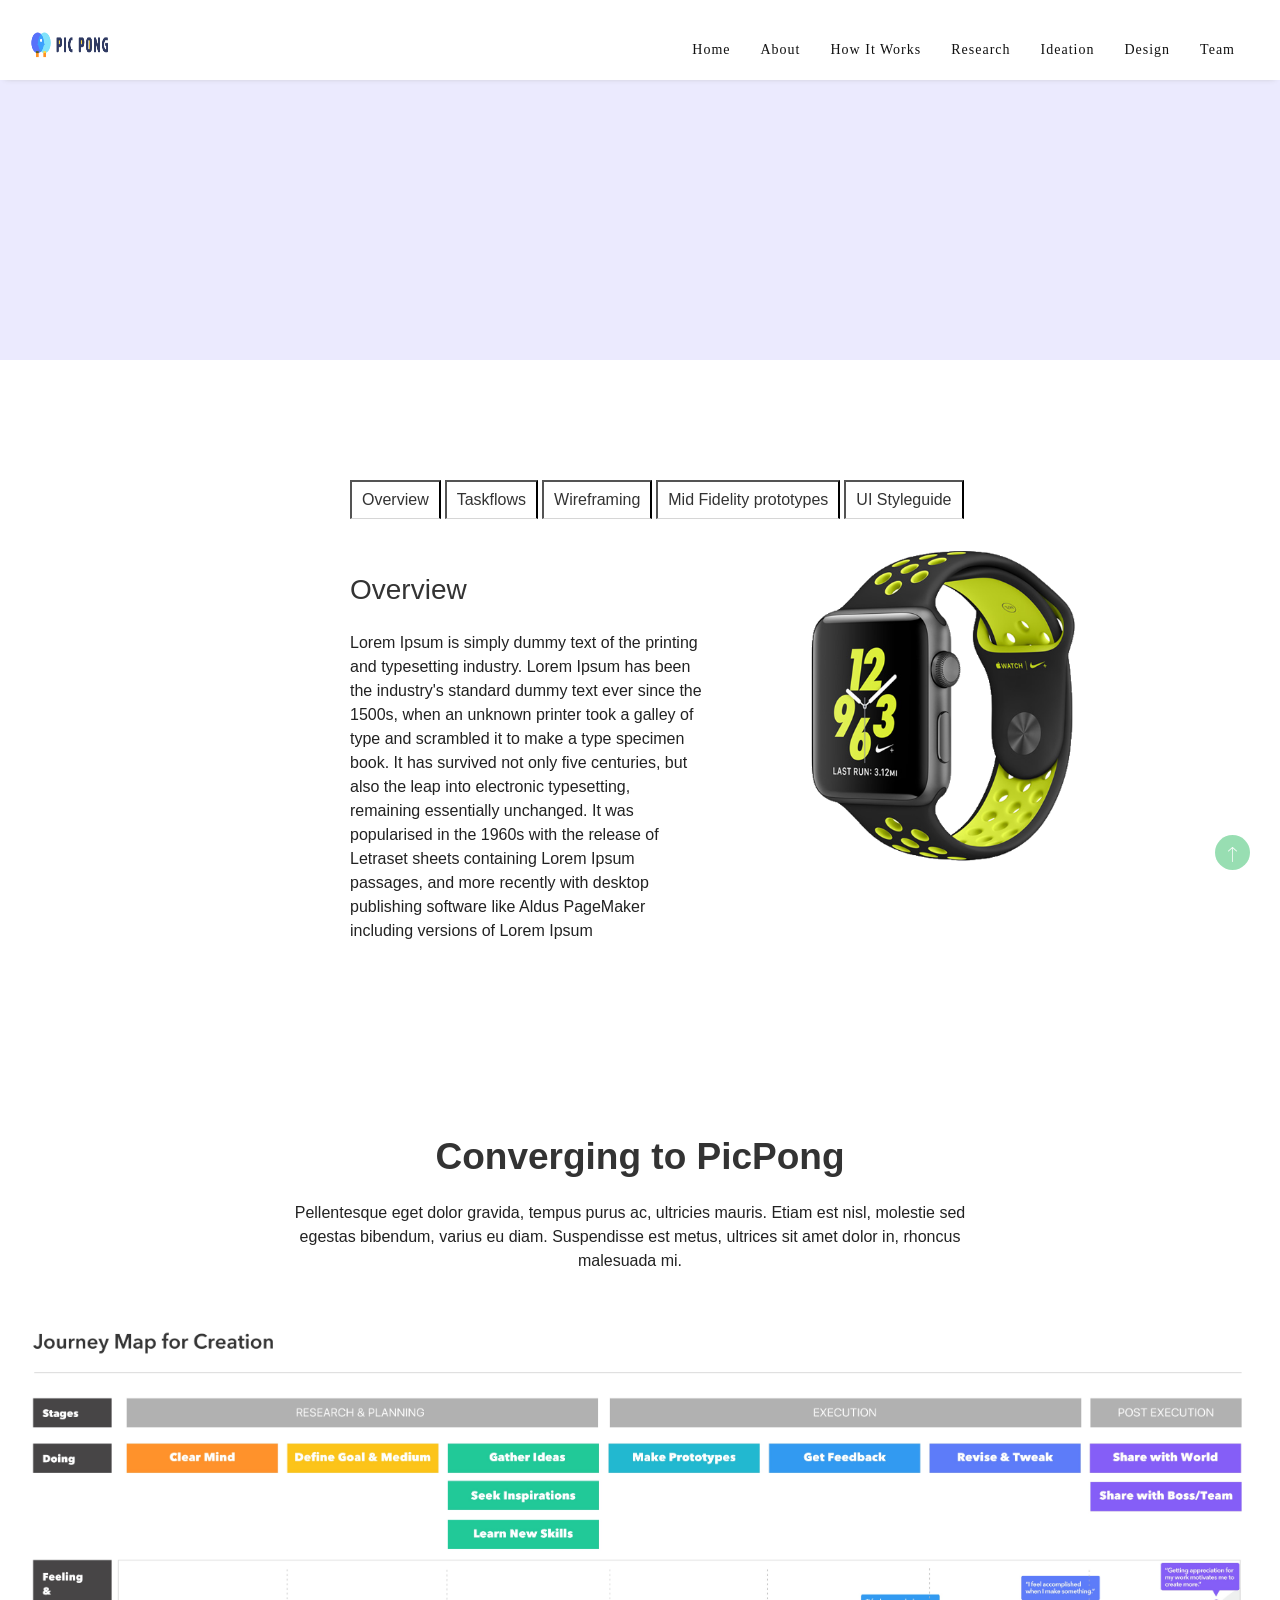
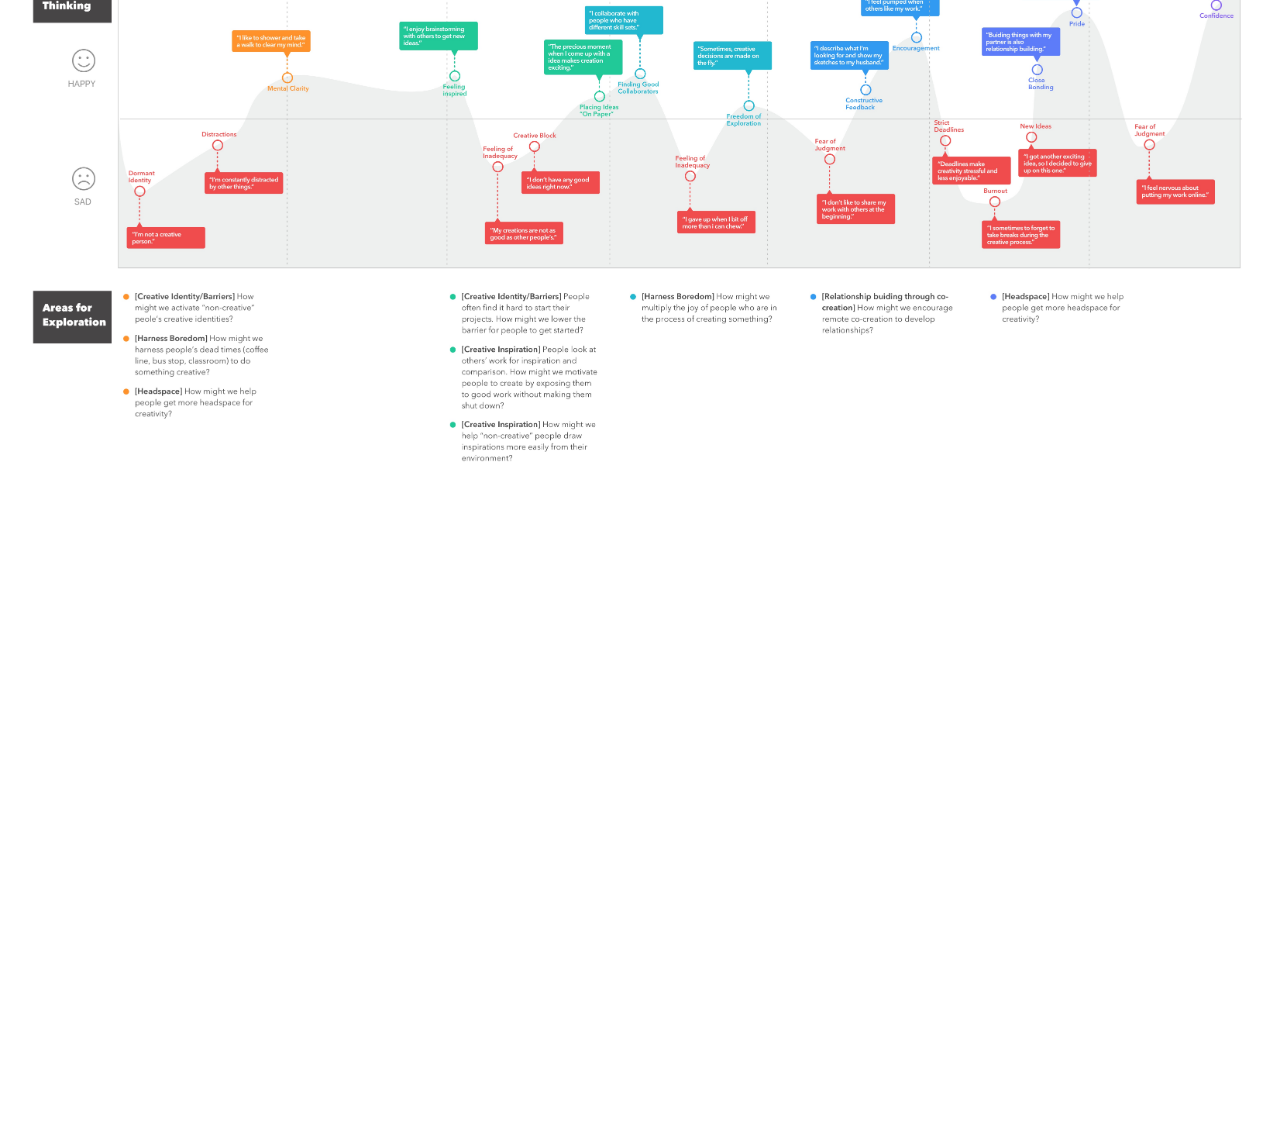
<file: design.html>
<!DOCTYPE html>
<html lang="en">
<head>
<meta charset="utf-8">
<title>iLand Multipurpose Landing Page Template</title>
<link rel="icon" href="images/favicon.png" type="image/png" sizes="16x16">
<meta name="viewport" content="width=device-width, initial-scale=1">
<meta name="description" content="iLand Multipurpose Landing Page Template">
<meta name="keywords" content="iLand HTML Template, iLand Landing Page, Landing Page Template">
<link href="css/bootstrap.min.css" rel="stylesheet" type="text/css" media="all" />
<link href="https://fonts.googleapis.com/css?family=Open%20Sans:300,400,500,600,700" rel="stylesheet" type="text/css">
<link rel="stylesheet" href="css/animate.css">
<!-- Resource style -->
<link rel="stylesheet" href="css/owl.carousel.css">
<link rel="stylesheet" href="css/owl.theme.css">
<link rel="stylesheet" href="css/ionicons.min.css">
<!-- Resource style -->
<link href="css/about.css" rel="stylesheet" type="text/css" media="all" />
</head>
<body>
<div class="wrapper">
  <div class="container">
    <nav class="navbar navbar-default navbar-fixed-top">
      <div class="container"> 
        <!-- Brand and toggle get grouped for better mobile display -->
        <div class="navbar-header page-scroll">
          <button type="button" class="navbar-toggle" data-toggle="collapse" data-target="#bs-example-navbar-collapse-1" aria-expanded="false"> <span class="sr-only">Toggle navigation</span> <span class="icon-bar"></span> <span class="icon-bar"></span> <span class="icon-bar"></span> </button>
          <a class="navbar-brand page-scroll" href="index.html"><img src="images/logo.png" width="80" height="30" alt="iLand" /></a> </div>
        <!-- Collect the nav links, forms, and other content for toggling -->
        <div class="collapse navbar-collapse navbar-right" id="bs-example-navbar-collapse-1">
          <ul class="nav navbar-nav">
            <li><a class="page-scroll" href="index.html">Home</a></li>
            <li><a class="page-scroll" href="about.html">About</a></li>
            <li><a class="page-scroll" href="product.html">How it works</a></li>
            <li><a class="page-scroll" href="research.html">Research</a></li>
            <li><a class="page-scroll" href="ideation.html">Ideation</a></li>
            <li><a class="page-scroll" href="design.html">Design</a></li>
             <li><a class="page-scroll" href="team.html">Team</a></li>
          </ul>
        </div>
      </div>
    </nav>
    <!-- /.navbar-collapse --> 
  </div>
  <!-- /.container-fluid -->
  
  <div class="main app form" id="main"><!-- Main Section-->
    <div class="hero-section">

      </div>
    </div>



    

      <div class="split-features2 split-content second ">
          <div>
            <button class="w3-bar-item w3-button" onclick="openCity('Overview')">Overview</button>
            <button class="w3-bar-item w3-button" onclick="openCity('Method1')">Taskflows</button>
            <button class="w3-bar-item w3-button" onclick="openCity('Method2')">Wireframing </button>
            <button class="w3-bar-item w3-button" onclick="openCity('Method3')">Mid Fidelity prototypes</button>
            <button class="w3-bar-item w3-button" onclick="openCity('Method4')">UI Styleguide</button>
           
          </div>


                  <div id="Overview" class="w3-container city">

                          <div class="col-md-5 nopadding">
                          <h1 class="wow fadeInUp">Overview</h1>
                          <p class="wow fadeInUp"> Lorem Ipsum is simply dummy text of the printing and typesetting industry. Lorem Ipsum has been the industry's standard dummy text ever since the 1500s, when an unknown printer took a galley of type and scrambled it to make a type specimen book. It has survived not only five centuries, but also the leap into electronic typesetting, remaining essentially unchanged. It was popularised in the 1960s with the release of Letraset sheets containing Lorem Ipsum passages, and more recently with desktop publishing software like Aldus PageMaker including versions of Lorem Ipsum</p>
                          </div>
                  
                          <div class="col-md-5 col-md-offset-1 nopadding">
                          <div class="split-image"> <img class="img-responsive wow" src="images/app_image2.png" alt="Image" /> </div>
                          </div>
                  </div>

                 

                  <div id="Method1" class="w3-container city" style="display:none">

                          <div class="col-md-5 nopadding">
                          <h1>Method 1</h1>
                          <p > Pellentesque eget dolor gravida, tempus purus ac, ultricies mauris. E</p>
                          <ul>
                            <li>Nulla ornare purus non consequat ultricies.</li>
                            <li>Etiam est nisl, molestie sed egestas bibendum</li>
                            <li>Aliquam vel euismod elit, sed suscipit est.</li>
                            <li>Curabitur egestas justo neque viverra vel. </li>
                          </ul>
                          </div>
                  
                          <div class="col-md-5 col-md-offset-1 nopadding">
                          <div class="split-image"> <img class="img-responsive wow" src="images/app_image2.png" alt="Image" /> </div>
                          </div>
                  </div>

      

                 <div id="Method2" class="w3-container city" style="display:none">

                     <div class="col-md-5 nopadding">
                      <h1>Method 2</h1>
                      <p> Pellentesque eget dolor gravida, tempus purus ac, ultricies mauris. Etiam est nisl, molestie sed egestas bibendum, varius eu diam. Suspendisse est metus, ultrices sit amet dolor in, rhoncus malesuada mi.</p>
                          <ul >
                            <li>Nulla ornare purus non consequat ultricies.</li>
                            <li>Etiam est nisl, molestie sed egestas bibendum</li>
                            
                          </ul>
                    </div>

                    <div class="col-md-5 col-md-offset-1 nopadding">
                       <div class="split-image"> <img class="img-responsive" src="images/app_image2.png" alt="Image" /> </div>
                    </div>

                  </div>

                 <div id="Method3" class="w3-container city" style="display:none">

                     <div class="col-md-5 nopadding">
                      <h1>Method 2</h1>
                      <p> Pellentesque eget dolor gravida, tempus purus ac, ultricies mauris. Etiam est nisl, molestie sed egestas bibendum, varius eu diam. Suspendisse est metus, ultrices sit amet dolor in, rhoncus malesuada mi.</p>
                          <ul >
                            <li>Nulla ornare purus non consequat ultricies.</li>
                            <li>Etiam est nisl, molestie sed egestas bibendum</li>
                            
                          </ul>
                    </div>

                    <div class="col-md-5 col-md-offset-1 nopadding">
                       <div class="split-image"> <img class="img-responsive" src="images/app_image2.png" alt="Image" /> </div>
                    </div>

                  </div>


                 <div id="Method4" class="w3-container city" style="display:none">

                     <div class="col-md-5 nopadding">
                      <h1>Method 2</h1>
                      <p> Pellentesque eget dolor gravida, tempus purus ac, ultricies mauris. Etiam est nisl, molestie sed egestas bibendum, varius eu diam. Suspendisse est metus, ultrices sit amet dolor in, rhoncus malesuada mi.</p>
                          <ul >
                            <li>Nulla ornare purus non consequat ultricies.</li>
                            <li>Etiam est nisl, molestie sed egestas bibendum</li>
                            
                          </ul>
                    </div>

                    <div class="col-md-5 col-md-offset-1 nopadding">
                       <div class="split-image"> <img class="img-responsive" src="images/app_image2.png" alt="Image" /> </div>
                    </div>

                  </div>


    </div>








<script>
function openCity(cityName) {
    var i;
    var x = document.getElementsByClassName("city");
    for (i = 0; i < x.length; i++) {
       x[i].style.display = "none";  
    }
    document.getElementById(cityName).style.display = "block";  
}
</script>













    
    
    <div class="pitch text-center">
      <div class="container">
        <div class="pitch-intro">
          <h1 class="wow fadeInDown" data-wow-delay="0.2s">Converging to PicPong</h1>
          <p class="wow fadeInDown" data-wow-delay="0.2s"> Pellentesque eget dolor gravida, tempus purus ac, ultricies mauris. Etiam est nisl, molestie sed egestas bibendum, varius eu diam. Suspendisse est metus, ultrices sit amet dolor in, rhoncus malesuada mi.</p>
       </div>
    </div>
   </div> 
 <img class="img-responsive" src="images/JourneyMap.jpg">

 <div class="pitch text-center">
      <div class="container">

        <div class="col-md-12">
          <div class="col-md-4 wow fadeInDown" data-wow-delay="0.2s">
            <div class="pitch-icon"> <i class="ion-ios-checkmark-outline"></i> </div>
            <div class="pitch-content">
              <h1>Insight 1</h1>
              <p> Aliquam vel euismod elit, sed suscipit est. Sed tincidunt venenatis ligula ac luctus. Fusce egestas volutpat mi sed pellentesque. </p>
            </div>
          </div>
          <div class="col-md-4 wow fadeInDown" data-wow-delay="0.2s">
            <div class="pitch-icon"> <i class="ion-ios-mic-outline"></i> </div>
            <div class="pitch-content">
              <h1>Insight 2</h1>
              <p> Aliquam vel euismod elit, sed suscipit est. Sed tincidunt venenatis ligula ac luctus. Fusce egestas volutpat mi sed pellentesque. </p>
            </div>
          </div>
         
          <div class="col-md-4 wow fadeInDown" data-wow-delay="0.2s">
            <div class="pitch-icon"> <i class="ion-ios-folder-outline"></i> </div>
            <div class="pitch-content">
              <h1>Insight 3</h1>
              <p> Aliquam vel euismod elit, sed suscipit est. Sed tincidunt venenatis ligula ac luctus. Fusce egestas volutpat mi sed pellentesque.  </p>
            </div>
          </div>

          <div class="col-md-4 col-md-offset-2 wow fadeInDown" data-wow-delay="0.2s">
            <div class="pitch-icon"> <i class="ion-ios-mic-outline"></i> </div>
            <div class="pitch-content">
              <h1>Insight 4</h1>
              <p> Aliquam vel euismod elit, sed suscipit est. Sed tincidunt venenatis ligula ac luctus. Fusce egestas volutpat mi sed pellentesque. </p>
            </div>
          </div>

          <div class="col-md-4 wow fadeInDown" data-wow-delay="0.2s">
            <div class="pitch-icon"> <i class="ion-ios-mic-outline"></i> </div>
            <div class="pitch-content">
              <h1>Insight 5</h1>
              <p> Aliquam vel euismod elit, sed suscipit est. Sed tincidunt venenatis ligula ac luctus. Fusce egestas volutpat mi sed pellentesque. </p>
            </div>
          </div>

        </div>
      </div>
    </div>
    

    
    <!-- Footer Section -->
    <!--
    <div class="footer">
      <div class="container">
        <div class="col-md-7"> <img src="images/logo.png" width="80" height="30" alt="Image" />
          <p> Lorem ipsum dolor sit. Incidunt laborum beatae earum nihil odio consequatur officiis
tempore consequuntur officia ducimus unde doloribus quod unt repell  </p>
          <div class="footer-text">
            <p> Copyright © 2016 iLand. All Rights Reserved. Made with <i class="ion-heart"></i> by <a href="http://www.designstub.com/">Designstub</a></p>
          </div>
        </div>
        <div class="col-md-5">
            <h1>Contact Us</h1>
            <p> Contact our 24/7 customer support if you have any <br class="hidden-xs">
              questions. We'll help you out. </p>
            <a href="mailto:support@gmail.com">contact@iland.com</a> </div>
        </div>
      </div>
    </div>

    -->
    
    <!-- Scroll To Top --> 
    
    <a id="back-top" class="back-to-top page-scroll" href="#main"> <i class="ion-ios-arrow-thin-up"></i> </a> 
    
    <!-- Scroll To Top Ends--> 
    
  </div>
  <!-- Main Section --> 
</div>
<!-- Wrapper--> 

<!-- Jquery and Js Plugins --> 
<script type="text/javascript" src="js/jquery-2.1.1.js"></script> 
<script type="text/javascript" src="js/bootstrap.min.js"></script>

<script type="text/javascript" src="js/plugins.js"></script> 
<script type="text/javascript" src="js/menu.js"></script> 
<script type="text/javascript" src="js/custom.js"></script>
<script src="js/jquery.subscribe.js"></script> 
</body>
</html>
</file>
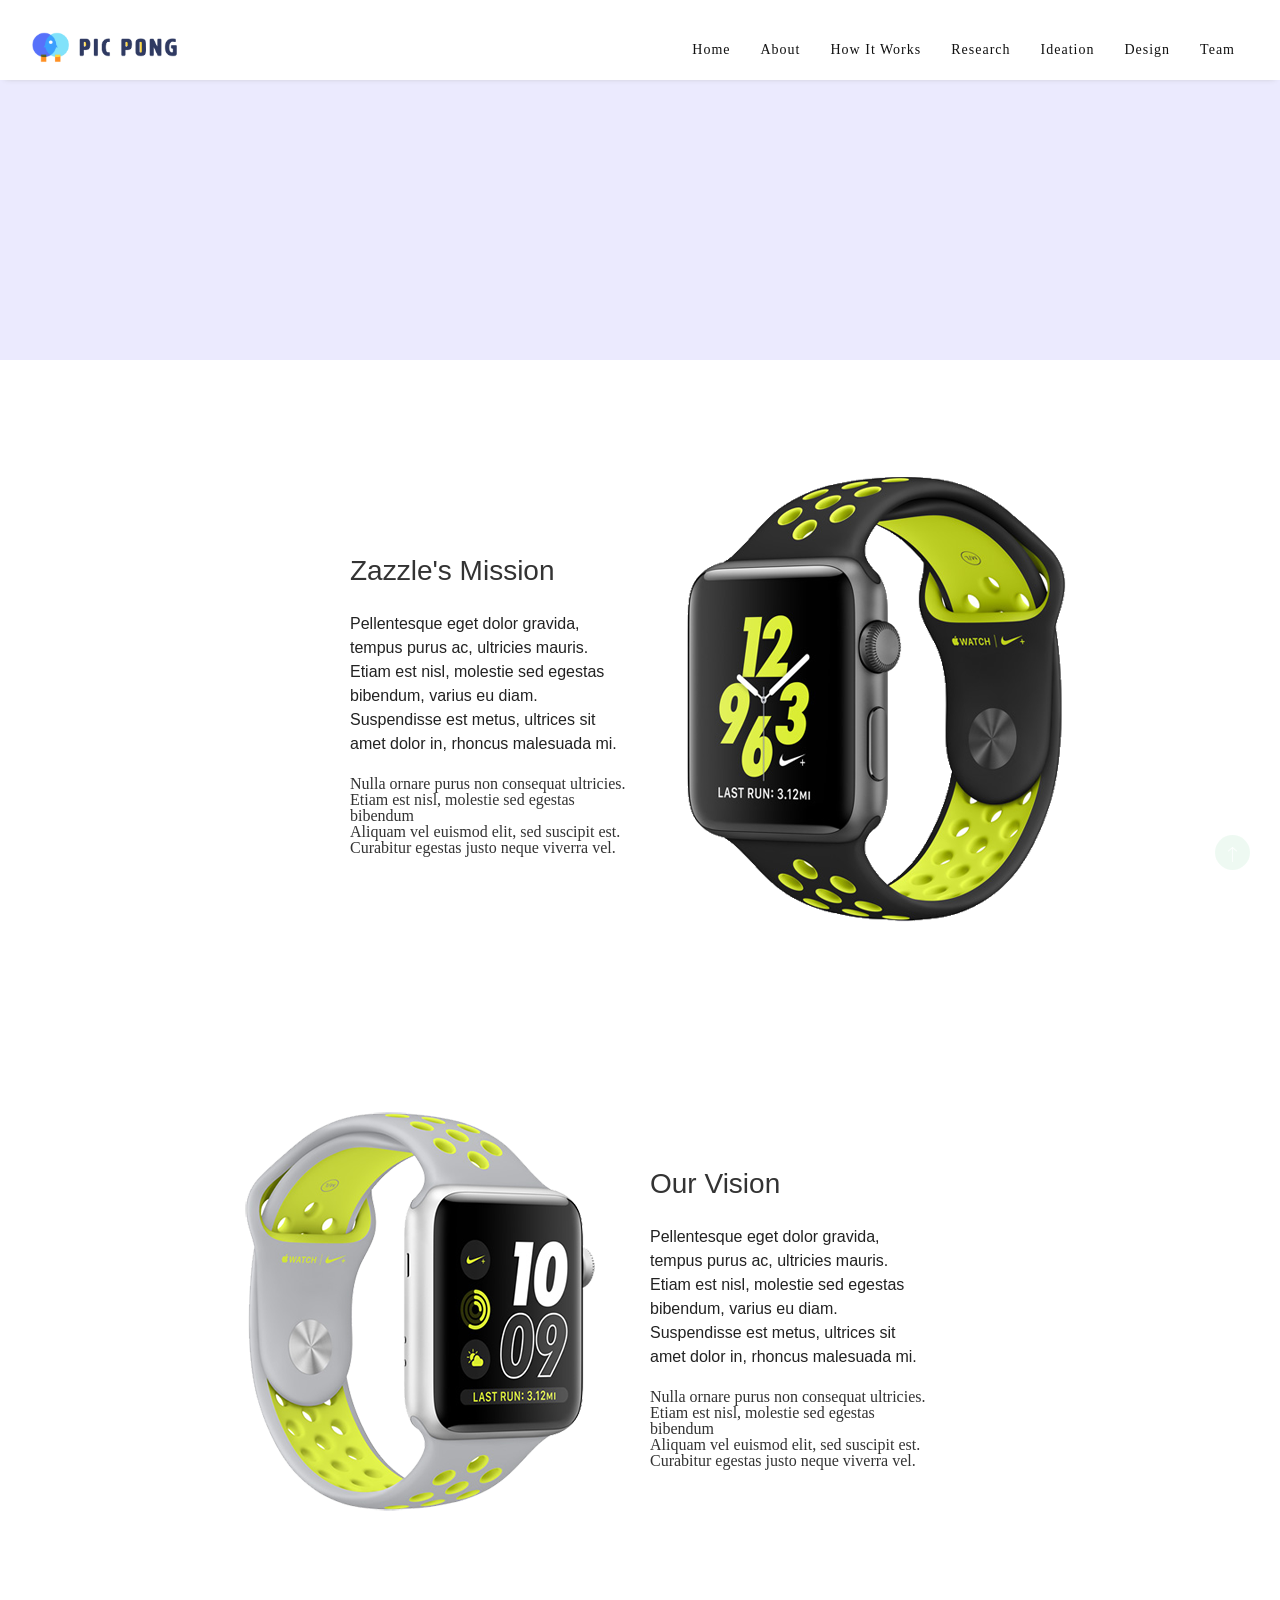
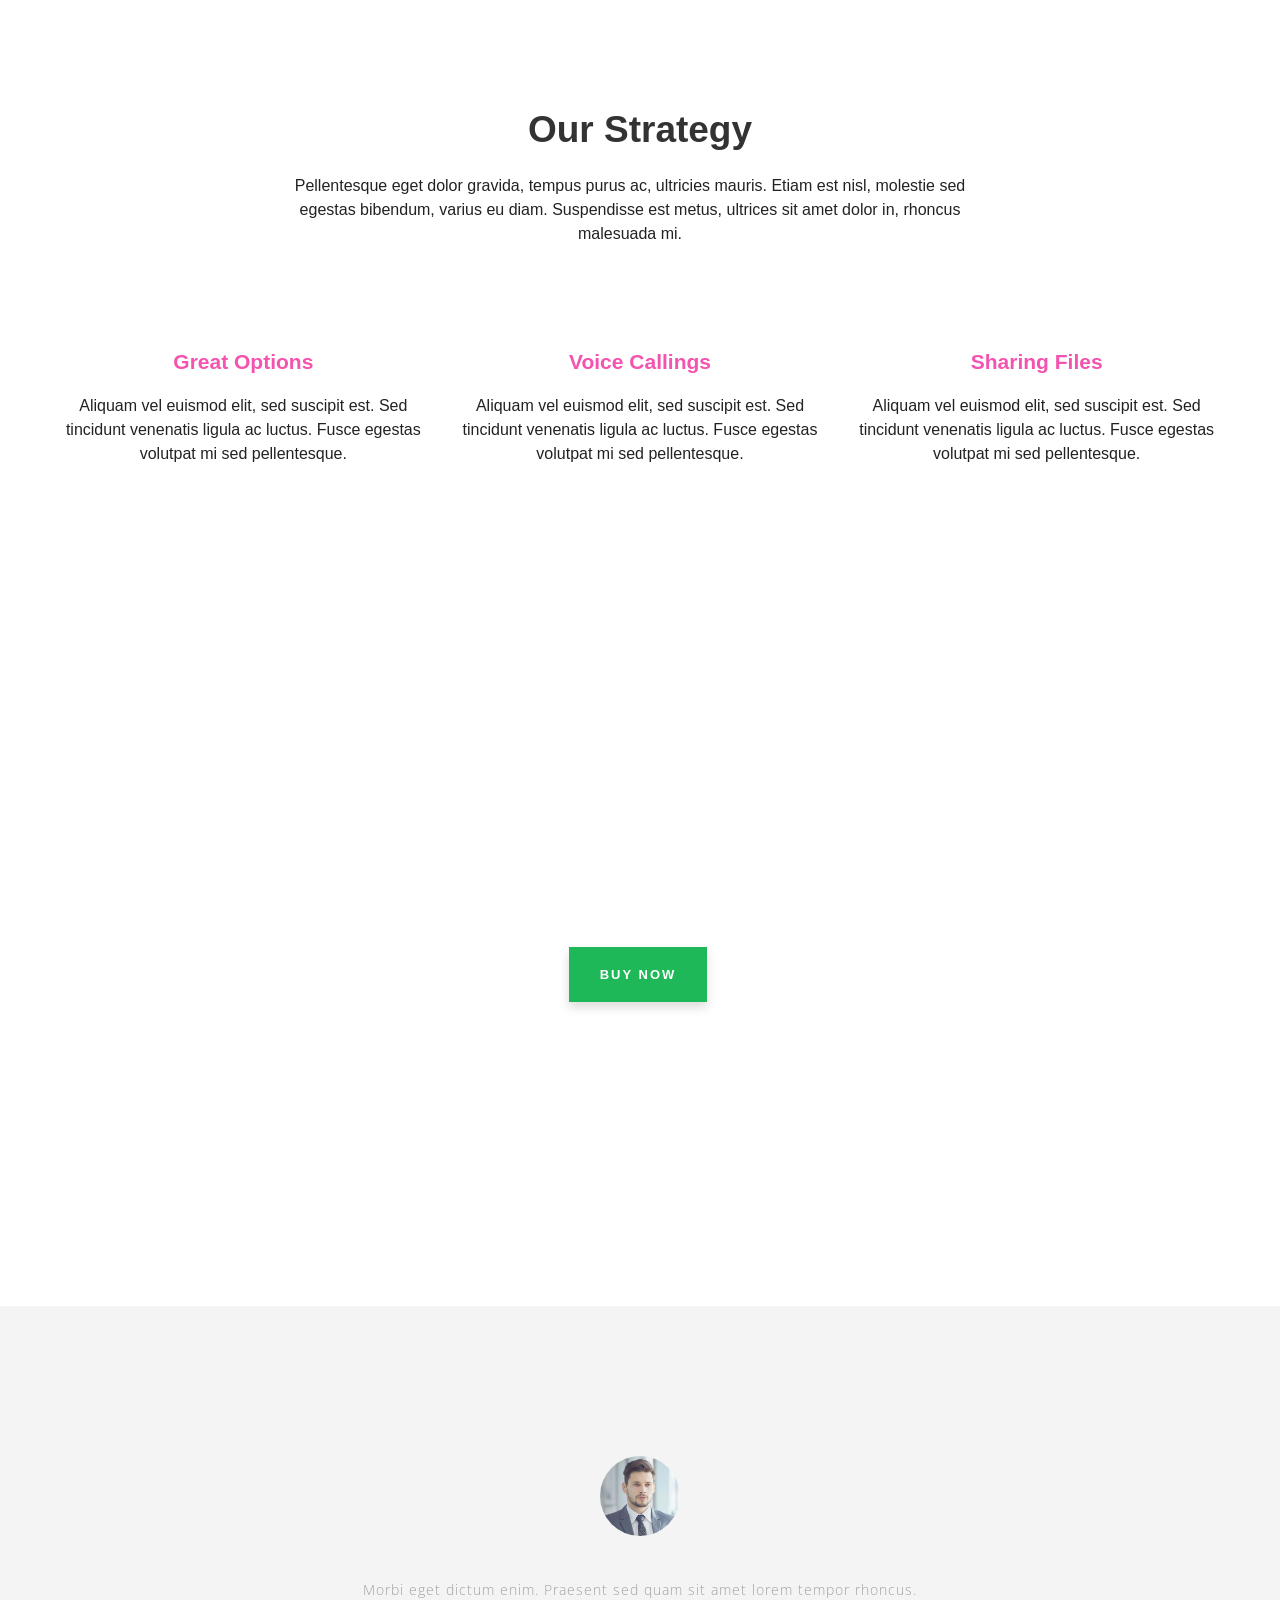
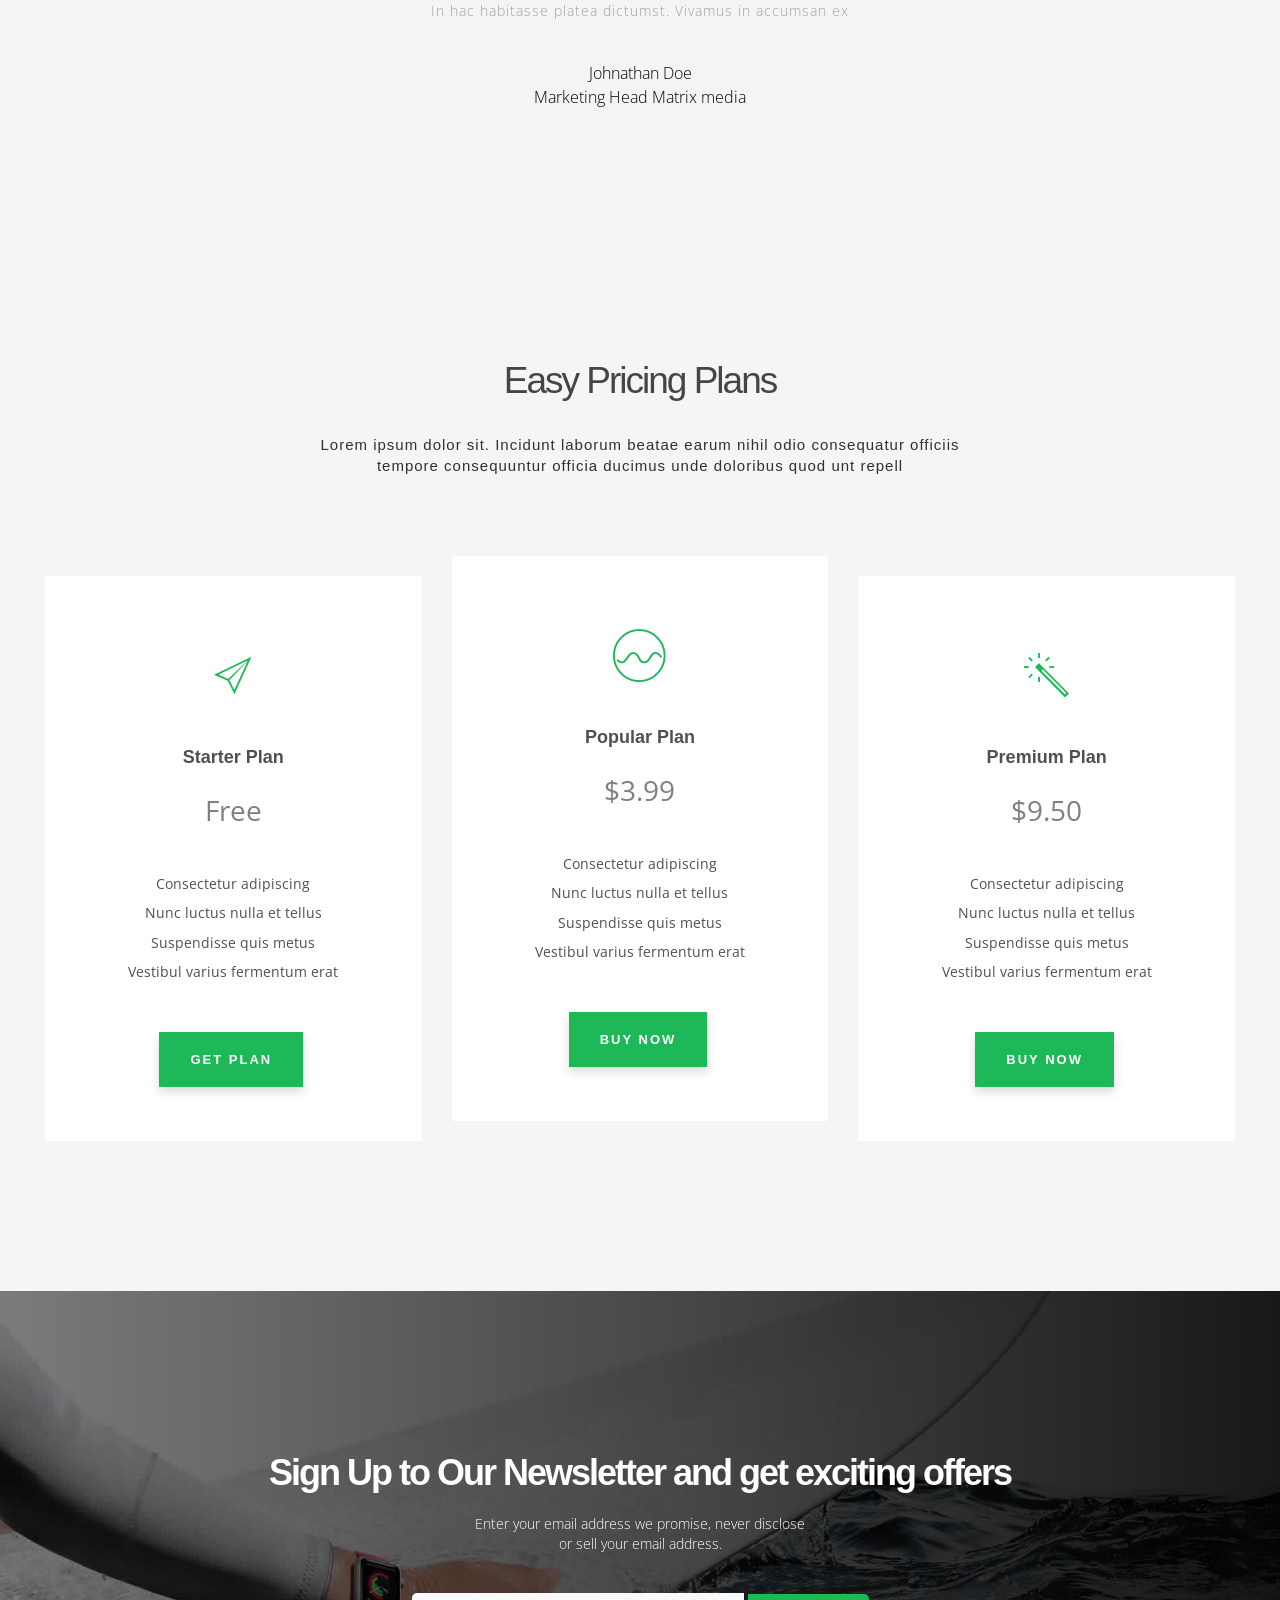
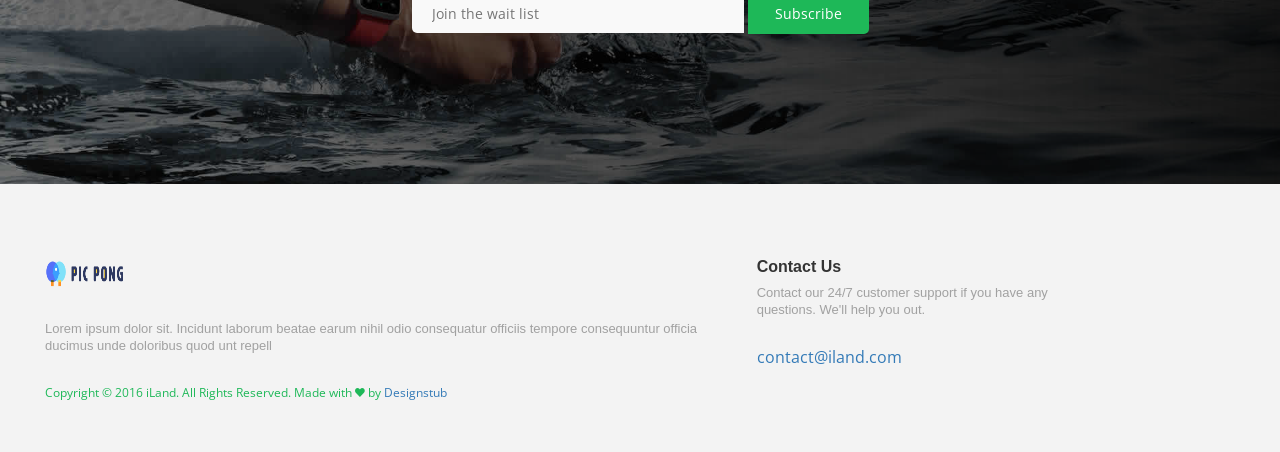
<file: original.html>
<!DOCTYPE html>
<html lang="en">
<head>
<meta charset="utf-8">
<title>iLand Multipurpose Landing Page Template</title>
<link rel="icon" href="images/favicon.png" type="image/png" sizes="16x16">
<meta name="viewport" content="width=device-width, initial-scale=1">
<meta name="description" content="iLand Multipurpose Landing Page Template">
<meta name="keywords" content="iLand HTML Template, iLand Landing Page, Landing Page Template">
<link href="css/bootstrap.min.css" rel="stylesheet" type="text/css" media="all" />
<link href="https://fonts.googleapis.com/css?family=Open%20Sans:300,400,500,600,700" rel="stylesheet" type="text/css">
<link rel="stylesheet" href="css/animate.css">
<!-- Resource style -->
<link rel="stylesheet" href="css/owl.carousel.css">
<link rel="stylesheet" href="css/owl.theme.css">
<link rel="stylesheet" href="css/ionicons.min.css">
<!-- Resource style -->
<link href="css/about.css" rel="stylesheet" type="text/css" media="all" />
</head>
<body>
<div class="wrapper">
  <div class="container">
    <nav class="navbar navbar-default navbar-fixed-top">
      <div class="container"> 
        <!-- Brand and toggle get grouped for better mobile display -->
        <div class="navbar-header page-scroll">
          <button type="button" class="navbar-toggle" data-toggle="collapse" data-target="#bs-example-navbar-collapse-1" aria-expanded="false"> <span class="sr-only">Toggle navigation</span> <span class="icon-bar"></span> <span class="icon-bar"></span> <span class="icon-bar"></span> </button>
        <a class="navbar-brand page-scroll" href="#main"><img src="images/logo.png" width="150" height="auto" alt="iLand" /></a> </div>
        <!-- Collect the nav links, forms, and other content for toggling -->
        <div class="collapse navbar-collapse navbar-right" id="bs-example-navbar-collapse-1">
          <ul class="nav navbar-nav">
            <li><a class="page-scroll" href="index.html">Home</a></li>
            <li><a class="page-scroll" href="about.html">About</a></li>
            <li><a class="page-scroll" href="product.html">How it works</a></li>
            <li><a class="page-scroll" href="research.html">Research</a></li>
            <li><a class="page-scroll" href="ideation.html">Ideation</a></li>
            <li><a class="page-scroll" href="design.html">Design</a></li>
             <li><a class="page-scroll" href="team.html">Team</a></li>
          </ul>
        </div>
      </div>
    </nav>
    <!-- /.navbar-collapse --> 
  </div>
  <!-- /.container-fluid -->
  
  <div class="main app form" id="main"><!-- Main Section-->
    <div class="hero-section">
     
<!-- Content on cover pic
      <div class="container nopadding">
        <div class="col-md-5"> <img class="img-responsive wow fadeInUp" data-wow-delay="0.1s" src="images/app-signup.png" alt="App" /> </div>
        <div class="col-md-7">
          <div class="hero-content">
            <h1 class="wow fadeInUp" data-wow-delay="0.1s">Landing Page for Apple Watch</h1>
            <p class="wow fadeInUp" data-wow-delay="0.2s"> Beoplay A1 bluetooth speakers image on the left is owned by Bang and Olufsen and is released under creative
              commons lisence. </p>
            <div class="sub-form wow fadeInUp" data-wow-delay="0.3s">
              <form class="subscribe-form wow zoomIn" action="php/subscribe.php" method="post" name="subscribeform" id="subscribeform">
              <input class="mail" type="email" name="email" placeholder="Join the wait list" autocomplete="off" id="subemail">
              <input class="submit-button" type="submit" value="Subscribe" name="send" id="subsubmit">
            </form>
              <!-- subscribe message -->
       <!-- <div id="mesaj"></div>-->
        <!-- subscribe message 
            </div>
          </div>
        </div>--> 



      </div>
    </div>



    
    <!-- Client Section -->
    
<!--
    <div class="client-section">
      <div class="container text-center">
        <div class="clients owl-carousel owl-theme">
          <div class="single"> <img src="images/client1.png" alt="Image" /> </div>
          <div class="single"> <img src="images/client2.png" alt="Image" /> </div>
          <div class="single"> <img src="images/client3.png" alt="Image" /> </div>
          <div class="single"> <img src="images/client1.png" alt="Image" /> </div>
          <div class="single"> <img src="images/client2.png" alt="Image" /> </div>
          <div class="single"> <img src="images/client3.png" alt="Image" /> </div>
        </div>
      </div>
    </div>
-->


<!--     
    <div class="app-features text-center" id="features">
      <div class="container">
        <h1 class="wow fadeInDown" data-wow-delay="0.1s">Features & Overviews</h1>
        <p class="wow fadeInDown" data-wow-delay="0.2s"> Aliquam sagittis ligula et sem lacinia, ut facilisis enim sollicitudin. Proin nisi est,<br class="hidden-xs">
          convallis nec purus vitae, iaculis posuere sapien. </p>
        <div class="col-md-4 features-left">
          <div class="col-md-12 wow fadeInDown" data-wow-delay="0.2s">
            <div class="icon"> <i class="ion-ios-analytics-outline"></i> </div>
            <div class="feature-single">
              <h1>Lorem Ipsum</h1>
              <p> Some lorem contetnt to fill the gap and make it look clean and organized. </p>
            </div>
          </div>
          <div class="col-md-12 wow fadeInDown" data-wow-delay="0.3s">
            <div class="icon"> <i class="ion-ios-briefcase-outline"></i> </div>
            <div class="feature-single">
              <h1>Lorem Ipsum</h1>
              <p> Some lorem contetnt to fill the gap and make it look clean and organized. </p>
            </div>
          </div>
          <div class="col-md-12 wow fadeInDown" data-wow-delay="0.4s">
            <div class="icon"> <i class="ion-ios-chatboxes-outline"></i> </div>
            <div class="feature-single">
              <h1>Lorem Ipsum</h1>
              <p> Some lorem contetnt to fill the gap and make it look clean and organized. </p>
            </div>
          </div>
        </div>
        <div class="col-md-4 wow fadeInDown" data-wow-delay="0.5s"> <img class="img-responsive" src="images/iPhone-app.png" alt="App" /> </div>
        <div class="col-md-4 features-left">
          <div class="col-md-12 wow fadeInDown" data-wow-delay="0.6s">
            <div class="icon"> <i class="ion-ios-cloud-download-outline"></i> </div>
            <div class="feature-single">
              <h1>Lorem Ipsum</h1>
              <p> Some lorem contetnt to fill the gap and make it look clean and organized. </p>
            </div>
          </div>
          <div class="col-md-12 wow fadeInDown" data-wow-delay="0.7s">
            <div class="icon"> <i class="ion-ios-copy-outline"></i> </div>
            <div class="feature-single">
              <h1>Lorem Ipsum</h1>
              <p> Some lorem contetnt to fill the gap and make it look clean and organized. </p>
            </div>
          </div>
          <div class="col-md-12 wow fadeInDown" data-wow-delay="0.8s">
            <div class="icon"> <i class="ion-ios-game-controller-b-outline"></i> </div>
            <div class="feature-single">
              <h1>Lorem Ipsum</h1>
              <p> Some lorem contetnt to fill the gap and make it look clean and organized. </p>
            </div>
          </div>
        </div>
      </div>
    </div>
-->


     <div class="split-features2">
      
      <div class="col-md-6 nopadding">
        <div class="split-content second">
          <h1 class="wow fadeInUp">Zazzle's Mission</h1>
          <p class="wow fadeInUp"> Pellentesque eget dolor gravida, tempus purus ac, ultricies mauris. Etiam est nisl, molestie sed egestas bibendum, varius eu diam. Suspendisse est metus, ultrices sit amet dolor in, rhoncus malesuada mi.</p>
          <ul class="wow fadeInUp">
            <li>Nulla ornare purus non consequat ultricies.</li>
            <li>Etiam est nisl, molestie sed egestas bibendum</li>
            <li>Aliquam vel euismod elit, sed suscipit est.</li>
            <li>Curabitur egestas justo neque viverra vel. </li>
          </ul>
        </div>
      </div>
      <div class="col-md-6" style="margin-top:5%">
        <div class="split-image"> <img class="img-responsive wow fadeIn" src="images/app_image2.png" alt="Image" /> </div>
      </div>
    </div>



    <div class="split-features">
      <div class="col-md-6" style="margin-top:5%">
        <div class="split-image"> <img class="img-responsive wow fadeIn" src="images/app_image.png" alt="Image" /> </div>
      </div>
      <div class="col-md-6 nopadding">
        <div class="split-content">
          <h1 class="wow fadeInUp">Our Vision</h1>
          <p class="wow fadeInUp"> Pellentesque eget dolor gravida, tempus purus ac, ultricies mauris. Etiam est nisl, molestie sed egestas bibendum, varius eu diam. Suspendisse est metus, ultrices sit amet dolor in, rhoncus malesuada mi.</p>
          <ul class="wow fadeInUp">
            <li>Nulla ornare purus non consequat ultricies.</li>
            <li>Etiam est nisl, molestie sed egestas bibendum</li>
            <li>Aliquam vel euismod elit, sed suscipit est.</li>
            <li>Curabitur egestas justo neque viverra vel. </li>
          </ul>
        </div>
      </div>
    </div>
    

    
    
    <div class="pitch text-center">
      <div class="container">
        <div class="pitch-intro">
          <h1 class="wow fadeInDown" data-wow-delay="0.2s">Our Strategy</h1>
          <p class="wow fadeInDown" data-wow-delay="0.2s"> Pellentesque eget dolor gravida, tempus purus ac, ultricies mauris. Etiam est nisl, molestie sed egestas bibendum, varius eu diam. Suspendisse est metus, ultrices sit amet dolor in, rhoncus malesuada mi.</p>
        </div>
        <div class="col-md-12">
          <div class="col-md-4 wow fadeInDown" data-wow-delay="0.2s">
            <div class="pitch-icon"> <i class="ion-ios-checkmark-outline"></i> </div>
            <div class="pitch-content">
              <h1>Great Options</h1>
              <p> Aliquam vel euismod elit, sed suscipit est. Sed tincidunt venenatis ligula ac luctus. Fusce egestas volutpat mi sed pellentesque. </p>
            </div>
          </div>
          <div class="col-md-4 wow fadeInDown" data-wow-delay="0.2s">
            <div class="pitch-icon"> <i class="ion-ios-mic-outline"></i> </div>
            <div class="pitch-content">
              <h1>Voice Callings</h1>
              <p> Aliquam vel euismod elit, sed suscipit est. Sed tincidunt venenatis ligula ac luctus. Fusce egestas volutpat mi sed pellentesque. </p>
            </div>
          </div>
          <div class="col-md-4 wow fadeInDown" data-wow-delay="0.2s">
            <div class="pitch-icon"> <i class="ion-ios-folder-outline"></i> </div>
            <div class="pitch-content">
              <h1>Sharing Files</h1>
              <p> Aliquam vel euismod elit, sed suscipit est. Sed tincidunt venenatis ligula ac luctus. Fusce egestas volutpat mi sed pellentesque.  </p>
            </div>
          </div>
        </div>
      </div>
    </div>
    <div class="feature-sub">
      <div class="container">
        <div class="sub-inner">
          <h1 class="wow fadeInUp">Creative Landing App For Your Easy Life! Simple Reliable & Understandable for your customers </h1>
          <a href="#" class="btn btn-action wow fadeInUp">Buy now</a> </div>
      </div>
    </div>
    <div id="review-section" class="review-section">
      <div class="container">
        <div class="col-md-10 col-md-offset-1">
          <div class="reviews owl-carousel owl-theme">
            <div class="review-single"><img class="img-circle" src="images/customer1.png" alt="Client Testimonoal" />
              <div class="review-text wow fadeInUp" data-wow-delay="0.2s">
                <p>Morbi eget dictum enim. Praesent sed quam sit amet lorem tempor rhoncus. <br>In hac habitasse platea dictumst. Vivamus in accumsan ex</p>
                <h3>Johnathan Doe</h3>
                <h3>Marketing Head Matrix media</h3>
              </div>
            </div>
            <div class="review-single"><img class="img-circle" src="images/customer2.png" alt="Client Testimonoal" />
              <div class="review-text">
                <p>Morbi eget dictum enim. Praesent sed quam sit amet lorem tempor rhoncus. <br>In hac habitasse platea dictumst. Vivamus in accumsan ex</p>
                <h3>Oidila Matik</h3>
                <h3>President Lexo Inc</h3>
              </div>
            </div>
            <div class="review-single"><img class="img-circle" src="images/customer3.png" alt="Client Testimonoal" />
              <div class="review-text">
                <p>Morbi eget dictum enim. Praesent sed quam sit amet lorem tempor rhoncus. <br>In hac habitasse platea dictumst. Vivamus in accumsan ex</p>
                <h3>- Alex Dattilo</h3>
                <h3>CEO Optima Inc</h3>
              </div>
            </div>
            <div class="review-single"><img class="img-circle" src="images/customer4.png" alt="Client Testimonoal" />
              <div class="review-text">
                <p>Morbi eget dictum enim. Praesent sed quam sit amet lorem tempor rhoncus. <br>In hac habitasse platea dictumst. Vivamus in accumsan ex</p>
                <h3>- Robert Hammer</h3>
                <h3>design head Omega Corp</h3>
              </div>
            </div>
            <div class="review-single"><img class="img-circle" src="images/customer5.png" alt="Client Testimonoal" />
              <div class="review-text">
                <p>Morbi eget dictum enim. Praesent sed quam sit amet lorem tempor rhoncus. <br>In hac habitasse platea dictumst. Vivamus in accumsan ex</p>
                <h3>- Rita Valentine</h3>
                <h3>CEO Behena digital</h3>
              </div>
            </div>
          </div>
        </div>
      </div>
    </div>
    <div id="pricing" class="pricing-section text-center">
      <div class="container">
        <div class="col-md-12 col-sm-12 nopadding">
          <div class="pricing-intro">
            <h1 class="wow fadeInUp" data-wow-delay="0s">Easy Pricing Plans</h1>
            <p class="wow fadeInUp" data-wow-delay="0.2s"> Lorem ipsum dolor sit. Incidunt laborum beatae earum nihil odio consequatur officiis <br class="hidden-xs">tempore consequuntur officia ducimus unde doloribus quod unt repell </p>
          </div>
          <div class="col-sm-4">
            <div class="table-left wow fadeInUp" data-wow-delay="0.4s">
              <div class="icon"> <i class="ion-ios-paperplane-outline"></i> </div>
              <div class="pricing-details">
                <h2>Starter Plan</h2>
                <span>Free</span>
                <ul>
                  <li>Consectetur adipiscing</li>
                  <li>Nunc luctus nulla et tellus</li>
                  <li>Suspendisse quis metus</li>
                  <li>Vestibul varius fermentum erat</li>
                </ul>
                <button class="btn btn-primary btn-action btn-fill">Get Plan</button>
              </div>
            </div>
          </div>
          <div class="col-sm-4">
            <div class="table-right table-center wow fadeInUp" data-wow-delay="0.6s">
              <div class="icon"> <i class="ion-ios-analytics-outline"></i> </div>
              <div class="pricing-details">
                <h2>Popular Plan</h2>
                <span>$3.99</span>
              
                <ul>
                  <li>Consectetur adipiscing</li>
                  <li>Nunc luctus nulla et tellus</li>
                  <li>Suspendisse quis metus</li>
                  <li>Vestibul varius fermentum erat</li>
                </ul>
                <button class="btn btn-primary btn-action btn-fill">Buy Now</button>
              </div>
            </div>
          </div>
          <div class="col-sm-4">
            <div class="table-right wow fadeInUp" data-wow-delay="0.6s">
              <div class="icon"> <i class="ion-ios-color-wand-outline"></i> </div>
              <div class="pricing-details">
                <h2>Premium Plan</h2>
                <span>$9.50</span>
                <ul>
                  <li>Consectetur adipiscing</li>
                  <li>Nunc luctus nulla et tellus</li>
                  <li>Suspendisse quis metus</li>
                  <li>Vestibul varius fermentum erat</li>
                </ul>
                <button class="btn btn-primary btn-action btn-fill">Buy Now</button>
              </div>
            </div>
          </div>
        </div>
      </div>
    </div>
    
    <!-- Subscribe Form -->
    <div class="cta-sub no-color">
      <div class="container">
        <div class="cta-inner">
          <h1 class="wow fadeInUp" data-wow-delay="0s">Sign Up to Our Newsletter and get exciting offers</h1>
          <p class="wow fadeInUp" data-wow-delay="0.2s"> Enter your email address we promise, never disclose<br class="hidden-xs">
             or sell your email address. </p>
          <div class="form wow fadeInUp" data-wow-delay="0.3s">
            <form class="subscribe-form center-form wow zoomIn" action="php/subscribe.php" method="post" name="subscribeform" id="subscribeform">
              <input class="mail" type="email" name="email" placeholder="Join the wait list" autocomplete="off" id="subemail">
              <input class="submit-button" type="submit" value="Subscribe" name="send" id="subsubmit">
            </form>
              <!-- subscribe message -->
        <div id="mesaj"></div>
        <!-- subscribe message --> 
          </div>
        </div>
      </div>
    </div>
    
    <!-- Footer Section -->
    <div class="footer">
      <div class="container">
        <div class="col-md-7"> <img src="images/logo.png" width="80" height="30" alt="Image" />
          <p> Lorem ipsum dolor sit. Incidunt laborum beatae earum nihil odio consequatur officiis
tempore consequuntur officia ducimus unde doloribus quod unt repell  </p>
          <div class="footer-text">
            <p> Copyright © 2016 iLand. All Rights Reserved. Made with <i class="ion-heart"></i> by <a href="http://www.designstub.com/">Designstub</a></p>
          </div>
        </div>
        <div class="col-md-5">
            <h1>Contact Us</h1>
            <p> Contact our 24/7 customer support if you have any <br class="hidden-xs">
              questions. We'll help you out. </p>
            <a href="mailto:support@gmail.com">contact@iland.com</a> </div>
        </div>
      </div>
    </div>
    
    <!-- Scroll To Top --> 
    
    <a id="back-top" class="back-to-top page-scroll" href="#main"> <i class="ion-ios-arrow-thin-up"></i> </a> 
    
    <!-- Scroll To Top Ends--> 
    
  </div>
  <!-- Main Section --> 
</div>
<!-- Wrapper--> 

<!-- Jquery and Js Plugins --> 
<script type="text/javascript" src="js/jquery-2.1.1.js"></script> 
<script type="text/javascript" src="js/bootstrap.min.js"></script>

<script type="text/javascript" src="js/plugins.js"></script> 
<script type="text/javascript" src="js/menu.js"></script> 
<script type="text/javascript" src="js/custom.js"></script>
<script src="js/jquery.subscribe.js"></script> 
</body>
</html>
</file>
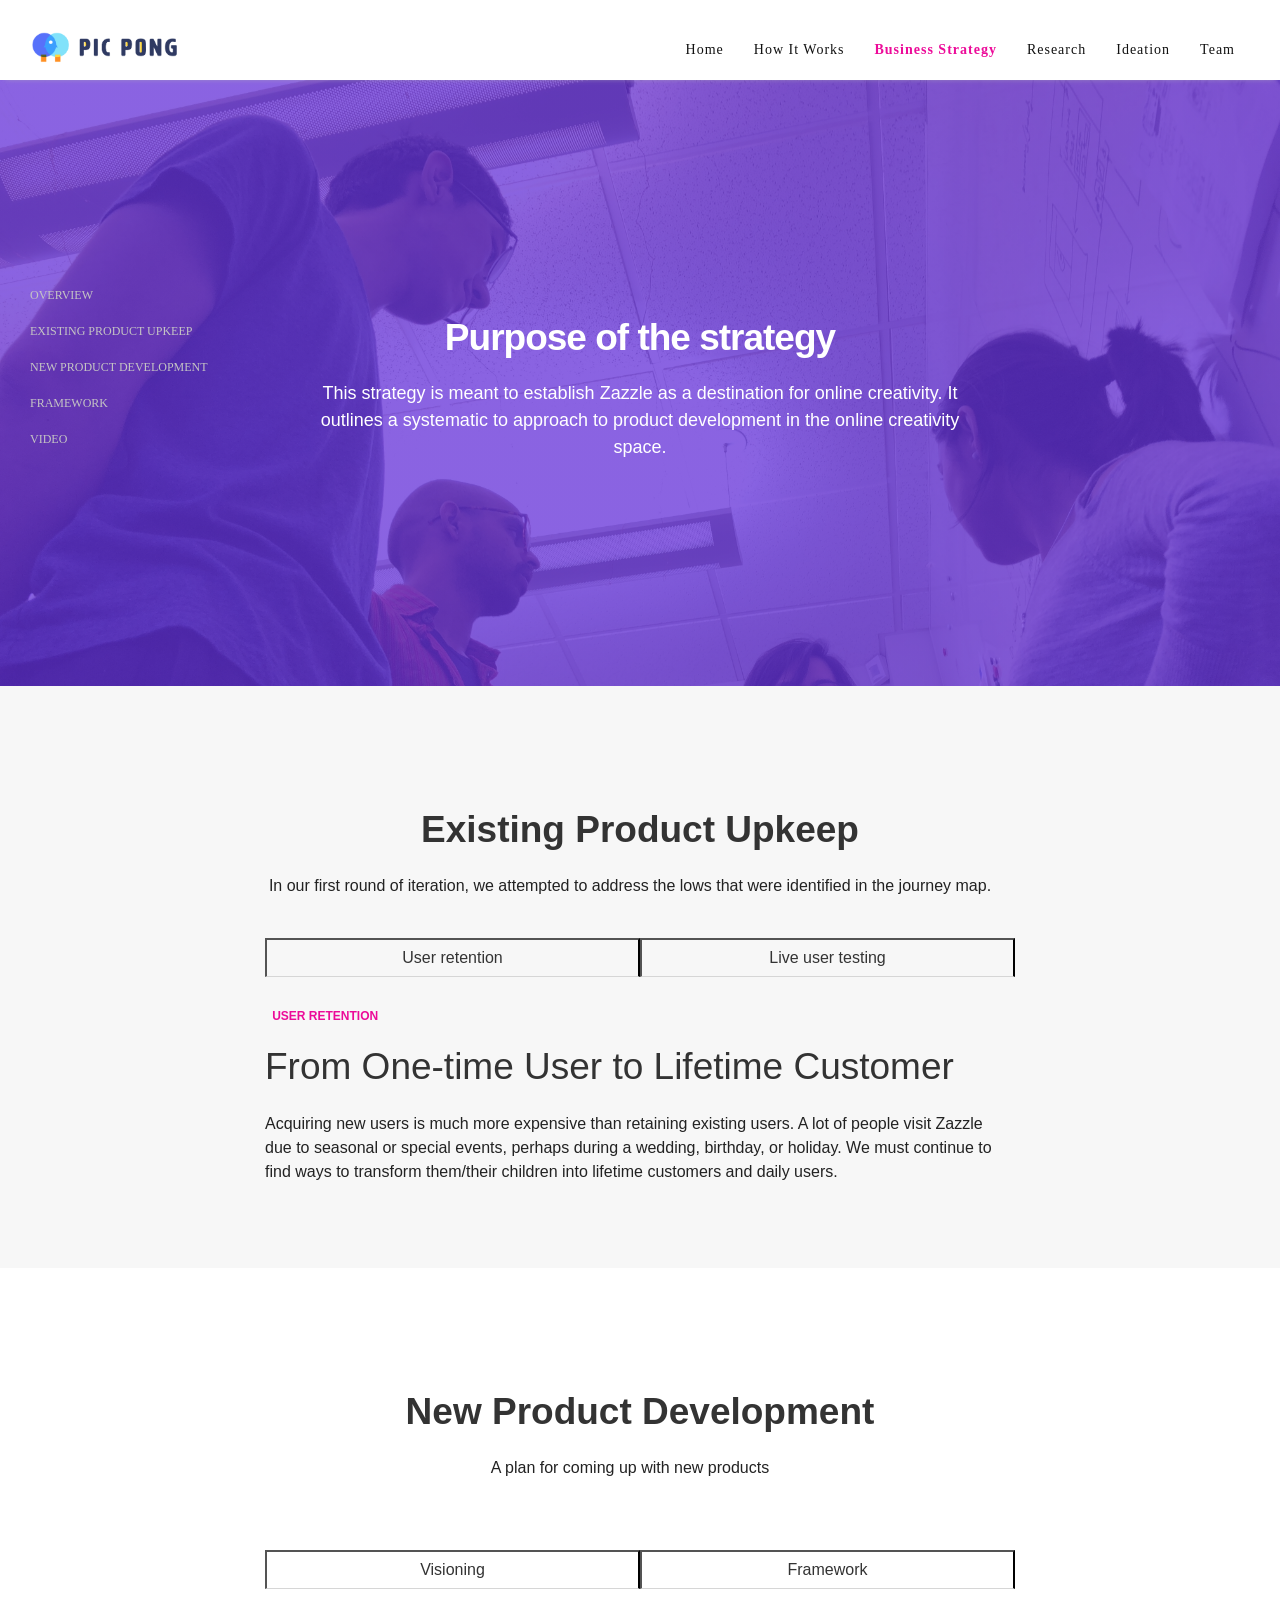
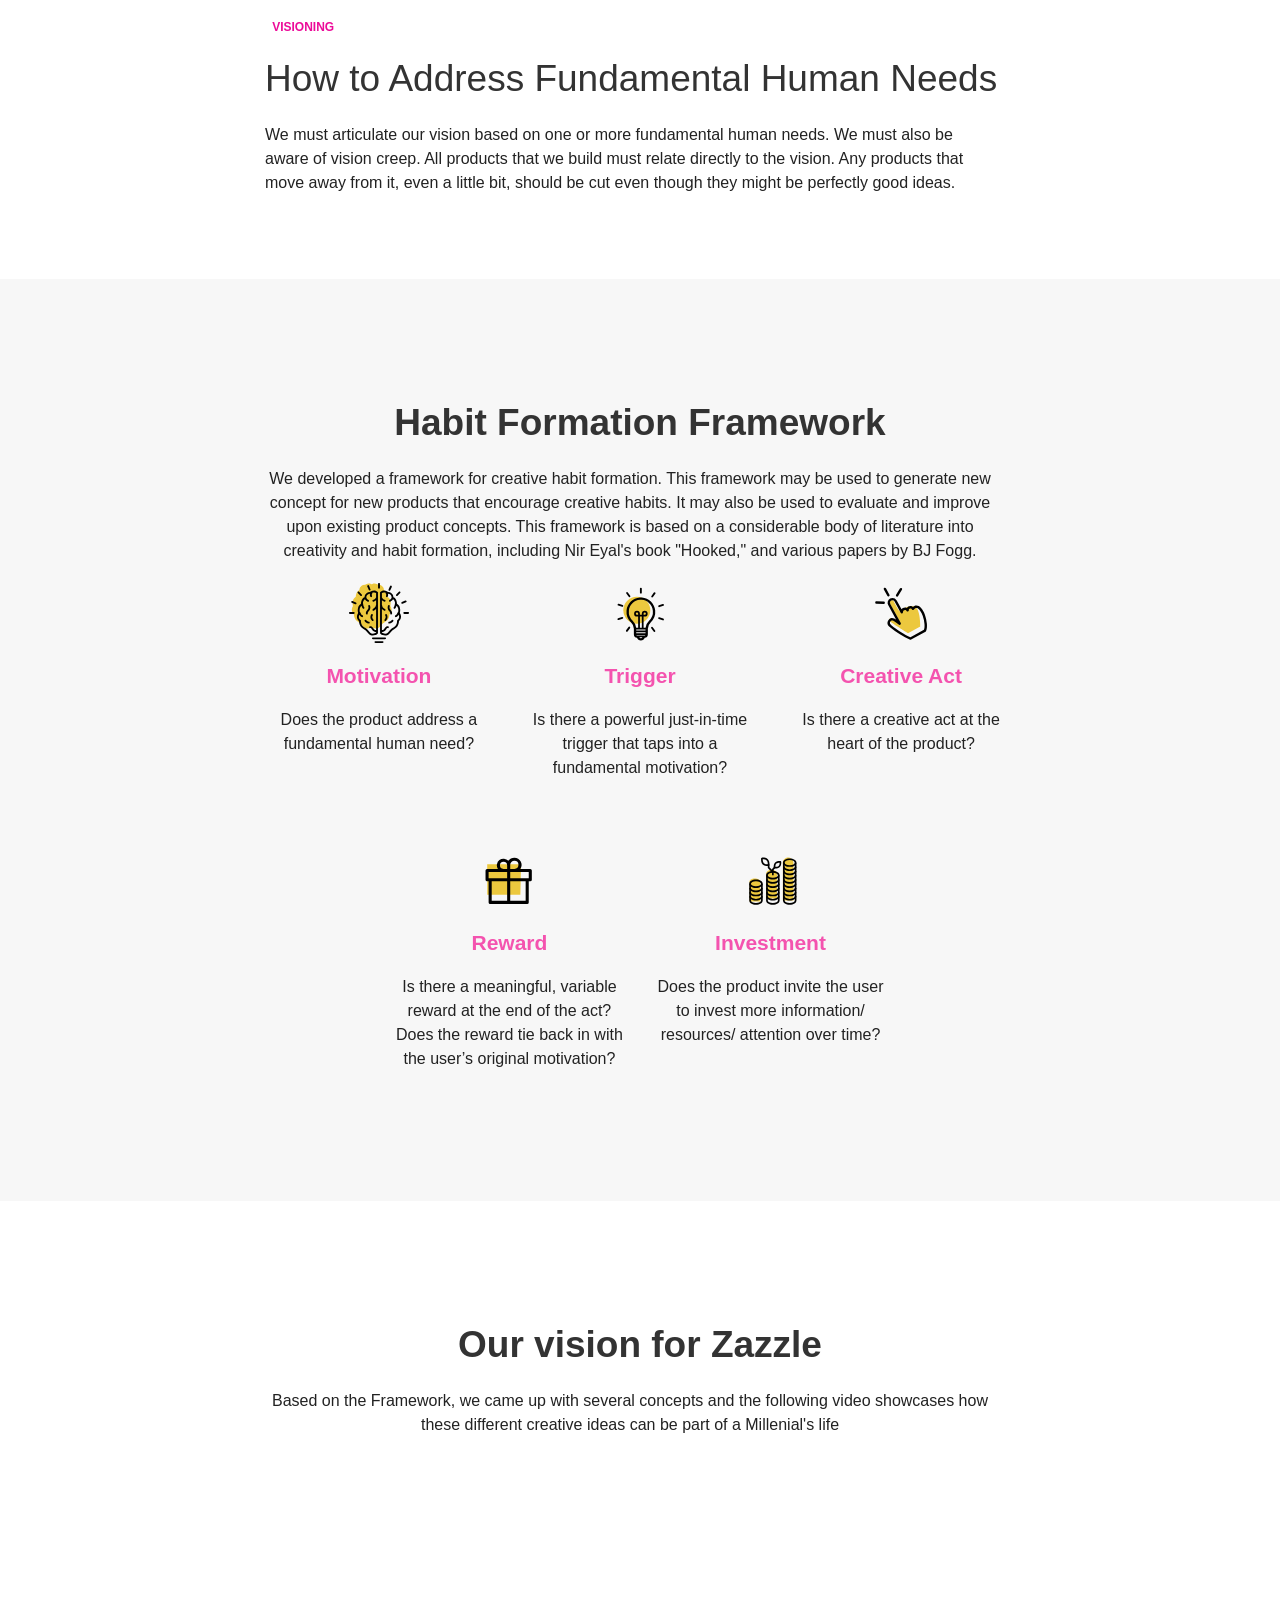
<file: strategy.html>
<!DOCTYPE html>
<html lang="en">
<head>
<meta charset="utf-8">
<title>PicPong by Zest | Zazzle</title>
<link rel="icon" href="images/favicon.png" type="image/png" sizes="16x16">
<meta name="viewport" content="width=device-width, initial-scale=1">
<meta name="description" content="MHCI Capstone 2018">
=
<link href="css/bootstrap.min.css" rel="stylesheet" type="text/css" media="all" />
<link href="https://fonts.googleapis.com/css?family=Open%20Sans:300,400,500,600,700" rel="stylesheet" type="text/css">
<link rel="stylesheet" href="css/animate.css">
<!-- Resource style -->
<link rel="stylesheet" href="css/owl.carousel.css">
<link rel="stylesheet" href="css/owl.theme.css">
<link rel="stylesheet" href="css/ionicons.min.css">
<!-- Resource style -->
<link href="css/about.css" rel="stylesheet" type="text/css" media="all" />
<script src="//ajax.googleapis.com/ajax/libs/jquery/1.11.1/jquery.min.js"></script>

<link href='https://fonts.googleapis.com/css?family=Lato:100,400,700' rel='stylesheet' type='text/css'>
</head>
<body>
<div class="wrapper">
  <div class="container">
    <nav class="navbar navbar-default navbar-fixed-top">
      <div class="container"> 
        <!-- Brand and toggle get grouped for better mobile display -->
        <div class="navbar-header page-scroll">
          <button type="button" class="navbar-toggle" data-toggle="collapse" data-target="#bs-example-navbar-collapse-1" aria-expanded="false"> <span class="sr-only">Toggle navigation</span> <span class="icon-bar"></span> <span class="icon-bar"></span> <span class="icon-bar"></span> </button>
        <a class="navbar-brand page-scroll" href="#main"><img src="images/logo.png" width="150" height="auto" alt="iLand" /></a> </div>
        <!-- Collect the nav links, forms, and other content for toggling -->
        <div class="collapse navbar-collapse navbar-right" id="bs-example-navbar-collapse-1">
          <ul class="nav navbar-nav">
           <li><a class="page-scroll" href="index.html">Home</a></li>
            <li><a class="page-scroll" href="product.html">How it works</a></li>
            <li><a class="page-scroll highlight" href="strategy.html">Business Strategy</a></li>
            <li><a class="page-scroll" href="research.html">Research</a></li>
            <li><a class="page-scroll" href="ideation.html">Ideation</a></li>
            <li><a class="page-scroll" href="team.html">Team</a></li>
          </ul>
        </div>
      </div>
    </nav>
    <!-- /.navbar-collapse --> 
  </div>
  <!-- /.container-fluid -->


<div class="container">

                <div class="sidenav" id="sidebar">
                <div id="checkdiv"></div>
                <nav class="">


                <ul>
                  <li><a href="#strategycover" class="active">Overview</a></li>
                  <li><a class="scroll" href="#first" >Existing Product Upkeep</a></li>
                  <li><a class="scroll" href="#secondish">New Product Development</a></li>
                   <li><a class="scroll" href="#framework">Framework</a></li>
                  
                  <li><a class="scroll" href="#video">Video</a></li>
                  
                   

                </ul>
                </nav>
                </div>

  </div>

 


 <div class="main app form" id="strategycover"><!-- Main Section-->

 

    
     
<!-- Content on cover pic-->
      <div class="text-center container nopadding">
          <div class="hero-content">
            <h1 class="wow fadeInUp" data-wow-delay="0.1s"> Purpose of the strategy
            </h1>
             <p class="wow fadeInUp" data-wow-delay="0.1s">  This strategy is meant to establish Zazzle as a destination for online creativity. It outlines a systematic to approach to product development in the online creativity space.
</p>
         
         </div>
      </div>
   </div>









<div id="first" class="grey">
       <div class="container">
       
        <div class="pitch text-center">
       
                <div class="pitch-intro">
                          <h1 class="wow fadeInDown" data-wow-delay="0.2s">Existing Product Upkeep</h1>
          <p class="wow fadeInDown" data-wow-delay="0.2s"> In our first round of iteration, we attempted to address the lows that were identified in the journey map.</b></p> 
                  </div>
                  </div>
      


        <div class="pitch-intro " style="padding-top: 20px; padding-bottom: 100px;">
                  

 
                  
                  <div class="wow fadeInUp pitch-intro col-md-12 nopadding" >
                    
                    <button class="w3-bar-item w3-button col-md-6 " onclick="openCity('Method1')">User retention </button>
                    <button class="w3-bar-item w3-button col-md-6 " onclick="openCity('Method2')">Live user testing </button>
                    
                  </div>
             


                  <div id="Method1" class="w3-container city col-md-12 nopadding">

                          
                      
                                        <div class="col-md-12 nopadding" >
                                      
                                  

                                           <p class="wow fadeInUp label">User retention</p>
                                              <h1 class="light wow fadeInUp">From One-time User to Lifetime Customer</h1>
                                              <p class="wow fadeInUp"> 
                                                  Acquiring new users is much more expensive than retaining existing users. A lot of people visit Zazzle due to seasonal or special events, perhaps during a wedding, birthday, or holiday. We must continue to find ways to transform them/their children into lifetime customers and daily users.

                                                  </p>
                                         </div>
                                    <!--    <div class="col-md-5   nopadding" >
                                        <div class="split-image"> <img class="img-responsive wow" src="images/research1squared.png" alt="Image"  style="max-width: 70%;"/> </div> 
                                        </div>-->
                        
                  </div>

                 

                  

      

                 <div id="Method2" class="w3-container city col-md-12 nopadding" style="display:none">

                     
                                        <div class="col-md-12 nopadding" >
                                      
                                  

                                           <p class="wow fadeInUp label"  >Live user testing</p>
                                              <h1 class="wow fadeInUp light">Live Products Are Works in Progress</h1>
                                              <p class="wow fadeInUp"> 
                                                  We must create extensive plans to user test and iterate on live products. Live products yield the most meaningful results from user testing, such as real-time feedback based on how our apps and web experiences are being used and truthful contexts of use. We should interview people who download and then delete our apps or visit on the web and bounce away quickly.
                                                  </p>
                                         </div>


                                              <!--     <div class="col-md-5  nopadding">
                                        <div class="split-image"> <img class="img-responsive wow" src="images/research1squared.png" alt="Image" /> </div> 

                                          </div>-->

                  </div>
</div>

    </div>
    </div>






<div id="secondish" >
  <div class="container">
              <div class="pitch text-center">
                  
                      <div class="pitch-intro">
                  <h1 class="wow fadeInDown" data-wow-delay="0.2s">New Product Development</h1>
                <p class="wow fadeInDown" data-wow-delay="0.2s"> A plan for coming up with new products</p> 
                  </div>
                  </div>
         


        <div class="pitch-intro " style="padding-top: 50px; padding-bottom: 100px;"">
             <div class="wow fadeInUp pitch-intro col-md-12 nopadding" >
               
                <button class="w3-bar-item w3-button col-md-6" onclick="openSecond('Method4')">Visioning</button>
                <button class="w3-bar-item w3-button col-md-6" onclick="openSecond('Method5')">Framework</button>
         
              </div>




                  <div id="Method4" class="w3-container city2 col-md-12 nopadding">

                          
                      
                                         <div class="col-md-12 nopadding" >
                                      
                                  

                                                           <p class="wow fadeInUp label ">Visioning</p>
                                                              <h1 class="wow fadeInUp  light" >How to Address Fundamental Human Needs</h1>
                                                              <p class="wow fadeInUp"> 
                                                                  We must articulate our vision based on one or more fundamental human needs. We must also be aware of vision creep. All products that we build must relate directly to the vision. Any products that move away from it, even a little bit, should be cut even though they might be perfectly good ideas. 
                                                                  </p>
                                                         </div>
                                                         <!--
                                                        <div class="col-md-5   nopadding" >
                                                              <div class="split-image"> <img class="img-responsive wow" src="images/research1squared.png" alt="Image"  style="max-width: 70%;"/> 
                                                              </div> 

                                                       </div>-->
                        
                   </div>




                     <div id="Method5" class="w3-container city2 col-md-12 nopadding" style="display:none">

                                              
                                          
                                                            <div class="col-md-12 nopadding" >
                                                          
                                                      

                                                               <p class="wow fadeInUp label">Framework</p>
                                                                  <h1 class="wow fadeInUp  light">A framework for building habit formation products</h1>
                                                                  <p class="wow fadeInUp"> 
                                                                      We must identify sub-categories within millennials, specifically focused on contexts of use. Millennials are a highly heterogeneous category - the oldest millennials have kids, the youngest ones are about to start college. For each product, we should choose a more specific category.

                                                                      </p>
                                                             </div>
                                                             <!--
                                                            <div class="col-md-5   nopadding" >
                                                            <div class="split-image"> <img class="img-responsive wow" src="images/research1squared.png" alt="Image"  style="max-width: 70%;"/> </div> 

                                                             </div> -->
                      </div>
                                            
         </div>
      </div>
      </div>           
         

      





 
<div class="pitch text-center grey" id="framework">
      <div class="container">
        <div class="pitch-intro">
          <h1 class="wow fadeInDown" data-wow-delay="0.2s">Habit Formation Framework</h1>
          <p class="wow fadeInDown" data-wow-delay="0.2s"> We developed a framework for creative habit formation. This framework may be used to generate new concept for new products that encourage creative habits. It may also be used to evaluate and improve upon existing product concepts.

This framework is based on a considerable body of literature into creativity and habit formation, including Nir Eyal's book "Hooked," and various papers by BJ Fogg.</p>
        </div>
        <div class="col-md-8 col-md-offset-2">
          <div class="col-md-4 wow fadeInDown" data-wow-delay="0.2s">
            <div class="pitch-icon"> 
            <img  src="images/framework_motivation.svg" width="100%">
            </div>
            <div class="pitch-content">
              <h1>Motivation</h1>
              <p> Does the product address a fundamental human need?</p>
            </div>
          </div>
          <div class="col-md-4 wow fadeInDown" data-wow-delay="0.2s">
            <div class="pitch-icon"> <img  src="images/framework_trigger.svg"> </div>
            <div class="pitch-content">
              <h1>Trigger</h1>
              <p> Is there a powerful just-in-time trigger that taps into a fundamental motivation?</p>
            </div>
          </div>
         
          <div class="col-md-4 wow fadeInDown" data-wow-delay="0.2s">
            <div class="pitch-icon"> <img  src="images/framework-act.svg"> </div>
            <div class="pitch-content">
              <h1>Creative Act</h1>
              <p> Is there a creative act at the heart of the product? </p>
            </div>
          </div>

          <div class="col-md-4 col-md-offset-2 wow fadeInDown" data-wow-delay="0.2s">
            <div class="pitch-icon"> <img  src="images/framework-reward.svg"></div>
            <div class="pitch-content">
              <h1>Reward</h1>
              <p> Is there a meaningful, variable reward at the end of the act? Does the reward tie back in with the user’s original motivation?</p>
            </div>
          </div>

          <div class="col-md-4 wow fadeInDown" data-wow-delay="0.2s">
            <div class="pitch-icon"><img  src="images/framework-investment.svg"></div>
            <div class="pitch-content">
              <h1>Investment</h1>
              <p> Does the product invite the user to invest more information/ resources/ attention over time?</p>
            </div>
          </div>

        </div>
      </div>
    </div>


  </div> 



<div class="pitch text-center " id="video">
      <div class="container">
        <div class="pitch-intro">
          <h1 class="wow fadeInDown" data-wow-delay="0.2s">Our vision for Zazzle</h1>
          <p class="wow fadeInDown" data-wow-delay="0.2s" > Based on the Framework, we came up with several concepts and the following video showcases how these different creative ideas can be part of a Millenial's life</p>
       



         <iframe  width="100%" height="450px" src="https://www.youtube.com/embed/kZJuQrYOLTk" frameborder="0" allow="autoplay; encrypted-media" allowfullscreen  style="z-index= 10000; padding: 30px 0px; margin-bottom: 15%"></iframe>
          </div>
  </div>
  </div>



    
    
    <a id="back-top" class="back-to-top page-scroll" href="#main"> <i class="ion-ios-arrow-thin-up"></i> </a> 
    
    <!-- Scroll To Top Ends--> 
    
  </div>
  <!-- Main Section --> 
</div>

<script>
function openCity(cityName) {
    var i;
    var x = document.getElementsByClassName("city");
    for (i = 0; i < x.length; i++) {
       x[i].style.display = "none";  
    }
    document.getElementById(cityName).style.display = "block";  
}


function openSecond(cityName) {
    var i;
    var x = document.getElementsByClassName("city2");
    for (i = 0; i < x.length; i++) {
       x[i].style.display = "none";  
    }
    document.getElementById(cityName).style.display = "block";  
}

function openThird(cityName) {
    var i;
    var x = document.getElementsByClassName("city3");
    for (i = 0; i < x.length; i++) {
       x[i].style.display = "none";  
    }
    document.getElementById(cityName).style.display = "block";  
}
</script>



<!-- Wrapper--> 

<!-- Jquery and Js Plugins --> 

<script src="http://ajax.googleapis.com/ajax/libs/jquery/1.7.1/jquery.min.js" type="text/javascript"></script>

<script src="js/jquery.subscribe.js"></script> 

<link href='https://fonts.googleapis.com/css?family=Lato:100,400,700' rel='stylesheet' type='text/css'>
<script type="text/javascript" src="js/navigation.js"></script>
<script type="text/javascript" src="js/jquery-2.1.1.js"></script> 
<script type="text/javascript" src="js/bootstrap.min.js"></script>

<script type="text/javascript" src="js/plugins.js"></script> 
<script type="text/javascript" src="js/menu.js"></script> 
<script type="text/javascript" src="js/custom.js"></script>

</body>
</html>
</file>
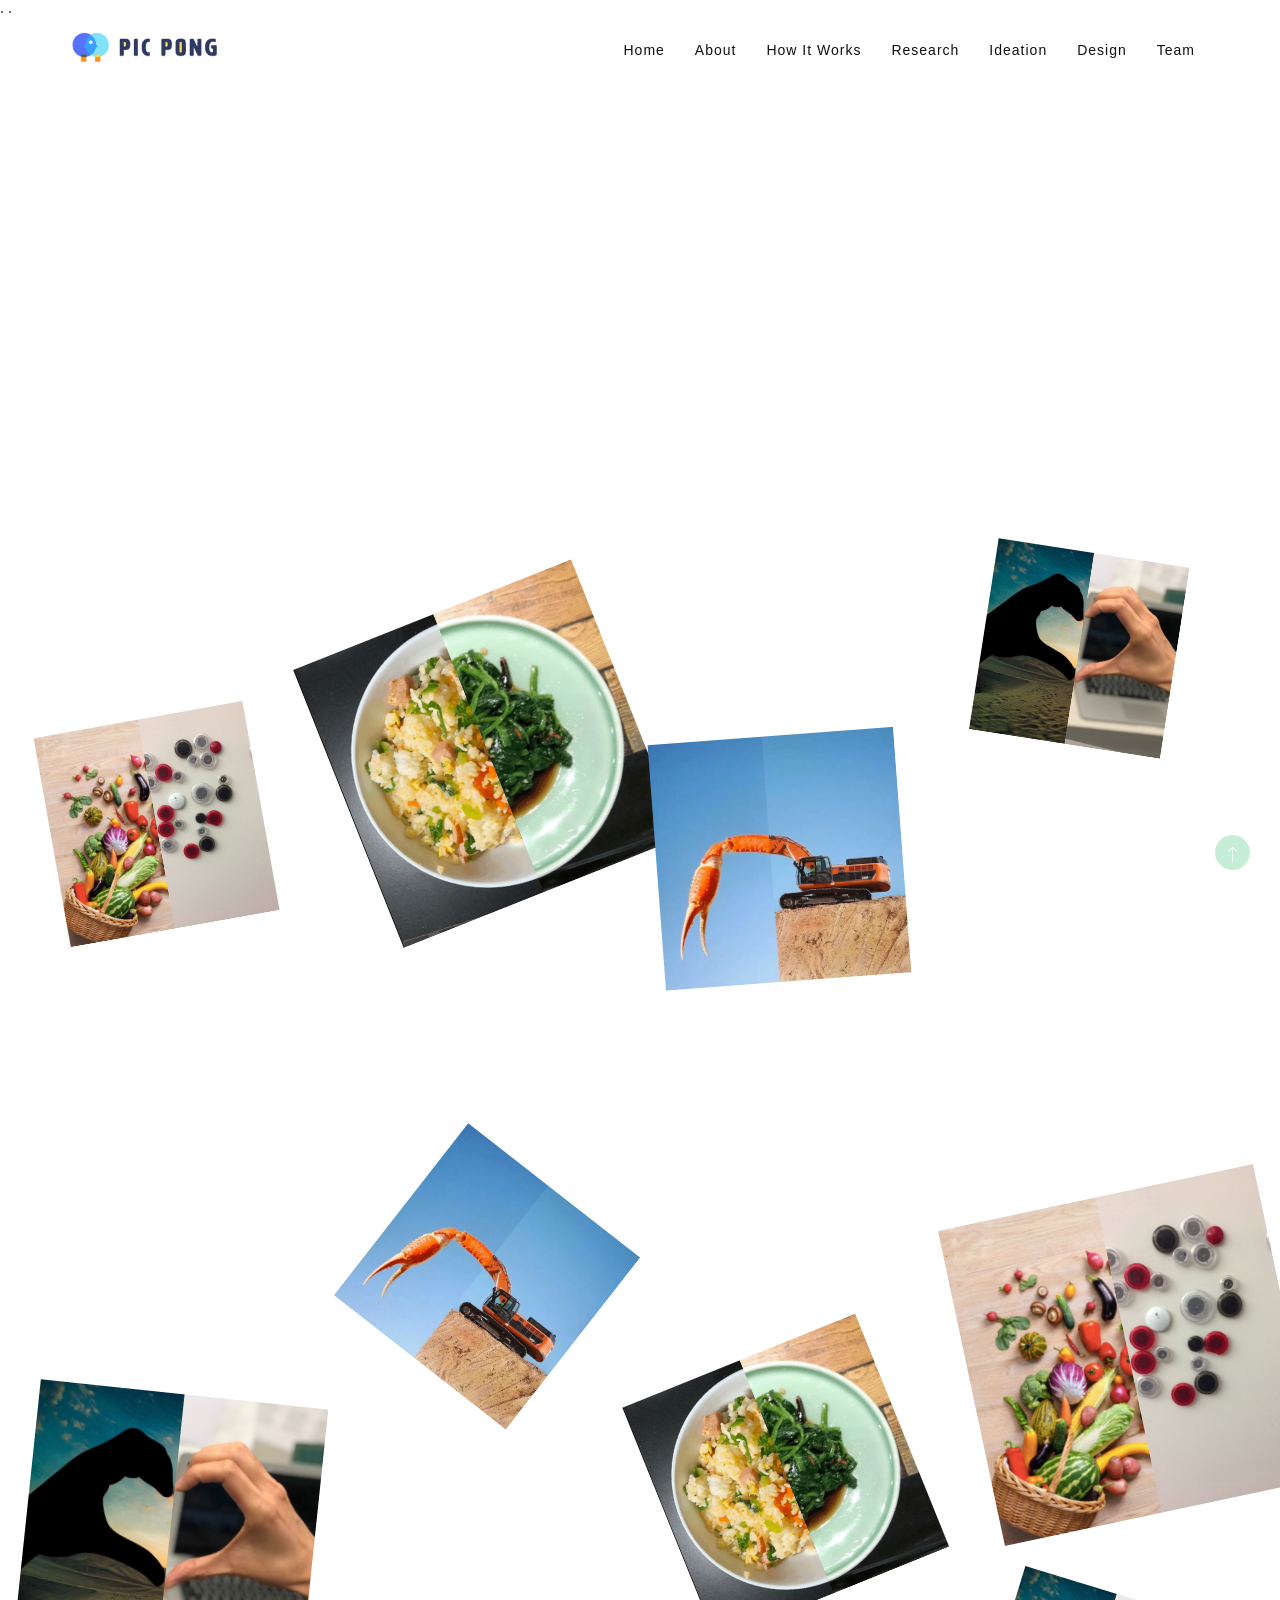
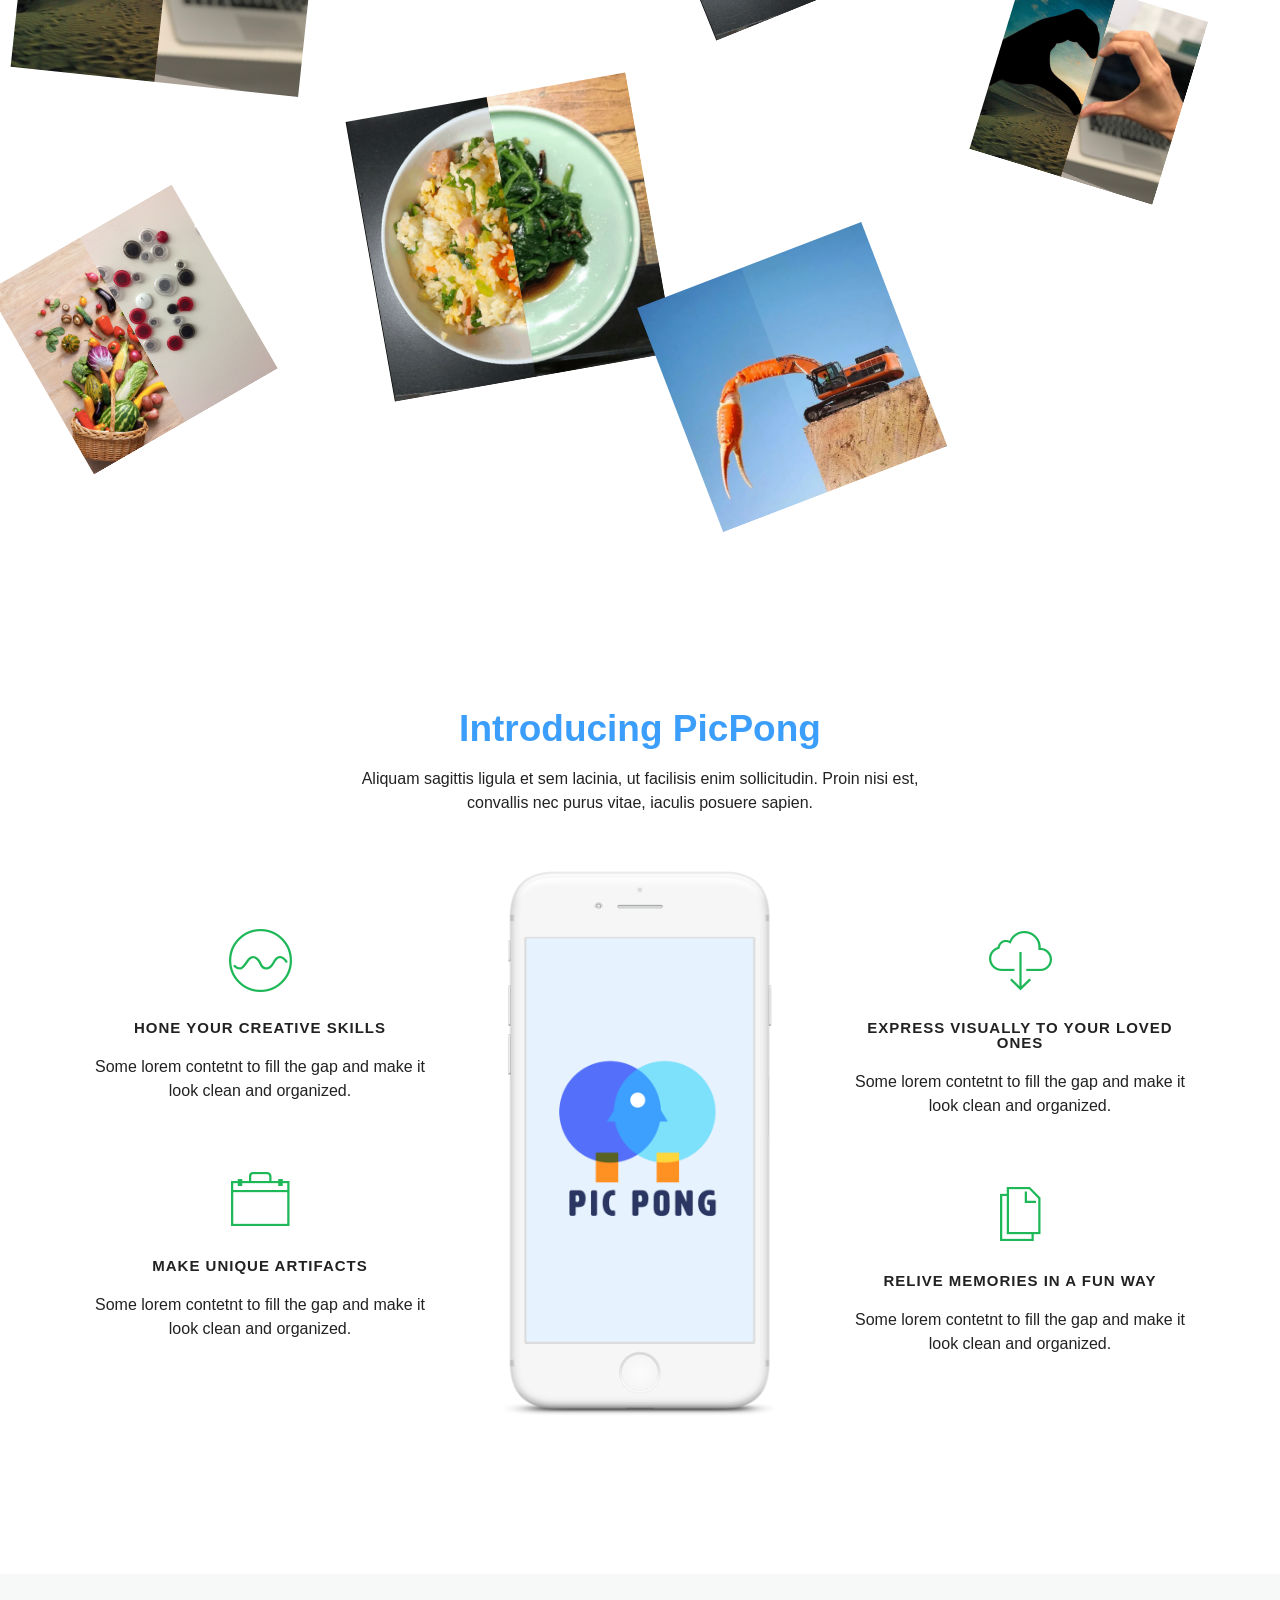
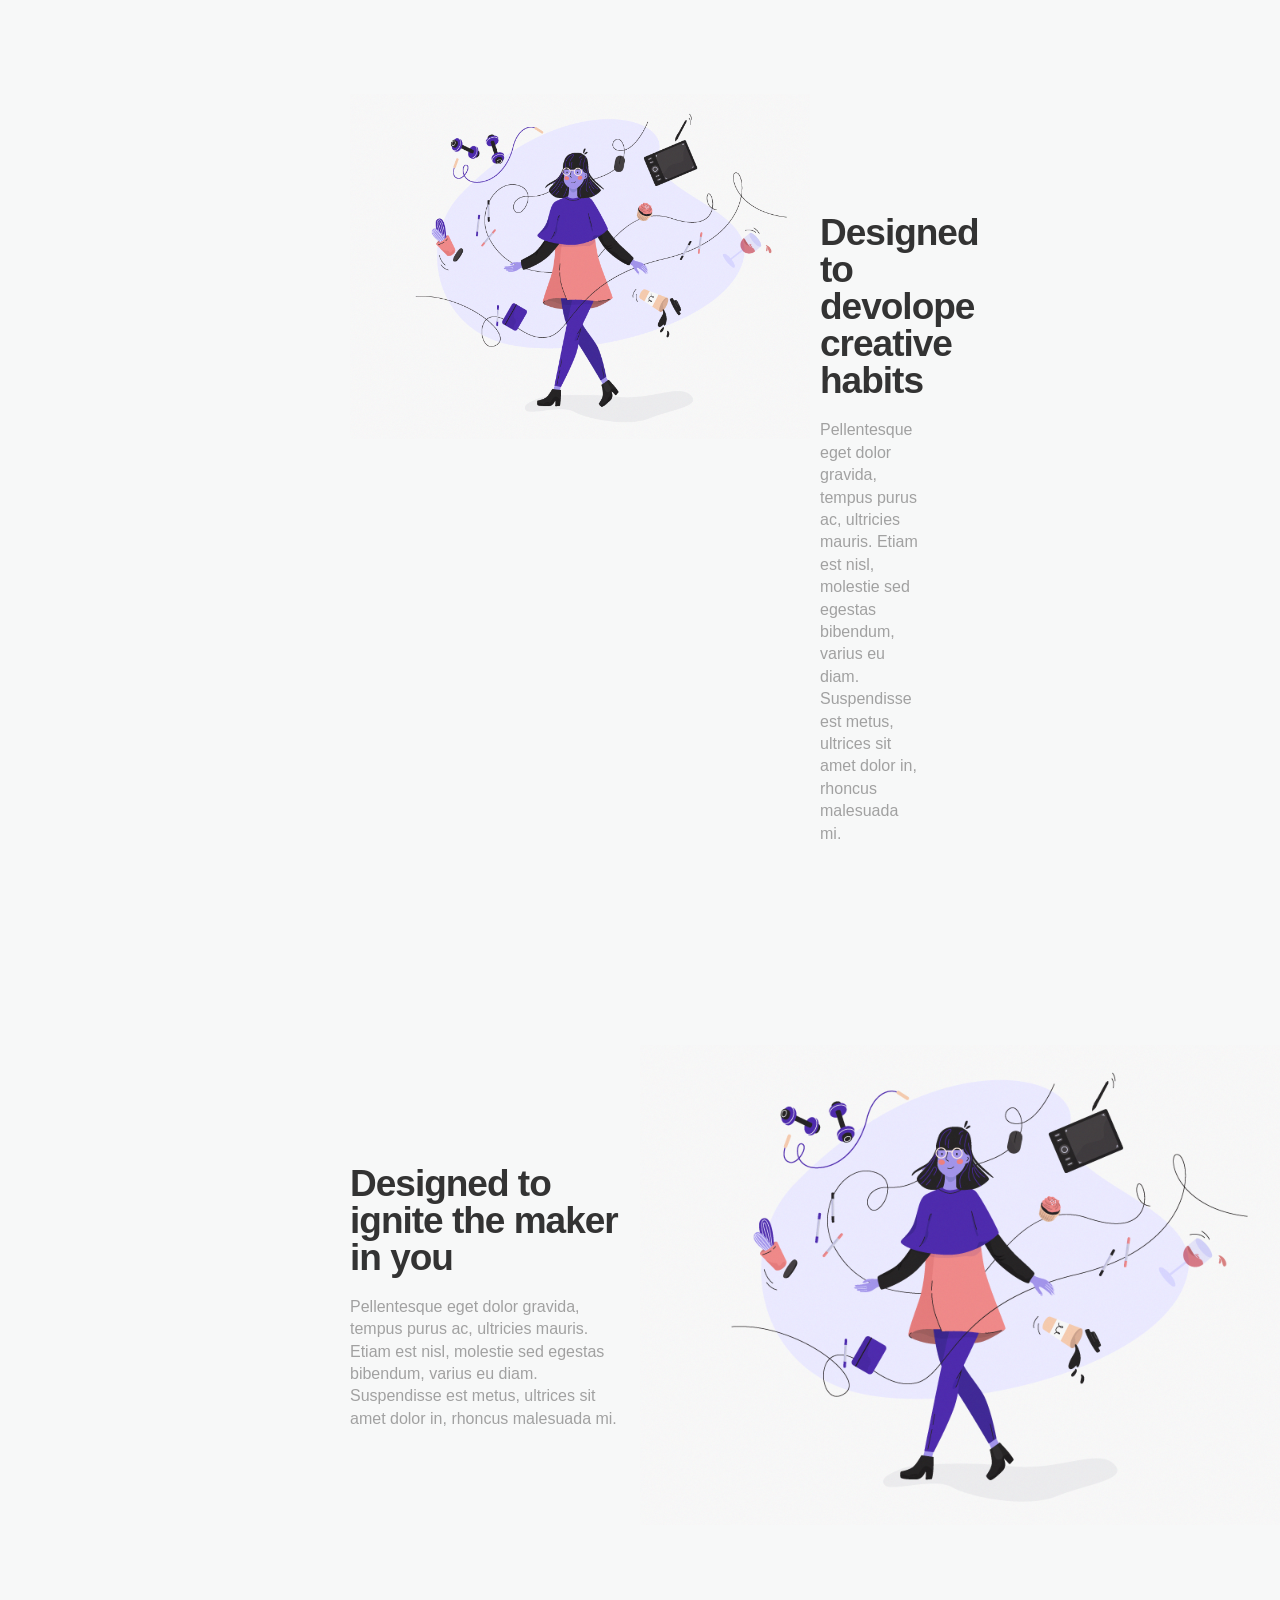
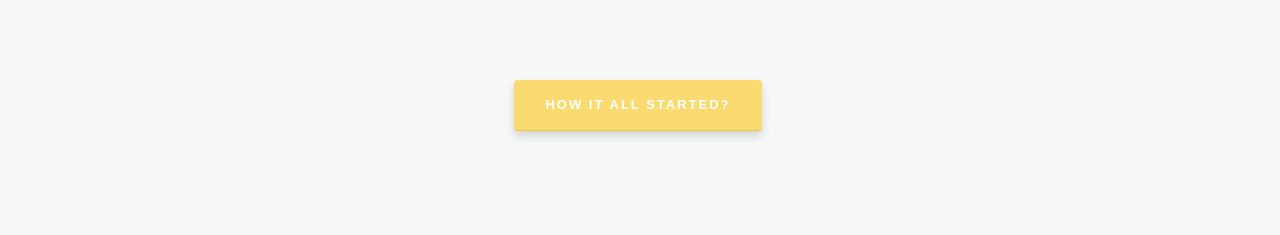
<file: images/PicPong by Zest _ Zazzle.htm>
<!DOCTYPE html>
<!-- saved from url=(0064)file:///Users/samadritadas/Downloads/Zazzle%20website/index.html -->
<html lang="en" style="" class=" js flexbox flexboxlegacy canvas canvastext webgl no-touch geolocation postmessage websqldatabase indexeddb hashchange history draganddrop websockets rgba hsla multiplebgs backgroundsize borderimage borderradius boxshadow textshadow opacity cssanimations csscolumns cssgradients cssreflections csstransforms csstransforms3d csstransitions fontface generatedcontent video audio localstorage sessionstorage webworkers applicationcache svg inlinesvg smil svgclippaths"><head><meta http-equiv="Content-Type" content="text/html; charset=UTF-8">

<title>PicPong by Zest | Zazzle</title>
<link rel="icon" href="file:///Users/samadritadas/Downloads/Zazzle%20website/images/favicon.png" type="image/png" sizes="16x16">
<meta name="viewport" content="width=device-width, initial-scale=1">
<meta name="description" content="iLand Multipurpose Landing Page Template">
<meta name="keywords" content="iLand HTML Template, iLand Landing Page, Landing Page Template">
<link href="./PicPong by Zest _ Zazzle_files/bootstrap.min.css" rel="stylesheet" type="text/css" media="all">
<link href="./PicPong by Zest _ Zazzle_files/css" rel="stylesheet" type="text/css">
<link rel="stylesheet" href="./PicPong by Zest _ Zazzle_files/animate.css">
<!-- Resource style -->
<link rel="stylesheet" href="./PicPong by Zest _ Zazzle_files/owl.carousel.css">
<link rel="stylesheet" href="./PicPong by Zest _ Zazzle_files/owl.theme.css">
<link rel="stylesheet" href="./PicPong by Zest _ Zazzle_files/ionicons.min.css">
<link rel="stylesheet" href="./PicPong by Zest _ Zazzle_files/homepage.css">
<!-- Resource style -->
<link href="./PicPong by Zest _ Zazzle_files/style.css" rel="stylesheet" type="text/css" media="all">



<script src="./PicPong by Zest _ Zazzle_files/modernizr.min.js"></script>  
  <script src="file://cdnjs.cloudflare.com/ajax/libs/jquery/2.2.0/jquery.min.js"></script>
  <script>window.jQuery || document.write('<script src="http://www.jeremyvitte.com/assets/js/vendor/jquery.min.js">\x3C/script>')</script><script src="./PicPong by Zest _ Zazzle_files/jquery.min.js"></script>

  





    <script src="file:///Users/samadritadas/Downloads/Zazzle%20website/javascript/index.js"></script>
      <script src="file:///Users/samadritadas/Downloads/Zazzle%20website/javascript/bootstrap.min.js"></script>

    <script src="file:///Users/samadritadas/Downloads/Zazzle%20website/javascript/app.min.js"></script>
    <script src="file:///Users/samadritadas/Downloads/Zazzle%20website/javascript/plugins.js"></script></head><body>. 
     <script src="file:///Users/samadritadas/Downloads/Zazzle%20website/javascript/Jeremyplugins.js"></script>. 
     <script src="file:///Users/samadritadas/Downloads/Zazzle%20website/javascript/jquery.js"></script>



<div class="wrapper">
  <div class="container">
    <nav class="navbar navbar-default navbar-fixed-top past-main effect-main">
      <div class="container"> 
        <!-- Brand and toggle get grouped for better mobile display -->
        <div class="navbar-header page-scroll">
          <button type="button" class="navbar-toggle" data-toggle="collapse" data-target="#bs-example-navbar-collapse-1" aria-expanded="false"> <span class="sr-only">Toggle navigation</span> <span class="icon-bar"></span> <span class="icon-bar"></span> <span class="icon-bar"></span> </button>
          <a class="navbar-brand page-scroll" href="file:///Users/samadritadas/Downloads/Zazzle%20website/index.html#main"><img src="./PicPong by Zest _ Zazzle_files/logo.png" width="150" height="auto" alt="iLand"></a> </div>
        <!-- Collect the nav links, forms, and other content for toggling -->
        <div class="collapse navbar-collapse navbar-right" id="bs-example-navbar-collapse-1">
          <ul class="nav navbar-nav">
            <li><a class="page-scroll" href="file:///Users/samadritadas/Downloads/Zazzle%20website/index.html#main">Home</a></li>
            <li><a class="page-scroll" href="file:///Users/samadritadas/Downloads/Zazzle%20website/about.html">About</a></li>
            <li><a class="page-scroll" href="file:///Users/samadritadas/Downloads/Zazzle%20website/product.html">How it works</a></li>
            <li><a class="page-scroll" href="file:///Users/samadritadas/Downloads/Zazzle%20website/research.html">Research</a></li>
            <li><a class="page-scroll" href="file:///Users/samadritadas/Downloads/Zazzle%20website/index.html#contact">Ideation</a></li>
            <li><a class="page-scroll" href="file:///Users/samadritadas/Downloads/Zazzle%20website/index.html#contact">Design</a></li>
             <li><a class="page-scroll" href="file:///Users/samadritadas/Downloads/Zazzle%20website/index.html#contact">Team</a></li>

          </ul>
        </div>
      </div>
    </nav>
    <!-- /.navbar-collapse --> 
  </div>
  <!-- /.container-fluid -->
  




  <div class="main app " id="main"><!-- Main Section-->
    <div class="hero-section">
      
        
          <div id="main_title" style="opacity: 0;" class="hero-content">

        
        <h1 class="wow fadeInUp" data-wow-delay="0.1s" style="visibility: hidden; animation-delay: 0.1s; animation-name: none;">Make your world collide with pictures </h1> 
            <p class="wow fadeInUp" data-wow-delay="0.2s" style="visibility: hidden; animation-delay: 0.2s; animation-name: none;"> Why text when pictures can speak a thousand words.</p>
             
            <!--
            <p class="wow fadeInUp" data-wow-delay="0.3s"><a href="https://vimeo.com/channels/staffpicks/93951774" class="btn btn-special popup-vimeo">Watch The Video</a></p>
            -->
          </div>
        </div>
    </div>
  
  



  <div class="projects">

 
<!--<div class="offset"></div>-->
  <div class="wrap">

      <div class="project" style="width: 356px; height: 356px;">
        <span class="project-img regular" data-ratio="0.83056478405316" style="margin-bottom: 0px; width: 63%; transform: translate(2%, -50%) matrix3d(0.992546, -0.121869, 0, 0, 0.121869, 0.992546, 0, 0, 0, 0, 1, 0, 0, 0, 0, 1);">
          <img class="border1" src="./PicPong by Zest _ Zazzle_files/1.png" width="100%" height="auto">
        </span>
      
      </div>


      <div class="project" style="width: 356px; height: 356px;">
        <span class="project-img regular" data-ratio="0.550264550265" style="margin-bottom: 0px; width: 64%; transform: translate(21%, -27%) matrix3d(0.992546, -0.121869, 0, 0, 0.121869, 0.992546, 0, 0, 0, 0, 1, 0, 0, 0, 0, 1);">
          <img class="border2" src="./PicPong by Zest _ Zazzle_files/2.png" width="150%" height="auto" data-sizes="auto">
        </span>
      
      </div>

      
      <div class="project" style="width: 356px; height: 356px;">
        <span class="project-img regular" data-ratio="0.83056478405316" margin-bottom:="" 0px;"="" style="width: 62%; transform: translate(32%, 3%) matrix3d(0.99863, -0.052336, 0, 0, 0.052336, 0.99863, 0, 0, 0, 0, 1, 0, 0, 0, 0, 1);">
          <img class="border4" src="./PicPong by Zest _ Zazzle_files/3.png" width="130%" height="auto">
        </span>
      
      </div>



      <div class="project" style="width: 356px; height: 356px;">
        <span class="project-img regular" data-ratio="0.83056478405316" margin-bottom:="" 0px;"="" style="width: 68%; transform: translate(4%, 18%) matrix3d(0.999848, -0.0174524, 0, 0, 0.0174524, 0.999848, 0, 0, 0, 0, 1, 0, 0, 0, 0, 1);">
          <img class="border3" src="./PicPong by Zest _ Zazzle_files/4.png" width="90%" height="auto">
        </span>
       </div>
      

      <div class="project" style="width: 356px; height: 356px;">
        <span class="project-img regular" data-ratio="0.83056478405316" style="margin-bottom: 0px; width: 65%; transform: translate(0%, -25%) matrix3d(0.997564, -0.0697565, 0, 0, 0.0697565, 0.997564, 0, 0, 0, 0, 1, 0, 0, 0, 0, 1);">
          <img class="border2" src="./PicPong by Zest _ Zazzle_files/4.png" width="150%" height="auto">
        </span>
      
      </div>


      <div class="project" style="width: 356px; height: 356px;">
        <span class="project-img regular" data-ratio="0.74550264550265" style="margin-bottom: 0px; width: 65%; transform: translate(7%, -67%) matrix3d(0.994522, 0.104528, 0, 0, -0.104528, 0.994522, 0, 0, 0, 0, 1, 0, 0, 0, 0, 1);">
          <img class="border1" src="./PicPong by Zest _ Zazzle_files/3.png" width="100%" height="auto" data-sizes="auto">
        </span>
      
      </div>

      
      <div class="project" style="width: 356px; height: 356px;">
        <span class="project-img regular" data-ratio="0.83056478405316" margin-bottom:="" 0px;"="" style="width: 64%; transform: translate(21%, 6%) matrix3d(0.99863, -0.052336, 0, 0, 0.052336, 0.99863, 0, 0, 0, 0, 1, 0, 0, 0, 0, 1);">
          <img class="border3" src="./PicPong by Zest _ Zazzle_files/2.png" width="130%" height="auto">
        </span>
      
      </div>



      <div class="project" style="width: 356px; height: 356px;">
        <span class="project-img regular" data-ratio="0.83056478405316" margin-bottom:="" 0px;"="" style="width: 63%; transform: translate(25%, -2%) matrix3d(0.987688, -0.156434, 0, 0, 0.156434, 0.987688, 0, 0, 0, 0, 1, 0, 0, 0, 0, 1);">
          <img class="border4" src="./PicPong by Zest _ Zazzle_files/1.png" width="150%" height="auto">
        </span>
      
      </div>


      <div class="project" style="width: 356px; height: 356px;">
        <span class="project-img regular" data-ratio="0.83056478405316" style="margin-bottom: 0px; width: 69%; transform: translate(20%, 91.0005%) matrix3d(0.992543, 0.121897, 0, 0, -0.121897, 0.992543, 0, 0, 0, 0, 1, 0, 0, 0, 0, 1);">
          <img class="border1" src="./PicPong by Zest _ Zazzle_files/1.png" width="100%" height="auto">
        </span>
      
      </div>


      <div class="project" style="width: 356px; height: 356px;">
        <span class="project-img regular" data-ratio="0.74550264550265" style="margin-bottom: 0px; width: 64%; transform: translate(32%, 2%) matrix3d(0.992546, -0.121869, 0, 0, 0.121869, 0.992546, 0, 0, 0, 0, 1, 0, 0, 0, 0, 1);">
          <img class="border2" src="./PicPong by Zest _ Zazzle_files/2.png" width="150%" height="auto" data-sizes="auto">
        </span>
      
      </div>

      
      <div class="project" style="width: 356px; height: 356px;">
        <span class="project-img regular" data-ratio="0.83056478405316" margin-bottom:="" 0px;"="" style="width: 70%; transform: translate(21%, -3%) matrix3d(0.999391, 0.0348995, 0, 0, -0.0348995, 0.999391, 0, 0, 0, 0, 1, 0, 0, 0, 0, 1);">
          <img class="border4" src="./PicPong by Zest _ Zazzle_files/3.png" width="110%" height="auto">
        </span>
      
      </div>



      <div class="project" style="width: 356px; height: 356px;">
        <span class="project-img regular" data-ratio="0.83056478405316" margin-bottom:="" 0px;"="" style="width: 62%; transform: translate(9%, -89%) matrix3d(0.994522, 0.104528, 0, 0, -0.104528, 0.994522, 0, 0, 0, 0, 1, 0, 0, 0, 0, 1);">
          <img class="border3" src="./PicPong by Zest _ Zazzle_files/4.png" width="90%" height="auto">
        </span>
       </div>





    



 </div>


     
     


     

    

 </div>

<div class="mouse_nav" style="top: 3528px; left: -325px;"></div>

</div>





    <div class="app-features text-center" id="features">
      <div class="container">
        <h1 class="wow fadeInDown" data-wow-delay="0.1s" style="visibility: hidden; animation-delay: 0.1s; animation-name: none;">Introducing PicPong</h1>
        <p class="wow fadeInDown" data-wow-delay="0.2s" style="visibility: visible; animation-delay: 0.2s; animation-name: fadeInDown;"> Aliquam sagittis ligula et sem lacinia, ut facilisis enim sollicitudin. Proin nisi est,<br class="hidden-xs">
          convallis nec purus vitae, iaculis posuere sapien. </p>
        <div class="col-md-4 features-left">
          <div class="col-md-12 wow fadeInDown" data-wow-delay="0.2s" style="visibility: visible; animation-delay: 0.2s; animation-name: fadeInDown;">
            <div class="icon"> <i class="ion-ios-analytics-outline"></i> </div>
            <div class="feature-single">
              <h1>Hone your creative skills </h1>
              <p> Some lorem contetnt to fill the gap and make it look clean and organized. </p>
            </div>
          </div>
          <div class="col-md-12 wow fadeInDown" data-wow-delay="0.3s" style="visibility: visible; animation-delay: 0.3s; animation-name: fadeInDown;">
            <div class="icon"> <i class="ion-ios-briefcase-outline"></i> </div>
            <div class="feature-single">
              <h1>Make unique artifacts</h1>
              <p> Some lorem contetnt to fill the gap and make it look clean and organized. </p>
            </div>
          </div>
        </div>
        <div class="col-md-4 wow fadeInDown" data-wow-delay="0.5s" style="visibility: visible; animation-delay: 0.5s; animation-name: fadeInDown;"> <img class="img-responsive" src="./PicPong by Zest _ Zazzle_files/landingpage1.png" alt="App" width="80%"> </div>
        <div class="col-md-4 features-left">
          <div class="col-md-12 wow fadeInDown" data-wow-delay="0.6s" style="visibility: visible; animation-delay: 0.6s; animation-name: fadeInDown;">
            <div class="icon"> <i class="ion-ios-cloud-download-outline"></i> </div>
            <div class="feature-single">
              <h1>Express visually to your loved ones</h1>
              <p> Some lorem contetnt to fill the gap and make it look clean and organized. </p>
            </div>
          </div>
          <div class="col-md-12 wow fadeInDown" data-wow-delay="0.7s" style="visibility: visible; animation-delay: 0.7s; animation-name: fadeInDown;">
            <div class="icon"> <i class="ion-ios-copy-outline"></i> </div>
            <div class="feature-single">
              <h1>Relive memories in a fun way</h1>
              <p> Some lorem contetnt to fill the gap and make it look clean and organized. </p>
            </div>
          </div>
          
        </div>
      </div>
    </div>
    <div class="split-features second">
      <div class="col-md-6 nopadding">
        <div class="split-image"> <img class="img-responsive wow fadeIn" src="./PicPong by Zest _ Zazzle_files/ill1.png" alt="Image" style="visibility: visible; animation-name: fadeIn;"> </div>
      </div>
      <div class="col-md-6 nopadding">
        <div class="split-content">
          <h1 class="wow fadeInUp" style="visibility: visible; animation-name: fadeInUp;">Designed to devolope creative habits</h1>
          <p class="wow fadeInUp" style="visibility: visible; animation-name: fadeInUp;"> Pellentesque eget dolor gravida, tempus purus ac, ultricies mauris. Etiam est nisl, molestie sed egestas bibendum, varius eu diam. Suspendisse est metus, ultrices sit amet dolor in, rhoncus malesuada mi.</p>
         
        </div>
      </div>
    </div>
    
    
     <div class="split-features2">
      
      <div class="col-md-6 nopadding">
        <div class="split-content second">
          <h1 class="wow fadeInUp" style="visibility: visible; animation-name: fadeInUp;">Designed to ignite the maker in you</h1>
          <p class="wow fadeInUp" style="visibility: hidden; animation-name: none;"> Pellentesque eget dolor gravida, tempus purus ac, ultricies mauris. Etiam est nisl, molestie sed egestas bibendum, varius eu diam. Suspendisse est metus, ultrices sit amet dolor in, rhoncus malesuada mi.</p>
        <!--  <ul class="wow fadeInUp">
            <li>Nulla ornare purus non consequat ultricies.</li>
            <li>Etiam est nisl, molestie sed egestas bibendum</li>
            <li>Aliquam vel euismod elit, sed suscipit est.</li>
            <li>Curabitur egestas justo neque viverra vel. </li>
          </ul>-->
        </div>
      </div>
      
      <div class="col-md-6 nopadding">
        <div class="split-image"> 
          <img class="img-responsive wow fadeIn" src="./PicPong by Zest _ Zazzle_files/ill1.png" alt="Image" style="visibility: visible; animation-name: fadeIn;">
        </div>
      </div>

     
    
    
     
    
    <!-- Scroll To Top --> 

    
    <a id="back-top" class="back-to-top page-scroll" href="file:///Users/samadritadas/Downloads/Zazzle%20website/index.html#main" style="display: inline;"> <i class="ion-ios-arrow-thin-up"></i> </a> 
    
    <!-- Scroll To Top Ends--> 
    </div>
  
<center class="greybackground">
     <a href="file:///Users/samadritadas/Downloads/Zazzle%20website/about.html" class="btn btn-special popup-vimeo">How it all started?</a>
     </center>
  
  <!-- Main Section --> 

<!-- Wrapper--> 

<!-- Jquery and Js Plugins --> 
<script type="text/javascript" src="./PicPong by Zest _ Zazzle_files/jquery-2.1.1.js"></script> 
<script type="text/javascript" src="./PicPong by Zest _ Zazzle_files/bootstrap.min.js"></script>

<script type="text/javascript" src="./PicPong by Zest _ Zazzle_files/plugins.js"></script> 
<script type="text/javascript" src="./PicPong by Zest _ Zazzle_files/menu.js"></script> 
<script type="text/javascript" src="./PicPong by Zest _ Zazzle_files/custom.js"></script>
<script src="./PicPong by Zest _ Zazzle_files/jquery.subscribe.js"></script> 



  <script>
    window.lazySizesConfig = window.lazySizesConfig || {};
    lazySizesConfig.init = false;
  </script>

  <script src="./PicPong by Zest _ Zazzle_files/plugins(1).js"></script>
<script src="./PicPong by Zest _ Zazzle_files/app.min.js"></script>


</body></html>
</file>
<file: css/about.css>
/*

Theme Name: iLnad
Author: designstub
Author URI: http://www.designstub.com
*/



/*--------------
 * Table of Contents
--------------*/

/*-----------------
1. Reset.css
2. Helper Classes
3. Home page banner
4. Pitch Section
5. Features Section
6. Review
7. Pricing
8. Subscribe form
9. Media Queries
------------------*/


/*----- 1. Reset.css -----*/


html, body, div, span, applet, object, iframe,
h1, h2, h3, h4, h5, h6, p, blockquote, pre,
a, abbr, acronym, address, big, cite, code,
del, dfn, em, img, ins, kbd, q, s, samp,
small, strike, strong, sub, sup, tt, var,
b, u, i, center,
dl, dt, dd, ol, ul, li,
fieldset, form, label, legend,
table, caption, tbody, tfoot, thead, tr, th, td,
article, aside, canvas, details, embed,
figure, figcaption, footer, header, hgroup,
menu, nav, output, ruby, section, summary,
time, mark, audio, video {
	margin: 0;
	padding: 0;
	border: 0;
	font-size: 100%;
	font: inherit;
	vertical-align: baseline;
}
b{
	font-weight: 700;
}

hr{
	max-width: 80%;
}

h1{
	font-weight: bold;
}
/* HTML5 display-role reset for older browsers */
article, aside, details, figcaption, figure,
footer, header, hgroup, menu, nav, section {
	display: block;
}
body {
	line-height: 1;
}
ol, ul {
	list-style: none;
}
blockquote, q {
	quotes: none;
}
blockquote:before, blockquote:after,
q:before, q:after {
	content: '';
	content: none;
}
table {
	border-collapse: collapse;
	border-spacing: 0;
}


/* --- Common Styles ---*/

h1 {
  font-size: 16px;
}

/*----- Helper Classes -----*/

html * {
  -webkit-font-smoothing: antialiased;
  -moz-osx-font-smoothing: grayscale;
}


*, *:after, *:before {
  -webkit-box-sizing: border-box;
  -moz-box-sizing: border-box;
  box-sizing: border-box;
}
/*
::-webkit-scrollbar {
	display: none;
}
*/
h1, h2, h3, h4, h5, h6 {
  font-family: "Avenir", Arial, sans-serif;
}



.highlight{

	color: #ec0b99 !important;
	font-weight: 700;
	
	
	 text-decoration: none;
	 text-transform: none;
}

.light{
	font-weight: 400;
}

.pitch-intro p{
	padding-right: 20px;
}



p {
	font-family:  "Avenir", Arial, sans-serif;
	font-size: 1em;
	font-weight: 400;
	color: #222222;
	line-height: 1.5em;
	margin: 20px 0 20px 0;
}

#video{

}

#first{
padding-bottom: 5%;
}


#secondish{
padding-bottom: 5%;
}

#third{
padding-bottom: 5%;
}


mark{
	background-color: white;
	padding: 0px 10px;
}


::-moz-selection {
    color: #FFFFFF;
    background: #1eb858;
}

::selection {
    color: #FFFFFF;
    background: #1eb858;
}

.nopadding {
	padding: 0;
}

.custompadding {
	padding-left: 5px;
	padding-right: 5px;
}

.no-margin {
	margin-right: 0;
	margin-left: 0;
}

.underline {
	display: inline;
	border-bottom: 3px solid #111;
	padding-bottom: 0;
}

.after-line {
	height: 3px;
	width: 100px;
	background: #001CFF;
	margin-top: -10px;
	-webkit-transition: 0.5s;
	-moz-transition: 0.5s;
	transition: 0.5s;
}

.sup-title {
	display: inline-block;
	font-size: 1em;
	padding: 4px;
	text-transform: uppercase;
	font-weight: bold;
	color: #FFFFFF;
	background: #000000;
	margin: 0 0 20px 0;
}

#loading {
   width: 100%;
   height: 100%;
   top: 0px;
   left: 0px;
   position: fixed;
   opacity: 1;
   background-color: #F2F2F2;
   z-index: 9999;
   text-align: center;
}

#loading-image {
	display: inline;
    top: 40%;
    position: relative;
  z-index: 9999;
}

.logo {
  margin: 0 auto;
	padding: 0px 0px;
	z-index: 111;
}

.logo:hover, .logo:focus {
	text-decoration: none;
	color: #FFF;
}


#demo{
	position: fixed;
}

.left{
	text-align: left;      
}


.sidenav {
    font-family: Avenir;
    position: fixed;
    z-index: 1;
    margin-top: 250px;
    overflow-x: hidden;
    padding: 20px 0px;
}


.sidenav li{
	padding-bottom: 20px;
}


.sidenav a{
	text-transform: uppercase;
	color: #c5c4c4;
	font-size: 12px;
}

.active {

	color: #ec0b99 !important;
	font-weight: 800;
	font-size: 12px;
	 text-decoration: none;
}




.sidenav a:hover {
    color: #ec0b99;
    text-decoration: none;

}

.sidenav a:active {
    color: #ec0b99 !important;
    font-weight: 600;
    text-decoration: none;

}

.announcement{
	background-color: #ec0b99;
	color: white;
	text-transform: uppercase;
	margin: 0  0 50px 0;

}

.label{
	color: #ec0b99;
	text-transform: uppercase;
	margin: 0  0 50px 0;
}

/*Sidebar


.sidenav {
    height: 100%;
    width: 200px;
    position: fixed;
    z-index: 1;
    top: 0;
    left: 0;
    background-color: #111;
    overflow-x: hidden;
    padding-top: 20px;
}

.sidenav a {
    padding: 6px 6px 6px 32px;
    text-decoration: none;
    font-size: 25px;
    color: #818181;
    display: block;
}

.sidenav a:hover {
    color: #f1f1f1;
}

.main {
    margin-left: 200px; /* Same as the width of the sidenav 
}

@media screen and (max-height: 450px) {
  .sidenav {padding-top: 15px;}
  .sidenav a {font-size: 18px;}
}
 */


/* ------ Navbar Styling Starts ----- */

.navbar {
	font-size: 14px;
    font-family: Avenir;
	font-weight: 400;
	text-transform: capitalize;
	padding-top: 25px;
	letter-spacing: 1px;
	height: 80px;
	-webkit-transition: all 0.6s;
	-moz-transition: all 0.6s;
	-o-transition: all 0.6s;
	transition: all 0.6s;
	-webkit-backface-visibility: hidden;
}

.navbar-default {
  transition: all 0.6s ease;
	    transition: all 0.6s ease;
    border-color: #ffffff00;
    background-color: white;
    box-shadow: 0 3px 6px -5px #b3b3b3;
}

.navbar-default .navbar-toggle {
  border-radius: 0px;
  border-color: transparent;
}

.navbar-default .navbar-toggle:hover {
  background-color: transparent;
}

.navbar-default .navbar-toggle:focus {
  background-color: transparent;
}

.navbar-default .navbar-toggle .icon-bar {
  background-color: #111111;
}

.navbar-default .navbar-brand .navbar-toggle .collapsed {
    padding: 4px 6px;
    font-size: 14px;
    color: #111111;
  }

.navbar-default .navbar-brand {
	padding-top: 5px;
	color: #111111;
	-webkit-transition: 200ms;
	-moz-transition: 200ms;
	-o-transition: 200ms;
	transition: 200ms;
}

.navbar-default .navbar-brand:hover {
  transition: 1s;
}

.navbar-default .navbar-nav > li > a {
  color: #111111;
  -webkit-transition: all 0.5s;
	-moz-transition: all 0.5;
  transition: all 0.5s;
}

.navbar-default .navbar-nav > li > a:hover {
  color: #A1A1A1;
}

.navbar-default .navbar-nav > .active > a {
  background: transparent;
  color: #222222;
  }


.navbar-default .navbar-nav > .active > a:hover {
    background: transparent;
    color: #333333;
}

.navbar-default .navbar-nav > .active > a:focus {
	background: transparent;
  color: #111111;
}

.navbar-default .navbar-collapse {
	border-color: transparent;
  background-color: transparent;
}

.navbar-default .navbar-nav .open .dropdown-toggle {
  color: #111111;
}

.navbar-default .nav-white > li > a {
	color: #FFFFFF;
}

.navbar-default .nav-white > li > a:hover {
	color: #999999;
}

.navbar-default .navbar-brand.nav-white {
	padding-top: 15px;
	color: #FFFFFF;
	font-size: 21px;
	letter-spacing: 1px;
	-webkit-transition: 200ms;
	-moz-transition: 200ms;
	-o-transition: 200ms;
	transition: 200ms;
}

/*---------- Media Queries ---------*/

@media only screen and (max-width: 767px) {



.subheading{
	max-width: 800px;
    margin: 0 auto;
    padding: 50px;
}


.subheading h1{
	font-style: italic;
	font-weight: 20px;
}



	.navbar {
		padding-top: 5px;
		height: 60px;
	}

  .navbar-default {
    border: 0px;
    background-color: transparent;
  }

	.navbar-default .navbar-collapse {
		text-align: center;
		border-color: transparent;
	  background-color: #FFFFFF;
	}

  .navbar-default .navbar-collapse {
    border: 0;
    border-color: transparent;
  }

  .navbar-default .navbar-nav > li> a {
    color: #222222;
		margin-top: 10px;
  }

	.navbar-default .navbar-nav > li> a:hover {
		color: #222222;
	}

  .navbar-default .navbar-brand {
    color: #FFFFFF;
		padding: 16px 15px !important;
  }

	.navbar-default .navbar-brand.nav-white {
		color: #FFFFFF;
	}

  .navbar-default .navbar-toggle .icon-bar {
    background-color: #111111;
  }
}

@media only screen and (min-width: 240px) {


.navbar.past-main {
	font-size: 14px;
	padding-top: 5px;
	height: 60px;
	background-color: #f1f1f1
	/*background-color: #fedb57;
	background-color: rgba(255, 255, 255, 0.99);*/
	-webkit-transition: all 0.6s;
	-moz-transition: all 0.6s;
	-o-transition: all 0.6s;
	transition: all 0.6s;
}

.navbar-default.past-main .navbar-brand {
	color: #111111;
}

.navbar-default.past-main .navbar-toggle .icon-bar {
	background-color: #111111;
}

.navbar-default.past-main .navbar-nav > li > a {
  color: #222222;
  -webkit-transition: color 0.5s;
  transition: color 0.5s;
}

.navbar-default.past-main .navbar-nav > li > a:hover {
  color: #111111;
}

.navbar-default.past-main .navbar-nav > .active > a {
  background: transparent;
  color: #5924EC;
  }


.navbar-default.past-main .navbar-nav > .active > a:hover {
    background: transparent;
    color: #222222;
}

.navbar-default.past-main .navbar-nav > .active > a:focus {
	background: transparent;
  color: #222222;
}

}

.navbar-default .nav-white .navbar-toggle .icon-bar {
	background-color: #FFFFFF;
}

.navbar-default.past-main .nav-white .navbar-toggle .icon-bar {
	background-color: #111111;
}

/* ------------------------------------------------------
-------------- Main Section Styling Starts --------------
--------------------------------------------------------*/


#ideation {
	
  background-image: linear-gradient(rgba(99, 47, 216, 0.75), rgba(99, 47, 216, 0.75)),url(../images/ideation.png);
    /* -webkit-background-size: cover; */
    -moz-background-size: cover;
    -o-background-size: cover;
    background-size: cover;

}


#main{background-image: linear-gradient(rgba(99, 47, 216, 0.75), rgba(99, 47, 216, 0.75)),url(../images/pghuserstudy.JPG);
    /* -webkit-background-size: cover; */
    -moz-background-size: cover;
    -o-background-size: cover;
    background-size: cover;


	
}

#team{background-image: url(../images/teamphoto.png);
	height: 80vh;
    /* -webkit-background-size: cover; */
    -moz-background-size: cover;
    -o-background-size: cover;
    background-size: cover;


	
}


#strategycover{background-image: linear-gradient(rgba(99, 47, 216, 0.75), rgba(99, 47, 216, 0.75)),url(../images/strategy2.jpg
);
    /* -webkit-background-size: cover; */
    -moz-background-size: cover;
    -o-background-size: cover;
    background-size: cover;

}

/* ----- Hero Section Styling Starts ----- */

.hero-section {
	height: 100%;
	background: #FFFFFF;
	padding: 150px 0 0 0;
}

.hero-content {
/*	padding: 100px 0 100px 0; */
	overflow: hidden;
}

.hero-content h1 {
	font-size: 34px;
	font-weight: 400;
	color: #262626;
	line-height: 1.2;
	letter-spacing: -1px;
	margin: 0 0 20px 0;
}

.hero-content p {
	
	color: #555;
	font-weight: 400;
	line-height: 1.5;
	margin: 0 0 25px 0;
	padding: 0px 100px;
}


.btn-action {
 font-family: Open Sans;
 background-color: #1eb858;
 border: 1px solid #1eb858;
 border-radius: 0;
 color: #FFFFFF;
 font-size: 13px;
 font-weight: 400;
 letter-spacing: 2px;
 line-height: 1;
 padding: 10px 21px;
 text-transform: uppercase;
 outline: none;
 -webkit-transition: 200ms;
 -moz-transition: 200ms;
 -o-transition: 200ms;
 transition: 200ms;
}

.btn-action:hover, .btn-action:focus,
.btn-action:active, .btn-action:active:focus {
 background: transparent;
 outline: none;
 color: #1eb858;
 background: transparent;
 border-color: #1eb858;
}


.product .btn-action {
 background-color: transparent;
 border: 1px solid #82714a;
 color: #82714a;
}

.product .btn-action:hover, .product  .btn-action:focus {
 background: #92714A;
 color: #FFFFFF;
 border-color: #82714A;
}


/* ----------- App Home ---------*/

.software .hero-section {
	padding: 100px 0 0 0;
	background: #F9F9F9;
}

.software .hero-content h1 {
	font-size: 34px;
	font-weight: 600;
	color: #444444;
	margin: 0 0 20px 0;
}


.software .btn-action {
font-family: Arial;
 background-color: #3f51b5;
 border: 1px solid #3f51b5;
 border-radius: 50px;
 color: #FFFFFF;
 font-size: 13px;
 font-weight: 600;
 letter-spacing: 2px;
 line-height: 1;
 padding: 12px 24px;
 text-transform: uppercase;
 outline: none;
 -webkit-transition: 200ms;
 -moz-transition: 200ms;
 -o-transition: 200ms;
 transition: 200ms;
}

.software .btn-action:hover, .software .btn-action:focus,
.software .btn-action:active, .software .btn-action:active:focus {
 background: transparent;
 outline: none;
 color: #3f51b5;
 background: transparent;
 border-color: #3f51b5;
}

.software .hero-section img {
	margin: 0 auto;
}



/*---------------- Form Home Styling ------------------- */

.form .hero-section {
	background: rgb(235, 234, 254);
	/* background-image: url(../images/Coverpic.jpg);

	background: #f3f3f3;*/
	background-size: cover;
	padding: 150px 0 0 0;
}

.form .hero-content {
	padding: 50px 0 50px 0;
	overflow: hidden;
}

.form img {
	margin: 0 auto;
}


.form .hero-content h1 {
	    font-size: 37px;
    font-weight: 700;
    letter-spacing: -1px;

	color: white;
	line-height: 1.2;
	
	/*margin: 0 0 20px 0;*/
}

.form .hero-content p {
	font-size: 18px;
    
	color: white;
	font-weight: 400;
	line-height: 1.5;
	margin: 0 0 25px 0;
}

.form .sub-form {
	padding: 30px 0 0 0;
	text-align: left;
}


.form .subscribe-form .submit-button {
  font-size: 0.9em;
  height: 40px;
  border: 2px solid;
  border-radius: 0 5px 5px 0;
  margin: 0;
  padding: 0 25px 0 25px;
	border-color: #1eb858;
  background-color: #1eb858;
  color: #FFFFFF;
	box-shadow: 0 0 1px transparent;
  outline: none;
	-webkit-transition: 500ms;
	-moz-transition: 500ms;
	transition: 500ms;
}

.form .subscribe-form .submit-button:hover {
  border-color: #1a9e4c;
    background-color: #1a9e4c;
  -webkit-transition: 500ms;
	-moz-transition: 500ms;
  transition: 500ms;
}

.form .btn-action {
	background: #1eb858;
	border-color: #1eb858;
	color: #FFFFFF;
}

.form .btn-action:hover {
	background: transparent;
	border-color: #1eb858;
	color: #1eb858;
}


/*-----------------------------------------------------
-------------- Image Bg Styling Starts ----------------
------------------------------------------------------*/


.image-bg .hero-section {
	background: linear-gradient(to right, rgba(0, 0, 0, 0.5), rgba(0, 0, 0, 0.2)), url(../images/image-bg.jpg) no-repeat center center;
	background-size: cover;
	padding: 150px 0 100px 0;
}

.image-bg .hero-content h1 {
	font-weight: 600;
	color: #FFFFFF;
}

.image-bg .hero-content p {
	color: #FFFFFF;
}











/* ------------ Signup Hero Section ------------ */

.signup .hero-section {
	background: linear-gradient(to right, rgba(0, 0, 0, 0.9), rgba(0, 0, 0, 0.7)), url(../images/app_bg.jpg) no-repeat center center;
	background-size: cover;
	padding: 150px 0 100px 0;
}

.signup .hero-content {
	padding: 50px 0 100px 0;
}

.signup .hero-content h1 {
	font-size: 34px;
	font-weight: 600;
	color: #FFFFFF;
	line-height: 1.2;
	letter-spacing: 0;
}

.signup .hero-content p {
	color: #FFFFFF;
}

.signup-form {
	padding: 25px 25px 30px 25px;
	background: #1eb858;
	-moz-border-radius: 0 0 4px 4px; -webkit-border-radius: 0 0 4px 4px; border-radius: 0 0 4px 4px;
	text-align: left;
}

.signup-form h1 {
	font-weight: 600;
	font-size: 24px;
	color: #FFFFFF;
	letter-spacing: 0;
	line-height: 1.4;
	text-transform: capitalize;
	text-align: center;
	margin: 20px 0 30px 0;
}

.signup-form form textarea {
	height: 100px;
}

.signup-form form .input-error {
	border-color: #19b9e7;
}

.signup-form p {
	font-family: Open Sans;
	font-size: 12px;
	color: #DDDDDD;
	margin: 25px 0 10px 0;
}

.form-group {
	margin-bottom: 20px;
}


.signup .btn-action.btn-round {
	background: #1eb858;
	border-color: #1eb858;
	color: #FFFFFF;
	font-size: 15px;
	padding: 12px 24px;
	font-weight: 600;
	text-transform: capitalize;
	border: 2px solid #1eb858;
	border-radius: 30px;
}

.signup .btn-action.btn-round:hover, .signup .btn-action.btn-round:focus {
	background: transparent;
	color: #1eb858;
	border-color: #1eb858;
}


.signup .btn-action {
	background: #1eb858;
	border-color: #1eb858;
	color: #FFFFFF;
}

.signup .btn-action:hover {
	background: transparent;
	border-color: #1eb858;
	color: #1eb858;
}



input[type="text"],
textarea,
textarea.form-control {
	height: 45px;
    margin: 0;
    padding: 0 20px;
    vertical-align: middle;
    background: #F8F8F8;
    border: 1px solid #DDDDDD;
    font-family: 'Open Sans', sans-serif;
    font-size: 16px;
    font-weight: 300;
    line-height: 50px;
    color: #888888;
    -moz-border-radius: 0; -webkit-border-radius: 0; border-radius: 0;
    -moz-box-shadow: none; -webkit-box-shadow: none; box-shadow: none;
    -o-transition: all .3s; -moz-transition: all .3s; -webkit-transition: all .3s; -ms-transition: all .3s; transition: all .3s;
}

textarea,
textarea.form-control {
	padding-top: 10px;
	padding-bottom: 10px;
	line-height: 30px;
}

input[type="text"]:focus,
textarea:focus,
textarea.form-control:focus {
	outline: 0;
	background: #FFFFFF;
    border: 1px solid #111;
    -moz-box-shadow: none; -webkit-box-shadow: none; box-shadow: none;
}

input[type="text"]:-moz-placeholder, textarea:-moz-placeholder, textarea.form-control:-moz-placeholder { color: #888; }
input[type="text"]:-ms-input-placeholder, textarea:-ms-input-placeholder, textarea.form-control:-ms-input-placeholder { color: #888; }
input[type="text"]::-webkit-input-placeholder, textarea::-webkit-input-placeholder, textarea.form-control::-webkit-input-placeholder { color: #888; }



.signup-form button.btn {
	height: 45px;
    margin: 0;
    padding: 0 20px;
    vertical-align: middle;
    background: #111111;
    border: 0;
    font-family: 'Open Sans', sans-serif;
    font-size: 16px;
    font-weight: 400;
    line-height: 45px;
    color: #FFFFFF;
		text-transform: uppercase;
    -moz-border-radius: 4px; -webkit-border-radius: 4px; border-radius: 4px;
    text-shadow: none;
    -moz-box-shadow: none; -webkit-box-shadow: none; box-shadow: none;
    -o-transition: all .3s; -moz-transition: all .3s; -webkit-transition: all .3s; -ms-transition: all .3s; transition: all .3s;
}

.signup-form button.btn:hover {
	 opacity: 0.6; color: #FFFFFF;
 }

.signup-form button.btn:active {
	 outline: 0;
	 opacity: 0.6;
	 color: #FFFFFF;
	 -moz-box-shadow: none;
	 -webkit-box-shadow: none;
	 box-shadow: none;
 }

.signup-form button.btn:focus {
	outline: 0;
	opacity: 0.6;
	background: #19b9e7;
	color: #fff;
}

.signup-form button.btn:active:focus, button.btn.active:focus {
	outline: 0;
	opacity: 0.6;
	background: #19b9e7;
	color: #fff;
}

@media only screen and (max-width: 991px) {
	.signup-form {
		max-width: 500px;
		margin: 0 auto;
	}
}


/*-------------------------------------------------------
---------------- Slider Section Styling -----------------
--------------------------------------------------------*/

.slider-pro .sp-slide {
	background: #222222;
}

.slider-pro h2.sp-layer {
	font-size: 44px !important;
	color: #111111;
	font-weight: bold;
	letter-spacing: -1px;
	line-height: 1.3;
	text-align: left;
}

.slider-pro p.sp-layer {
	font-size: 16px;
	color: #A1A1A1;
	line-height: 1.4;
}

.slider-pro a {
	text-decoration: none;
	color: #444444;
	-webkit-transition: 0.5s !important;
	-moz-transition: 0.5s !important;
	transition: 0.5s !important;
}

.slider-pro .link-color {
	text-decoration: none;
	color: #111;
	-webkit-transition: 0.5s !important;
	-moz-transition: 0.5s !important;
	transition: 0.5s !important;
}

.slider-pro a:hover {
	color: #999999;
}



@media only screen and (max-width: 768px) {

	.slider-pro h2.sp-layer {
		font-size: 34px !important;

	}
}


/* -----------------------------------------------------
--------------- App Home Styling starts ----------------
--------------------------------------------------------*/


.app .hero-section {
	padding: 50px 0 0 0;
}

.app .hero-content {
/*	padding: 100px 0 0 0;*/
}

.app img {
	margin: 0 auto;
}


.app-info h1 {
  font-size: 34px;
  font-weight: 600;
  color: #404040;
  margin-top: 30px !important;
}

.app-info h4 {
  font-family: Open Sans;
  font-size: 16px;
  font-weight: 300;
  color:  #3C4B5D;
	line-height: 1.4;
  margin-top: 20px;
}

.app-info i {
	margin-top: 15px;
	display: inline-block;
}

.app-info span {
  font-family: Open Sans;
  font-size: 12px;
  font-weight: 400;
  color: #222222;
}

.app-info .ion {
  font-size: 1em;
  color: #ff8000;
}

.download-buttons {
  margin-top: 25px;
  margin-bottom: 25px;
}

.download-buttons img {
	margin-left: 5px;
	margin-right: 5px;
}


.app .btn-action {
	color: #FFFFFF;
	background: #1eb858;
	border-color: #1eb858;
}

.app .btn-action:hover {
	color: #1eb858;
	background: transparent;
	border-color: #1eb858;
}



/*----------------------------------------------------
-------------- Split Home Coming Soon ----------------
-----------------------------------------------------*/


.cs-main .left-section {
		background-color: #F2F2F2;
		position: absolute;
    left: 0;
		right: 0;
		top: 0;
		bottom: 0;
    width: 50%;
		height: 100%;
		overflow: hidden;
    z-index: 1;
}

.cs-main .right-section {
    position: absolute;
    right: 0;
    top: 0;
    bottom: 0;
		padding: 0 20px 0 20px;
		width: 50%;
		height: 100%;
    background: #FFFFFF;
    z-index: 99;
    overflow: hidden;
    overflow-y: auto;
}

.cs-main .hero-section {
	padding: 120px 0 0 0;
	background: #FFFFFF !important;
}

.cs-main .hero-content {
	padding: 50px 0 0 0;
}

.cs-main .app-info h1 {
	font-weight: 600;
	font-size: 42px;
}

.cs-main .left-section {
	background: linear-gradient(rgba(0, 0, 0, 0), rgba(0, 0, 0, 0)), url(../images/split-bg.jpg) no-repeat center center;
	background-size: cover;
}


@media only screen and (max-width : 801px) {

	 .cs-main .right-section{
			position: relative;
			width: 100%;
	}

	.cs-main .hero-section {
		padding: 50px 0 0 0;
	}


	 .cs-main .left-section{
			position: relative;
			width: 100%;
			min-height: 100vh;
	}
}




/*-------------------------------------------------
----------- About Section Styling Starts ----------
--------------------------------------------------*/

.about {
	padding: 100px 0 100px 0;
	background: #F1F1F1;
}

.about-content {
	max-width: 800px;
	margin: 0 auto;
}

.about-content h2 {
	font-family: 'Josefin Sans';
	font-size: 24px;
	line-height: 1.2;
	color: #111111;
}

.about-content h3 {
	font-family: 'Josefin Sans';
	font-size: 21px;
	font-weight: bold;
	line-height: 1;
	letter-spacing: 1px;
	text-transform: capitalize;
	color: #111111;
	margin: 50px 0 0 0;
}



/* ----- Client Sectiion Styling ----- */

.client-section {
	background-color: #1eb858;
	padding: 5px 0 0 0;
}

.clients .single {
	padding: 25px 0 25px 0;
}

.clients .single img {
	-webkit-filter: grayscale(100%);
    filter: grayscale(100%);
		opacity: 0.6;
}


.w3-button{

	outline-style: none;
	margin-right: 0px;
    padding: 10px 10px;
   
    margin-bottom: 30px;
    background-color: transparent;
    
    border-bottom: 1px solid #d6d6d6;
    font-family: "Avenir", Arial, sans-serif;

	/*
	padding: 10px 20px;
	margin-bottom: 50px;
	background-color: transparent;
	border-radius: 4px;
	*/
}

.w3-button:active{
text-decoration: underline;
}

.w3-button:focus{
	background-color: black;
	color: white;
text-decoration: none;
}




/*----------------------------------------------------
----------- Pitch Section Styling Starts ----------
-----------------------------------------------------*/


.grey{
	background: #f7f7f7;
}

.pitch {

	padding: 100px 0 0px 0;
	
}

.pitch-intro {
	max-width: 750px;
	margin: 0 auto;
	/*padding: 50px;*/
}

.pitch-intro h1 {

	    padding-top: 20px;
    font-size: 37px;
    line-height: 1.3;
	/*font-size: 37px;
	font-weight: 500;
	line-height: 1.2;
	letter-spacing: -2px;
	color: #454545;
	margin: 0 0 30px 0;*/
}



.subheading{
	max-width: 800px;
    margin: 0 auto;
    padding: 50px;
}


.subheading h1{
	color: #555;
	font-size: 25px;
	font-weight: 200;
	letter-spacing: 0px;
}


#framework{
	padding-bottom: 60px;
}

/*
.pitch-intro p {
	font-family: 'Open Sans';
	font-size: 14px;
	line-height: 1.5;
	color: #A1A1A1;
	letter-spacing: 0;
}*/

.pitch-icon {
	margin: 0 0 10px 0;
	
	width: 60px;
	height: 60px;
	display: inline-block;
	border-radius: 50%;
}

.pitch-icon i {
	font-size: 34px;
	color: #FFFFFF;
	position: absolute;
	left: 0;
	right: 0;
	top: 13px;
}

.pitch-content {
	padding: 10px 0 50px 0;

}

.pitch-content h1 {
	font-size: 21px;
	font-weight: 600;
	line-height: 1.2;
	letter-spacing: 0;
	color: #f453af;
	margin: 0 0 10px 0;
}







/*----------------------------------------------------
----------- Features Icon Styling Starts -------------
-----------------------------------------------------*/

.icon-features {
	padding: 100px 0 0 0;
}

.icon-features-intro {
	padding: 0 0 50px 0;
}

.icon-features-intro h1 {
	font-size: 34px;
	font-weight: 600;
	letter-spacing: -1px;
	margin: 0 0 10px 0;
	text-align: center;
}

.icon-features-intro p {
	font-size: 16px;
	color: #A1A1A1;
	text-align: center;
	margin: 0 0 30px 0;
}

.f-single {
	position: relative;
	padding: 10px 0 80px 0;
}

.f-icon i {
	font-size: 54px;
	font-weight: bold;
	position: absolute;
	left: 0;
}

.f-content {
	padding-left: 80px;
}

.f-content h2 {
	font-size: 21px;
	font-weight: 400;
	margin: 0 0 10px 0;
}

.f-content p {
	font-family: 'Open Sans';
	font-size: 14px;
	font-weight: 300;
	color: #4D4D4D;
	line-height: 1.5;
	text-align: left;
}



/*----------------------------------------------------
----------- Features Section Styling Starts ----------
-----------------------------------------------------*/


.features {
	padding: 25px 0 25px 0;
}

.features-inner {
	width: 100%;
}

.features .features-list {
	padding: 20px 0 0 0;
	text-align: center;
}

.features .features-list h1 {
	font-size: 26px;
	font-weight: 400;
	line-height: 1;
	color: #222222;
	margin: 0 0 30px 0;
}

.features .features-list ul {
	list-style-type: circle;
	padding-left: 20px;
	text-align: center;
}


.features .features-list ul li {
	display: block;
	margin: 0 0 15px 0;
	font-family: 'Josefin Sans';
	font-size: 16px;
	line-height: 1.2;
	color: #A1A1A1;
}

/* ----- App Features List ----- */

.software .features {
	padding: 100px 0 100px 0;
}

.software .features .features-list h1 {
	font-size: 26px;
	font-weight: 600;
	letter-spacing: -1px;
	line-height: 1.2;
	color: #222222;
	margin: 20px 0 20px 0;
}

.software .features-list p {
	margin: 0 0 25px 0;
	font-family: 'Josefin Sans';
	font-size: 18px;
	line-height: 1.2;
	color: #A1A1A1;
}

.software .features .features-list ul {
	list-style-type: disc;
	padding-left: 20px;
}


.software .features .features-list ul li {
	font-family: Open Sans;
	display: block;
	font-size: 13px;
	margin: 0 0 15px 0;
	color: #A1A1A1;
}


/* --------------- Feature Sub ------------ */

.feature-sub .sub-inner h1 {
	font-style: italic;
	font-size: 27px;
	font-weight: 500;
	line-height: 1.5;
	color: #FFFFFF;
	margin: 0 0 30px 0;
}

.feature-sub .sub-inner .btn-action {
	color: #FFFFFF;
	background: #1eb858;
	border-color: #1eb858;
}

.feature-sub .sub-inner .btn-action:hover {
	color: #1eb858;
	background: transparent;
	border-color: #1eb858;
}

.feature-sub {
	
	background-size: cover;
	padding: 150px 0 150px 0;
}


#affinityanalysis{
	margin-top: 200px;
	background: linear-gradient(rgba(0, 0, 0, 0.6), rgba(71, 71, 71, 0.6)), url(../images/affinitydiagramming.png) no-repeat center center;
}

#usertesting{
	
	background: linear-gradient(rgba(51, 50, 50, 0.23), rgba(39, 39, 39, 0.6)),url(../images/usertesting.jpg) no-repeat center center;
}



#bodystorming {
	background: linear-gradient(rgba(160, 159, 159, 0.24), rgba(0, 0, 0, 0.6)), url(../images/bodystorming.png) no-repeat center center;
	background-size: cover;
	
}

#strategy{
	background: linear-gradient(rgba(160, 159, 159, 0.24), rgba(0, 0, 0, 0.6)), url(../images/bodystorming.png) no-repeat center center;
	background-size: cover;
	
}


.sub-inner {
	padding:0 10% 0 10%;
	text-align:center;
	/*float: left;*/
}

/* --------- App Features Sub ------- */


.software .feature-sub {
	background: linear-gradient(to right, rgba(0, 0, 0, 0.1), rgba(0, 0, 0, 0.99)), url(../images/app_bg1.jpg);
	background-repeat: no-repeat;
	background-position: center;
	background-size: cover;
	padding: 150px 0 150px 0;
}

.software .feature-sub .sub-inner h1 {
	font-family: 'Josefin Sans';
	font-size: 34px;
	font-weight: 300;
	line-height: 1.1;
	color: #FFF;
	margin: 0 0 30px 0;
}


/*  --------------------------------------------------
------------- Reviews Section Styling ----------------
-----------------------------------------------------*/

.app-features {
	background: #FFFFFF;
	padding: 100px 0 100px 0;
}

.app-features h1 {
	font-size: 37px;
	font-weight: 500;
	margin: 0 0 10px 0;
}

.app-features p {
	font-size: 16px;
	font-weight: 400;
	color: #A1A1A1;
	line-height: 1.4;
	margin: 10px 0 50px 0;
}


.app-features img {
	 margin: 0 auto;
}

.app-features .features-left, .app-features .features-right {
	padding: 50px 0 0 0;
}

.app-features .icon {
	margin-top: 10px;
	margin-bottom: 20px;
}

.app-features .icon i {
	font-size: 72px;
	color: #1eb858;
}


.app-features .feature-single {
	margin-left: 0;
	margin-bottom: 50px;
}


.app-features .feature-single h1 {
	font-size: 15px;
	font-weight: 600;
	color: #222222;
	margin: 0 0 10px 0;
	letter-spacing: 1px;
	text-transform:uppercase;
}

.app-features .feature-single p {
	font-size: 14px;
	color: #A1A1A1;
	line-height: 1.4;
	margin: 10px 0 0 0;
}


/*-------------------------------------------------------
------------- Split Features Section Styling ------------
--------------------------------------------------------*/

.split-features {
	/*background: #F9F9F9;*/
	padding: 50px 0 50px 0;
	overflow: hidden;
}

.signup .split-features {
	background: #F2F2F2;
}

.split-image img {
/*	width: 50vh;*/
	margin: 0 auto;
}

.split-content {
	padding: 20px;
	text-align: center;
}

.pitc h1 {
	font-size: 37px;
	font-weight: 500;
	letter-spacing: -2px;
	margin: 0 0 20px 0;
}



.pitch ul {
	text-align: left;
	list-style-type: disc;
	display: inline-block;
	
}

.pitch ul li {
	    font-family: Avenir;
    font-size: 14px;
    letter-spacing: 0;
    margin-bottom: 15px;
    margin-left: 15px;
    color: #222222;
    line-height: 1.5;
}

.split-features2 {
	
	padding: 50px 0 50px 0;
	overflow: hidden;
}

.second {
padding: 120px 10px 50px 350px;
}

/*  --------------------------------------------------
------------- Reviews Section Styling ----------------
-----------------------------------------------------*/

.review-section {
	padding: 150px 0 150px 0;
	text-align: center;
	background: #F4F4F4;
}


.reviews {
  width: 100%;
}


.review-single img {
  width:80px;
	height:80px;
}

.review-text h3 {
	font-family: Open Sans;
  font-size: 16px;
	font-weight: 300;
	letter-spacing: 0;
	line-height: 1.5;
  color: #000000;
}

.review-text .ion {
	display: inline-block;
	margin-top: 20px;
  font-size: 14px;
  color: #ff8000;
}

.review-text p {
  font-family: Open Sans;
  font-size: 14px;
	font-weight: 300;
  padding: 20px 10px 20px 10px;
	letter-spacing: 1px;
	line-height: 1.5;
  color: #A1A1A1;
}




/*  --------------------------------------------------
------------- Pricing Section Styling ----------------
-----------------------------------------------------*/


.pricing {
	padding: 50px 0 100px 0;
}

.pricing-content {
	padding: 60px 0 0 0;
	text-align: center;
}

.pricing h1 {
	font-size: 28px;
	font-weight: 400;
	letter-spacing: -1px;
	line-height: 1.2;
}

.pricing h4 {
	font-size: 14px;
	font-weight: 400;
	color: #A1A1A1;
	margin: 10px 0 30px 0;
}

.pricing p {
	font-family: 'Open Sans';
	font-size: 14px;
	font-weight: 400;
	color: #444444;
	line-height: 1.4;
}

.pricing .btn-buy {
	padding: 40px 0 20px 0;
}

.pricing .btn-buy img {
	display: inline;
}

.pricing .price-tag h2 {
	font-family: 'Josefin Sans';
	font-size: 24px;
	font-weight: 400;
	color: #A1A1A1;
	margin: 0 0 20px 0;
}




/* ----- Pricing Tables Styling Starts ----- */

.pricing-section {
	width: 100%;
	height: 100%;
	padding-top: 100px;
	padding-bottom: 50px;
	background: #f5f5f5;
}

.pricing-intro {
	padding-bottom: 30px;
}

.pricing-intro h1 {
	font-size: 37px;
    font-weight: 500;
    line-height: 1.2;
    letter-spacing: -2px;
    color: #454545;
    margin: 0 0 30px 0;
}


.pricing-intro p {
	font-size: 15px;
	color: #303030;
	font-weight: 300;
	line-height: 1.4;
	letter-spacing: 1px;
	margin-top: 10px;
	margin-bottom: 50px;
}

.pricing-section .table-left, .pricing-section .table-right {
	padding: 20px 20px 50px 20px;
	margin: 0 auto;
	margin-bottom: 100px;
	background-color: #FFFFFF;
	/*box-shadow: 0px 0px 80px 0px rgba(0,0,0,.1);*/
	border: transparent;
	max-width: 400px;
}

.table-left .icon, .table-right .icon {
	padding: 50px 50px 40px 50px;
}

.table-left .icon, .table-right .icon {
	font-size:60px;
	margin: 0 auto;
	color:#1eb858;
}

.table-left .pricing-details span, .table-right .pricing-details span {
	display: inline-block;
	font-family: Open Sans;
	font-size: 28px;
	font-weight: 400;
	color: #808080;
	margin-bottom: 20px;
}

.table-left .pricing-details h2, .table-right .pricing-details h2 {
	font-size: 18px;
	font-weight: 600;
	color: #505050;
	margin-bottom: 30px;
}

.table-left .pricing-details p, .table-right .pricing-details p {
	font-family: Open Sans;
	font-size: 14px;
	font-weight: 300;
	color: #505050;
	letter-spacing: 1px;
	line-height: 1.4;
}

.table-left .pricing-details ul, .table-right .pricing-details ul {
	margin-top: 30px;
	margin-bottom: 50px;
}


.table-left .pricing-details li, .table-right .pricing-details li {
	font-family: Open Sans;
	font-size: 14px;
	font-weight: 400;
	color: #505050;
	line-height: 1.4;
	margin-bottom: 10px;
}

.pricing-section .table-left:hover, .pricing-section .table-right:hover {
	/*box-shadow: 0 0 20px 0 rgba(0, 0, 0, 0.1);*/
	-webkit-transition: 0.3s;
	-moz-transition: 0.3s;
	-o-transition: 0.3s;
	transition: 0.3s;
}

.pricing-section .table-left, .pricing-section .table-right {
	margin-top: 20px;
}

.pricing-section .table-center {
	margin-top: 0;
}

/* ----- Pricing Section Styling Ends ----- */




/* ----- Counter Section Styling Starts -----*/

.counter-section {
 width: 100%;
 padding-top: 50px;
 padding-bottom: 50px;
 background: #F1F1F1;
}

.counter-section h3  {
	font-size: 28px;
	font-weight: 400;
	color: #222222;
}

.counter-icon {
  padding: 15px;
}

.counter-icon i {
  font-size: 48px;
  color: #1eb858;
}

.counter-text {
	margin-top: 10px;
  margin-bottom: 20px;
}

.counter-text h4 {
  font-size: 16px;
  font-weight: 400;
  padding: 0.5em;
  color: #222222;
}

/* -------- Counter Section Styling Ends --------- */




/* ----- CTA Section Styling Starts ----- */



.cta-sub {
	padding-top: 150px;
	padding-bottom: 150px;
	background: linear-gradient(to right, rgba(0, 0, 0, 0.5), rgba(0, 0, 0, 0.9)), url(../images/cta_bg.jpg) no-repeat center center;
	background-size: cover;
}

.cta-inner {
	text-align:center;
	float: none;
}

.cta-sub .cta-inner h1 {
	font-size: 36px;
	color: #FFFFFF;
	font-weight: 900;
	line-height: 1.2;
	margin-top: 10px;
	margin-bottom: 0;
	letter-spacing:-2px;
}

.cta-sub .cta-inner p {
	font-family: Open Sans;
	font-size: 14px;
	color: #FFFFFF;
	font-weight: 300;
	line-height: 1.4;
	margin-top: 20px;
	margin-bottom: 40px;
}

.subscribe-form {
	text-align: left;
}
.center-form {
	text-align: center;
}

.subscribe-form .mail {
 background-color: #F9F9F9;
 border: none;
 border-radius: 5px 0 0 5px;
 outline: none;
 height: 40px;
 padding: 0 130px 0 20px;
 box-shadow: none;
 -webkit-box-sizing: content-box;
 -moz-box-sizing: content-box;
 box-sizing: content-box;
 transition: all .3s;
}


.subscribe-form input {
  color: #222222;
  font-family: Open Sans;
  padding: 0;
  font-size: 0.9em;
}

.subscribe-form .submit-button {
  font-size: 0.9em;
  height: 40px;
  border: 2px solid;
  border-radius: 0 5px 5px 0;
  margin: 0;
  padding: 0 25px 0 25px;
	border-color: #FFFFFF;
  background-color: #927f54;
  color: #FFFFFF;
	box-shadow: 0 0 1px transparent;
  outline: none;
	-webkit-transition: 500ms;
	-moz-transition: 500ms;
	transition: 500ms;
}

.subscribe-form .submit-button:hover {
  border-color: #927f54;
  -webkit-transition: 500ms;
	-moz-transition: 500ms;
  transition: 500ms;
}

.product .subscribe-form .submit-button {
	border-color: #FFFFFF;
  background-color: #927f54;
}

.product .subscribe-form .submit-button:hover {
  border-color: #927f54;
}


.error_message {
	color:#fc6e51;
	font-family: Open Sans;
	padding-bottom:15px;
	font-size:13px;
	line-height:30px;
}
#success_page {
	color:#9ce726;
	font-family: Open Sans;
	padding-bottom:10px;
	font-size:12px;
}
#success_page h3 {
	font-size:17px;
	font-weight:400px;
	color:#4ab217;
}
#success_page p {
	font-size:12px;
	font-weight:400px;
	color:#b3b3b3;
}

/* ----- CTA Section Styling Ends ----- */




/* ------- Footer Section Styling Starts ------- */


.footer {
	font-family:"Open Sans";
  background-color: #F3F3F3;
  width: 100%;
  height: 100%;
	overflow: hidden;
	padding-top: 75px;
	padding-bottom: 20px;
}

.contact {
	text-align: left;
}

.contact i {
	font-size: 42px;
	color: #1eb858;
	text-align: left;
}

.contact h1 {

	font-size: 21px;
	font-weight: 400;
	color: #1eb858;
	margin: 10px 0 10px 0;
	text-align: left;
}

.contact p {

	font-size: 14px !important;
	font-weight: 400;
	color: #111111;
	line-height: 1.3;
	margin: 10px 0 20px 0 !important;
	text-align: left;
}

.contact a {

	font-size: 18px;
	font-weight: 400;
	color: #1eb858;
	text-decoration: none;
	display: inline-block;
}



.footer img {
	margin-bottom: 20px;
}

.footer-menu ul {
	list-style-type: none;
}

.footer-menu li {
	display: inline;
	line-height: 2;
	font-family: Open Sans;
	font-size: 14px;
	padding-right: 15px;
	text-transform: capitalize;
}

.footer-menu li a {
	color: #707570;
	text-decoration: none;
}

.footer p {

	font-size: 13px;
	font-weight: 400;
	color: #A1A1A1;
	line-height: 1.3;
	margin: 10px 0 30px 0;
}

.footer-text p {
font-family:"Open Sans";
font-size: 12px;
	color: #1eb858;
	font-weight: 400;
	line-height: 1.4;
	margin-top: 10px;
}


.product .footer .contact h1, .product .contact i, .product .footer .contact a, .product .footer-text p  {
	color: #927f54;
	font-family:"Open Sans";
}


/* -------------------------------------------------------
----------- Bact-to-Top Styling Starts Here --------------
---------------------------------------------------------*/


.back-to-top {
	background: rgba(30, 184, 88, 0.5);
	margin: 0;
	position: fixed;
	bottom: 30px;
	right: 30px;
	width: 35px;
	height: 35px;
	border-radius: 50%;
	z-index: 90;
	display: none;
	text-decoration: none;
	color: #0E1729;
}

.back-to-top i {
	position: relative;
	left: 13px;
	top: 8px;
	font-size: 24px;
	color: #FFFFFF;
	-webkit-transition: 200ms;
	-moz-transition: 200ms;
	-o-transition: 200ms;
	transition: 200ms;
}

.back-to-top:hover {
    background: rgba(30, 184, 88, 0.9);
    color: #FFFFFF;
}

.back-to-top:hover i {
	top: 6px;
}

.back-to-top:focus {
    color: #FFFFFF;
}


.product .back-to-top {
	background: rgba(146, 127, 84, 0.5);
}

.product .back-to-top:hover {
	background: rgba(146, 127, 84, 0.9);
}




/*----------------------------------------------------
------------- All ------------------------------------
--------------------- Media --------------------------
------------------------------- Queries --------------
-----------------------------------------------------*/

@media only screen and (min-width: 767px) {

.form .hero-content p {

    padding: 0px 300px;
	
}


	.logo {
	  position: absolute;
	  top: 20px;
	  left: 20px;
	}

	.hero-section {
		padding: 150px 0 100px 0;
	}

	.form .hero-section {
		height: 40vh;
		padding: 200px 0 50px 0;
	}

	.form .hero-content {
	padding: 300px 0 200px 0;
		overflow: hidden;
	}

	.form .hero-content h1 {
		/*font-size: 54px;*/
	}

	.product .hero-content {
		padding: 150px 0 100px 0;
		text-align: left;
	}

	.hero-content h1 {
		font-weight: 900;
		font-size: 48px;
		margin: 0 0 20px 0;
	}

	.hero-content p {
		font-size: 14px;
	}

	.about-content h2 {
		font-size: 38px;
	}

	.software .hero-content h1 {
		font-size: 42px;
	}

	.image-bg .hero-content h1 {
		font-size: 54px;
	}


	.signup .hero-content h1 {
		font-size: 48px;
	}

	.features .features-list {
		padding: 100px 0 0 0;
		text-align: left;
	}

	.features .features-list ul li {
		font-size: 18px;
		display: list-item;
		text-align: left;
	}


	.software .features {
		padding: 100px 0 100px 0;
	}

	.software .features .features-list h1 {
		font-size: 34px;
	}

	.software .features .features-list {
		padding: 30px 0 0 0;
	}


	.software .features .features-list ul li {
		display: list-item;
		font-size: 14px;
		text-align: left;
	}


	.feature-sub {
		padding: 300px 0 300px 0;
	}

	.software .feature-sub .sub-inner h1 {
		font-size: 42px;
	}

	.split-content {
		padding: 120px 350px 50px 10px;
		text-align: left;
	}

	.split-content h1 {
		padding-top: 20px;
		font-size: 28px;
		font-weight: 300;
		line-height: 1.5;
	}

#Overview p{
	padding-right: 30px;
}


.question{
	padding: 100px 0 0px 0px;
}

.second {
padding: 120px 10px 50px 350px;
}

	.pricing {
		padding: 100px 0 100px 0;
	}

	.pricing-content {
		text-align: left;
	}

	.cta-sub .cta-inner h1 {
		font-size: 36px;
	}

	.contact h1 {
		font-size: 19px;
	}

	.contact p {
		font-size: 13px !important;
	}

	.contact a {
		font-family:"Open Sans";
		font-size: 14px;
	}

}

@media only screen and (min-width: 767px) and (max-width: 1024px) {
	.features .features-list {
		padding: 80px 0 0 0;
	}

	.split-content {
		padding: 100px 100px 50px 50px;
		text-align: left;
	}
}


@media screen and (min-width: 400px) and (max-width: 600px) {


 .subscribe-form .mail {
   padding: 0 30px 0 20px;
   border-radius: 5px 0 0 5px;
 }

 .subscribe-form .submit-button {
   padding: 0 5px 0 5px;
   border-radius: 0 5px 5px 0;
 }
}

@media only screen and (max-width: 767px){


.navbar-default {
    border: 0px;
    background-color: #ffffff;
}
}

@media screen and (max-width: 399px) {

#team {
    background-image: url(../images/team-photo.png);
    height: 45vh;}

	.tabs{
padding-bottom: 20px;
	}

	.split-image{
		padding-bottom: 50px;
	}


#first{
padding-bottom: 20%;
}


#secondish{
padding-bottom: 20%;
}

#third{
padding-bottom: 20%;
}

.pitch ul {
    padding: 0px 20px;}

	.second {
    padding: 0px;
}


	#Method1 h1{
		padding: 20px;

    font-weight: 400;
    font-size: 2em;
    padding: 20px;
}
	

	#Method1 p{
		padding: 0px 20px;

	}


	#Method2 h1{
		padding: 20px;

    font-weight: 400;
    font-size: 2em;
    padding: 20px;
	}


#Method2 p{
		padding: 0px 20px;
	}


	#Method3 h1{
		padding: 20px;

    font-weight: 400;
    font-size: 2em;
    padding: 20px;
	}
#Method3 p{
		padding: 0px 20px;
	}

	#Method4 h1{
		padding: 20px;

    font-weight: 400;
    font-size: 2em;
    padding: 20px;
	}

	#Method4 p{
		padding: 0px 20px;
	}


	#Method5 h1{
		padding: 20px;

    font-weight: 400;
    font-size: 2em;
    padding: 20px;
	}


#Method5 p{
		padding: 0px 20px;

    
	}


	#Method3 h1{
		padding: 20px;

    font-weight: 400;
    font-size: 2em;
    padding: 20px;
	}
#Method6 p{
		padding: 0px 20px;
	}


	#Method7 h1{
		padding: 20px;
			line-height: 1.5;
			font-weight: 400;
    font-size: 2em;
    padding: 20px;
	}

	#Method7 p{
		padding: 0px 20px;

	}


	#Method8 h1{
		padding: 20px;
		font-weight: 400;
    font-size: 2em;
    padding: 20px;
	}


#Method8 p{
		padding: 0px 20px;
	}


	#Method9 h1{
		padding: 20px;font-weight: 400;
    font-size: 2em;
    padding: 20px;
	}
#Method9 p{
		padding: 0px 20px;
	}

.w3-button {
    width: 100%;
    outline-style: none;
    margin-right: 0px;
    padding: 20px 10px;
    margin-bottom: 5px;
    background-color: transparent;
    border-bottom: 1px solid #d6d6d6;
    font-family: "Avenir", Arial, sans-serif;
}


	.hero-content p {

    padding: 20px;
	
}

.app .hero-content {
    padding: 150px 20px 150px 20px;
}


	.form .hero-content p {
    font-size: 18px;
    /* padding: 0px 300px; */
    color: white;
    font-weight: 400;
    line-height: 1.5;
    margin: 0 0 25px 0;
}


	.sidenav{
		visibility: hidden;
	}

	.cta-sub {
		text-align: center;
	}

	.subscribe-form {
		text-align: center;
	}

 .subscribe-form .mail {
	 text-align: center;
   padding: 0 0 0 0;
   border-radius: 5px 0 0 5px;
 }

 .subscribe-form .submit-button {
   padding: 0 5px 0 5px;
   border-radius: 0 5px 5px 0;
	 margin-top: 15px;
 }

 .form .sub-form .subscribe-form {
 	text-align: left;
 }


  .form .sub-form .subscribe-form .mail {
 	 text-align: center;
    padding: 0 0 0 0;
    border-radius: 5px 0 0 5px;
  }

  .form .sub-form .subscribe-form .submit-button {
    padding: 0 5px 0 5px;
    border-radius: 0 5px 5px 0;
 	 margin-top: 15px;
  }

 .back-to-top {
	right: 10px;
}

 }

 @media only screen and (min-width: 991px) and (max-width: 1201px) {

	 .app-features .features-left, .app-features .features-right {
	 	padding: 0 0 0 0;
	 }

	 .software .features .features-list {
		 padding: 0 0 0 0;
	 }

 }

.greybackground {
    padding: 100px 0px;
}

.btn {
    margin-right: 4px;
    margin-bottom: 4px;
    font-family: "Avenir", Arial, sans-serif;
    font-size: 13px;
    font-weight: 700 !important;
    -webkit-border-radius: 0px;
    -moz-border-radius: 0px;
    -ms-border-radius: 0px;
    border-radius: 0px;
    letter-spacing: 2px;
    -webkit-transition: 0.5s;
    -o-transition: 0.5s;
    transition: 0.5s;
    padding: 20px 30px;
    text-transform: uppercase;
    text-shadow: none !important;
    -webkit-box-shadow: 0px 5px 10px 0px rgba(0, 0, 0, 0.15);
    -moz-box-shadow: 0px 5px 10px 0px rgba(0, 0, 0, 0.15);
    box-shadow: 0px 5px 10px 0px rgba(0, 0, 0, 0.15);
}

.btn-special {
	
/*	background: linear-gradient(rgba(88,114,251,1), rgb(46, 199, 236));
background: #00ffa3;*/
background-color: #8227e3;

    color: #239c71;
    border-bottom: 1px solid #f1c742;
    color: white;
}



.carousel {
    margin-bottom: 50px;
    position: relative;
}





.carousel-control.right {
    right: 0;
    left: auto;
    background-repeat: repeat-x;
       background-image: none;

   
}


.carousel-control.left {
  
   background-image: none;
 
}

.carousel-control {
    position: absolute;
    top: 0;
    bottom: 0;
    left: 0;
    width: 15%;
    font-size: 20px;
    color: #ea1717; 
    /* text-align: center; */
    /* text-shadow: 0 1px 2px rgba(255, 255, 255, 0); */
    background-color: none
    filter: alpha(opacity=1);
    opacity: 0.5;
}



/*---------------------------------------------------
------- Media Queries for Split Layout Ends ---------
---------------------------------------------------*/
</file>
<file: images/PicPong by Zest _ Zazzle_files/homepage.css>
html, body, div, span, applet, object, iframe, h2, h3, h4, h5, h6, p, 
 {
    margin: 0;
    padding: 0;
    border: 0;
    outline: 0;
    font-weight: inherit;
    font-style: inherit;
    font-family: inherit;
    font-size: 100%;
    vertical-align: baseline;
}



h1{
	margin: 0;
    padding: 0;
    border: 0;
    outline: 0;
    font-weight: lighter;
    font-style: inherit;
    font-family: inherit;
    font-size: 100%;
    vertical-align: baseline;

}


body{
	font-family:'H','Helvetica','Arial',sans-serif;text-rendering:optimizeLegibility;
	-webkit-font-smoothing:antialiased;
	-moz-osx-font-smoothing:grayscale;
	font-size:20px;
	line-height:1.1em;
	font-weight:100;}


#main_title {
    -webkit-transition: width 600ms ease;
    -moz-transition: width 600ms ease;
    -ms-transition: width 600ms ease;
    -o-transition: width 600ms ease;
    transition: width 600ms ease;
    width: 100%;
    text-align: center;
    position: fixed;
    top: 40%;
    margin-top: -1em;
    pointer-events: none;
   /* z-index: 1000;*/
    -webkit-backface-visibility: hidden;
    -webkit-backface-visibility: hidden;
    -moz-backface-visibility: hidden;
    -ms-backface-visibility: hidden;
    backface-visibility: hidden;
}

.wrap {
	padding-top: 3%;
    height: 100%;
    float: left;
    clear: none;
    text-align: inherit;
    width: 100%;
    margin-left: 0%;
    margin-right: 0%;
    /*padding-bottom: 10vh;*/
}



.projects{
	-webkit-transition:width 600ms ease;
	-moz-transition:width 600ms ease;
	-ms-transition:width 600ms ease;
	-o-transition:width 600ms ease;
	transition:width 600ms ease;
	*zoom:1;
	float:left;
	clear:none;
	text-align:inherit;
	width:100%;
	margin-left:0%;
	margin-right:0%;
	min-height:200vh;}

.projects .offset {
    height: 60vh;
    width: 100%;
    cursor: pointer;}


.projects:before,.projects:after{
	content:'';
	display:table}

.projects:after{
	clear:both}
	
.projects .wrap .project {
    -webkit-transition: all 400ms ease;
    -moz-transition: all 400ms ease;
    -ms-transition: all 400ms ease;
    -o-transition: all 400ms ease;
    transition: all 400ms ease;
    pointer-events: none;
    position: relative;
    float: left;
    width: 25%;
    height: 25vw;
    margin: 10% 0;
    -webkit-transform-origin: center;
    -moz-transform-origin: center;
    -o-transform-origin: center;
    -ms-transform-origin: center;
    transform-origin: center;
    -webkit-filter: blur(0);
    -moz-filter: blur(0);
    -o-filter: blur(0);
    -ms-filter: blur(0);
    filter: blur(0);
    -webkit-backface-visibility: hidden;
    -webkit-backface-visibility: hidden;
    -moz-backface-visibility: hidden;
    -ms-backface-visibility: hidden;
    backface-visibility: hidden;
}

.projects .wrap .project .project-img {
    pointer-events: auto;
    -webkit-transition: background 600ms ease;
    -moz-transition: background 600ms ease;
    -ms-transition: background 600ms ease;
    -o-transition: background 600ms ease;
    transition: background 600ms ease;
    background: transparent;
    background-image: initial;
    background-position-x: initial;
    background-position-y: initial;
    background-size: initial;
    background-repeat-x: initial;
    background-repeat-y: initial;
    background-attachment: initial;
    background-origin: initial;
    background-clip: initial;
    background-color: transparent;
    position: absolute;
    width: 50%;
    height: auto;
}



@media only screen and (min-width:1025px){
	.projects{
		overflow:hidden;
		/*padding-bottom:30vh*/}}

	.projects .offset{
		height:60vh;
		width:100%;
		cursor:pointer}

	.projects .mouse_nav{
		position:absolute;
		height:100px;
		margin-top:-45px;
		pointer-events:none;
		display:-webkit-box;
		display:-moz-box;
		display:-webkit-flex;
		display:-webkit-box;
		display:-moz-box;
		display:-ms-flexbox;
		display:-webkit-flex;
		display:-ms-flexbox;
		display:box;display:flex;
		-webkit-box-align:center;
		-moz-box-align:center;
		-o-box-align:center;
		-ms-flex-align:center;
		-webkit-align-items:center;
		align-items:center;
		z-index:100;}


@media only screen and (max-width:1100px){
	.projects .mouse_nav{
		display:none}}

	.projects .wrap .project{
		-webkit-transition:all 400ms ease;
		-moz-transition:all 400ms ease;
		-ms-transition:all 400ms ease;
		-o-transition:all 400ms ease;
		transition:all 400ms ease;
		pointer-events:none;
		position:relative;
		float:left;width:25%;
		height:25vw;
		margin:10% 0;
		-webkit-transform-origin:center;
		-moz-transform-origin:center;
		-o-transform-origin:center;
		-ms-transform-origin:center;
		transform-origin:center;
		-webkit-filter:blur(0);
		-moz-filter:blur(0);
		-o-filter:blur(0);
		-ms-filter:blur(0);
		filter:blur(0);
		-webkit-backface-visibility:hidden;
		-webkit-backface-visibility:hidden;
		-moz-backface-visibility:hidden;
		-ms-backface-visibility:hidden;
		backface-visibility:hidden;}


.projects .wrap .project .project-img {
    pointer-events: auto;
    -webkit-transition: background 600ms ease;
    -moz-transition: background 600ms ease;
    -ms-transition: background 600ms ease;
    -o-transition: background 600ms ease;
    transition: background 600ms ease;
    background: transparent;
    position: absolute;
    width: 50%;
    height: auto;
}



@media only screen and (max-width:1025px){
	.projects .wrap .project{*zoom:1;float:left;clear:none;text-align:inherit;width:33.33333333333333%;margin-left:0%;margin-right:0%;height:auto;padding:20px}
	.projects .wrap .project:before,.projects .wrap .project:after{content:'';display:table}.projects .wrap .project:after{clear:both}
	.projects .wrap .project:nth-child(3n){float:right}.projects .wrap .project:nth-child(3n + 1){clear:both}}
	@media only screen and (max-width:600px){.projects .wrap .project{width:100%}}
	@media only screen and (min-width:600px) and (max-width:1025px){.projects .wrap .project:nth-child(n) 
		img{margin-top:30vw}.projects .wrap .project:nth-child(2n) 
		img{margin-top:0}.projects .wrap .project:nth-child(3n) img{margin-top:15vw}}.projects .wrap .project 
		a{pointer-events:auto}.projects .wrap .project .project-img{pointer-events:auto;-webkit-transition:background 600ms ease;-moz-transition:background 600ms ease;-ms-transition:background 600ms ease;-o-transition:background 600ms ease;transition:background 600ms ease;background:transparent;position:absolute;width:50%;height:auto;}@media only screen and (max-width:1025px){.projects .wrap .project .project-img{position:initial;width:100%;-webkit-transform:none;-moz-transform:none;-ms-transform:none;-o-transform:none;transform:none}}.projects .wrap .project:last-child{margin:0}.projects .wrap .project:hover{z-index:10}.projects .wrap .project.hidden{-webkit-filter:blur(30px);-moz-filter:blur(30px);-o-filter:blur(30px);-ms-filter:blur(30px);filter:blur(30px);}.projects .wrap .project.hidden a{cursor:default}@media only screen and (min-width:1025px){.projects .wrap .project.active .project-img{background:#000;}.projects .wrap .project.active .project-img img{opacity:0;-ms-filter:"progid:DXImageTransform.Microsoft.Alpha(Opacity=0)";filter:alpha(opacity=0)}}@-moz-document url-prefix(){.projects .wrap .project.hidden{-moz-filter:blur(5px);filter:blur(5px)}}.content{-webkit-transition:left 600ms ease;-moz-transition:left 600ms ease;-ms-transition:left 600ms ease;-o-transition:left 600ms ease;transition:left 600ms ease;*zoom:1;float:left;clear:none;text-align:inherit;width:50%;margin-left:0%;margin-right:0%;position:fixed;left:100%;height:100vh;overflow:scroll;-webkit-overflow-scrolling:touch;z-index:1000;background:#fff;}.content:before,.content:after{content:'';display:table}.content:after{clear:both}@media only screen and (max-width:1025px){.content{*zoom:1;float:left;clear:none;text-align:inherit;width:100%;margin-left:0%;margin-right:0%}.content:before,.content:after{content:'';display:table}.content:after{clear:both}}.content .back-btn{position:fixed;bottom:20px;left:20px;z-index:4000;}@media only screen and (min-width:1025px){.content .back-btn{display:none}}.content .inner{padding:30px;overflow:hidden;}@media only screen and (max-width:1025px){.content .inner{padding:20px}}.content .page_title{-webkit-transition:left 600ms ease;-moz-transition:left 600ms ease;-ms-transition:left 600ms ease;-o-transition:left 600ms ease;transition:left 600ms ease;width:50%;position:fixed;top:30px;left:calc(100% + 30px);z-index:4000;}@media only screen and (max-width:1025px){.content .page_title{top:20px;left:20px}}.content .page_content{text-transform:none;margin-top:60px}.content h1,.content p,.content .oembed{margin-bottom:30px}.content img{width:100%}.content img.lazyimg{opacity:.3;-ms-filter:"progid:DXImageTransform.Microsoft.Alpha(Opacity=30)";filter:alpha(opacity=30);-webkit-filter:blur(5px);-moz-filter:blur(5px);-o-filter:blur(5px);-ms-filter:blur(5px);filter:blur(5px);margin-bottom:30px}.content img.lazyimg:last-of-type{margin-bottom:0}.content img.lazyimg.lazyloaded{opacity:1;-ms-filter:none;filter:none;-webkit-filter:blur(0);-moz-filter:blur(0);-o-filter:blur(0);-ms-filter:blur(0);filter:blur(0)}.content p > .lazyimg:last-child{margin-bottom:0}.content p:last-child,.content ul.columns:last-child{margin-bottom:0}.content ul.columns{margin-bottom:30px}.content::before{-webkit-transition:left 600ms ease;-moz-transition:left 600ms ease;-ms-transition:left 600ms ease;-o-transition:left 600ms ease;transition:left 600ms ease;content:'';background:#000;width:1px;height:100%;position:fixed;top:0;left:100%}@media only screen and (max-width:1025px){body.page #about,body.page .overlay{display:none}}body.page #main_title{display:none;}@media only screen and (min-width:1025px){body.page #main_title{display:block;width:50%}body.page #main_title h1{font-size:6vw}}body.page .projects{display:none;}@media only screen and (min-width:1025px){body.page .projects{display:block;*zoom:1;float:left;clear:none;text-align:inherit;width:50%;margin-left:0%;margin-right:0%}body.page .projects:before,body.page .projects:after{content:'';display:table}body.page .projects:after{clear:both}}@media only screen and (min-width:1025px){body.page .projects .project{width:50%;margin:15% 0}}body.page .content{left:50%;}@media only screen and (max-width:1025px){body.page .content{position:initial;left:0;height:auto}}body.page .content .page_title{left:calc(50% + 30px);}@media only screen and (max-width:1025px){body.page .content .page_title{left:20px}}body.page .content::before{left:50%;}@media only screen and (max-width:1025px){body.page .content::before{left:-1px}}#about-page .left,#about-page .right{*zoom:1;float:left;clear:none;text-align:inherit;width:50%;margin-left:0%;margin-right:0%;}#about-page .left:before,#about-page .right:before,#about-page .left:after,#about-page .right:after{content:'';display:table}#about-page .left:after,#about-page .right:after{clear:both}#about-page .right{height:calc(100vh - 30px * 2);display:-webkit-box;display:-moz-box;display:-webkit-flex;display:-webkit-box;display:-moz-box;display:-ms-flexbox;display:-webkit-flex;display:-ms-flexbox;display:box;display:flex;-webkit-box-orient:vertical;-moz-box-orient:vertical;-o-box-orient:vertical;-webkit-flex-direction:column;-ms-flex-direction:column;flex-direction:column;-webkit-box-pack:justify;-moz-box-pack:justify;-o-box-pack:justify;-ms-flex-pack:justify;-webkit-justify-content:space-between;justify-content:space-between}#about-page .right::before,#about-page .right::after{content:none}#about-page .subtitle{margin-bottom:1em;}#about-page .subtitle p{margin-bottom:0}#about-page .subtitle p + p{text-indent:1em}#about-page .subtitle p{margin-bottom:0}#about-page .page_link{margin:1em 0 0 1em}#about-page .clients_content{margin-left:1em}#about-page .copyright{font-size:.5rem;line-height:1.1em;}#about-page .copyright p{margin-bottom:0}.no-js .lazyimg{display:none}





img.lazyimg.lazyloaded {
    opacity: 1;
    -ms-filter: none;
    filter: none;
}
img.lazyimg {
    opacity: 0;
    -ms-filter: "progid:DXImageTransform.Microsoft.Alpha(Opacity=0)";
    filter: alpha(opacity=0);
}
img.lazyimg {
    -webkit-transition: all 400ms ease;
    -moz-transition: all 400ms ease;
    -ms-transition: all 400ms ease;
    -o-transition: all 400ms ease;
    transition: all 400ms ease;
}










@media only screen and (min-width:1025px){
.projects{
	margin-top: -60vh;
	background-color: white;
	/*background:linear-gradient(rgba(81,111,247,100), rgba(255,0,0,0)); */
	overflow:hidden;
	padding-bottom:20vh}}

.projects .offset{
	height:50vh;
	width:100%;
	cursor:pointer}

.projects .mouse_nav{
	position:absolute;
	height:100px;
	margin-top:-45px;
	pointer-events:none;
	display:-webkit-box;
	display:-moz-box;
	display:-webkit-flex;
	display:-webkit-box;
	display:-moz-box;
	display:-ms-flexbox;
	display:-webkit-flex;
	display:-ms-flexbox;
	display:box;
	display:flex;
	-webkit-box-align:center;
	-moz-box-align:center;
	-o-box-align:center;
	-ms-flex-align:center;
	-webkit-align-items:center;
	align-items:center;z-index:100;
	}

@media only screen and (max-width:1100px){.projects .mouse_nav{display:none}}.projects .wrap .project{-webkit-transition:all 400ms ease;-moz-transition:all 400ms ease;-ms-transition:all 400ms ease;-o-transition:all 400ms ease;transition:all 400ms ease;pointer-events:none;position:relative;float:left;width:25%;height:25vw;margin:10% 0;-webkit-transform-origin:center;-moz-transform-origin:center;-o-transform-origin:center;-ms-transform-origin:center;transform-origin:center;-webkit-filter:blur(0);-moz-filter:blur(0);-o-filter:blur(0);-ms-filter:blur(0);filter:blur(0);-webkit-backface-visibility:hidden;-webkit-backface-visibility:hidden;-moz-backface-visibility:hidden;-ms-backface-visibility:hidden;backface-visibility:hidden;}@media only screen and (max-width:1025px){.projects .wrap .project{*zoom:1;float:left;clear:none;text-align:inherit;width:33.33333333333333%;margin-left:0%;margin-right:0%;height:auto;padding:20px}.projects .wrap .project:before,.projects .wrap .project:after{content:'';display:table}.projects .wrap .project:after{clear:both}.projects .wrap .project:nth-child(3n){float:right}.projects .wrap .project:nth-child(3n + 1){clear:both}}@media only screen and (max-width:600px){.projects .wrap .project{width:100%}}@media only screen and (min-width:600px) and (max-width:1025px){.projects .wrap .project:nth-child(n) img{margin-top:30vw}.projects .wrap .project:nth-child(2n) img{margin-top:0}.projects .wrap .project:nth-child(3n) img{margin-top:15vw}}.projects .wrap .project a{pointer-events:auto}.projects .wrap .project .project-img{pointer-events:auto;-webkit-transition:background 600ms ease;-moz-transition:background 600ms ease;-ms-transition:background 600ms ease;-o-transition:background 600ms ease;transition:background 600ms ease;background:transparent;position:absolute;width:50%;height:auto;}@media only screen and (max-width:1025px){.projects .wrap .project .project-img{position:initial;width:100%;-webkit-transform:none;-moz-transform:none;-ms-transform:none;-o-transform:none;transform:none}}.projects .wrap .project:last-child{margin:0}.projects .wrap .project:hover{z-index:10}.projects .wrap .project.hidden{-webkit-filter:blur(30px);-moz-filter:blur(30px);-o-filter:blur(30px);-ms-filter:blur(30px);filter:blur(30px);}.projects .wrap .project.hidden a{cursor:default}@media only screen and (min-width:1025px){.projects .wrap .project.active .project-img{background:#000;}.projects .wrap .project.active .project-img img{opacity:0;-ms-filter:"progid:DXImageTransform.Microsoft.Alpha(Opacity=0)";filter:alpha(opacity=0)}}@-moz-document url-prefix(){.projects .wrap .project.hidden{-moz-filter:blur(5px);filter:blur(5px)}}.content{-webkit-transition:left 600ms ease;-moz-transition:left 600ms ease;-ms-transition:left 600ms ease;-o-transition:left 600ms ease;transition:left 600ms ease;*zoom:1;float:left;clear:none;text-align:inherit;width:50%;margin-left:0%;margin-right:0%;position:fixed;left:100%;height:100vh;overflow:scroll;-webkit-overflow-scrolling:touch;z-index:1000;background:#fff;}.content:before,.content:after{content:'';display:table}.content:after{clear:both}@media only screen and (max-width:1025px){.content{*zoom:1;float:left;clear:none;text-align:inherit;width:100%;margin-left:0%;margin-right:0%}.content:before,.content:after{content:'';display:table}.content:after{clear:both}}.content .back-btn{position:fixed;bottom:20px;left:20px;z-index:4000;}@media only screen and (min-width:1025px){.content .back-btn{display:none}}.content .inner{padding:30px;overflow:hidden;}@media only screen and (max-width:1025px){.content .inner{padding:20px}}.content .page_title{-webkit-transition:left 600ms ease;-moz-transition:left 600ms ease;-ms-transition:left 600ms ease;-o-transition:left 600ms ease;transition:left 600ms ease;width:50%;position:fixed;top:30px;left:calc(100% + 30px);z-index:4000;}@media only screen and (max-width:1025px){.content .page_title{top:20px;left:20px}}.content .page_content{text-transform:none;margin-top:60px}.content h1,.content p,.content .oembed{margin-bottom:30px}.content img{width:100%}.content img.lazyimg{opacity:.3;-ms-filter:"progid:DXImageTransform.Microsoft.Alpha(Opacity=30)";filter:alpha(opacity=30);-webkit-filter:blur(5px);-moz-filter:blur(5px);-o-filter:blur(5px);-ms-filter:blur(5px);filter:blur(5px);margin-bottom:30px}.content img.lazyimg:last-of-type{margin-bottom:0}.content img.lazyimg.lazyloaded{opacity:1;-ms-filter:none;filter:none;-webkit-filter:blur(0);-moz-filter:blur(0);-o-filter:blur(0);-ms-filter:blur(0);filter:blur(0)}.content p > .lazyimg:last-child{margin-bottom:0}.content p:last-child,.content ul.columns:last-child{margin-bottom:0}.content ul.columns{margin-bottom:30px}.content::before{-webkit-transition:left 600ms ease;-moz-transition:left 600ms ease;-ms-transition:left 600ms ease;-o-transition:left 600ms ease;transition:left 600ms ease;content:'';background:#000;width:1px;height:100%;position:fixed;top:0;left:100%}@media only screen and (max-width:1025px){body.page #about,body.page .overlay{display:none}}body.page #main_title{display:none;}@media only screen and (min-width:1025px){body.page #main_title{display:block;width:50%}body.page #main_title h1{font-size:6vw}}body.page .projects{display:none;}@media only screen and (min-width:1025px){body.page .projects{display:block;*zoom:1;float:left;clear:none;text-align:inherit;width:50%;margin-left:0%;margin-right:0%}body.page .projects:before,body.page .projects:after{content:'';display:table}body.page .projects:after{clear:both}}@media only screen and (min-width:1025px){body.page .projects .project{width:50%;margin:15% 0}}body.page .content{left:50%;}@media only screen and (max-width:1025px){body.page .content{position:initial;left:0;height:auto}}body.page .content .page_title{left:calc(50% + 30px);}@media only screen and (max-width:1025px){body.page .content .page_title{left:20px}}body.page .content::before{left:50%;}@media only screen and (max-width:1025px){body.page .content::before{left:-1px}}#about-page .left,#about-page .right{*zoom:1;float:left;clear:none;text-align:inherit;width:50%;margin-left:0%;margin-right:0%;}#about-page .left:before,#about-page .right:before,#about-page .left:after,#about-page .right:after{content:'';display:table}#about-page .left:after,#about-page .right:after{clear:both}#about-page .right{height:calc(100vh - 30px * 2);display:-webkit-box;display:-moz-box;display:-webkit-flex;display:-webkit-box;display:-moz-box;display:-ms-flexbox;display:-webkit-flex;display:-ms-flexbox;display:box;display:flex;-webkit-box-orient:vertical;-moz-box-orient:vertical;-o-box-orient:vertical;-webkit-flex-direction:column;-ms-flex-direction:column;flex-direction:column;-webkit-box-pack:justify;-moz-box-pack:justify;-o-box-pack:justify;-ms-flex-pack:justify;-webkit-justify-content:space-between;justify-content:space-between}#about-page .right::before,#about-page .right::after{content:none}#about-page .subtitle{margin-bottom:1em;}#about-page .subtitle p{margin-bottom:0}#about-page .subtitle p + p{text-indent:1em}#about-page .subtitle p{margin-bottom:0}#about-page .page_link{margin:1em 0 0 1em}#about-page .clients_content{margin-left:1em}#about-page .copyright{font-size:.5rem;line-height:1.1em;}#about-page .copyright p{margin-bottom:0}.no-js .lazyimg{display:none}
</file>
<file: images/PicPong by Zest _ Zazzle_files/style.css>
/*

Theme Name: iLnad
Author: designstub
Author URI: http://www.designstub.com
*/



/*--------------
 * Table of Contents
--------------*/

/*-----------------
1. Reset.css
2. Helper Classes
3. Home page banner
4. Pitch Section
5. Features Section
6. Review
7. Pricing
8. Subscribe form
9. Media Queries
------------------*/


/*----- 1. Reset.css -----*/


html, body, div, span, applet, object, iframe,
h1, h2, h3, h4, h5, h6, p, blockquote, pre,
a, abbr, acronym, address, big, cite, code,
del, dfn, em, img, ins, kbd, q, s, samp,
small, strike, strong, sub, sup, tt, var,
b, u, i, center,
dl, dt, dd, ol, ul, li,
fieldset, form, label, legend,
table, caption, tbody, tfoot, thead, tr, th, td,
article, aside, canvas, details, embed,
figure, figcaption, footer, header, hgroup,
menu, nav, output, ruby, section, summary,
time, mark, audio, video {
	margin: 0;
	padding: 0;
	border: 0;
	font-size: 100%;
	font: inherit;
	vertical-align: baseline;
}


h1{
	font-weight: bold;
}
/* HTML5 display-role reset for older browsers */
article, aside, details, figcaption, figure,
footer, header, hgroup, menu, nav, section {
	display: block;
}
body {
	line-height: 1;
}
ol, ul {
	list-style: none;
}
blockquote, q {
	quotes: none;
}
blockquote:before, blockquote:after,
q:before, q:after {
	content: '';
	content: none;
}
table {
	border-collapse: collapse;
	border-spacing: 0;
}


/* --- Common Styles ---*/

h1 {
  font-size: 16px;
}

/*----- Helper Classes -----*/

html * {
  -webkit-font-smoothing: antialiased;
  -moz-osx-font-smoothing: grayscale;
}


*, *:after, *:before {
  -webkit-box-sizing: border-box;
  -moz-box-sizing: border-box;
  box-sizing: border-box;
}
/*
::-webkit-scrollbar {
	display: none;
}
*/
h1, h2, h3, h4, h5, h6 {
	

 font-family:  "Avenir", Arial, sans-serif;
 /*font-family: "Montserrat", Arial, sans-serif;*/
}

.greybackground{
	background-color: #f7f8f8;
	padding: 100px 0px;
}


p {
	font-family:  "Avenir", Arial, sans-serif;
	font-size: 16px;
	font-weight: 400;
	color: #222222;
	line-height: 1.5em;
	margin: 20px 0 50px 0;
}

::-moz-selection {
    color: #FFFFFF;
    background: #1eb858;
}

::selection {
    color: #FFFFFF;
    background: #1eb858;
}

.nopadding {
	padding: 0;
}

.custompadding {
	padding-left: 5px;
	padding-right: 5px;
}

.no-margin {
	margin-right: 0;
	margin-left: 0;
}

.underline {
	display: inline;
	border-bottom: 3px solid #111;
	padding-bottom: 0;
}

.after-line {
	height: 3px;
	width: 100px;
	background: #001CFF;
	margin-top: -10px;
	-webkit-transition: 0.5s;
	-moz-transition: 0.5s;
	transition: 0.5s;
}

.sup-title {
	display: inline-block;
	font-size: 1em;
	padding: 4px;
	text-transform: uppercase;
	font-weight: bold;
	color: #FFFFFF;
	background: #000000;
	margin: 0 0 20px 0;
}

#loading {
   width: 100%;
   height: 100%;
   top: 0px;
   left: 0px;
   position: fixed;
   opacity: 1;
   background-color: #F2F2F2;
   z-index: 9999;
   text-align: center;
}

#loading-image {
	display: inline;
    top: 40%;
    position: relative;
  z-index: 9999;
}

.logo {
  margin: 0 auto;
	padding: 0px 0px;
	z-index: 111;
}

.logo:hover, .logo:focus {
	text-decoration: none;
	color: #FFF;
}

/*
.border1{
	border-radius: 4px;
	border: 8px solid black;
}

.border2{
	border-radius: 4px;
	border: 8px solid #546ce7;
}

.border3{
	border-radius: 4px;
	border: 8px solid #84dce6;
}

.border4{
	border-radius: 4px;
	border: 4px solid #ff8f24;
}
*/

/* ------ Navbar Styling Starts ----- */


.navbar {
	font-size: 14px;
  font-family:  "Avenir", Arial, sans-serif;
	font-weight: 400;
	text-transform: capitalize;
	padding-top: 25px;
	letter-spacing: 1px;
	height: 80px;
	-webkit-transition: all 0.6s;
	-moz-transition: all 0.6s;
	-o-transition: all 0.6s;
	transition: all 0.6s;
	-webkit-backface-visibility: hidden;
}

.navbar-default {
  transition: all 0.6s ease;
	border-color: transparent;
  background-color: transparent;
}

.navbar-default .navbar-toggle {
  border-radius: 0px;
  border-color: transparent;
}

.navbar-default .navbar-toggle:hover {
  background-color: transparent;
}

.navbar-default .navbar-toggle:focus {
  background-color: transparent;
}

.navbar-default .navbar-toggle .icon-bar {
  background-color: #111111;
}

.navbar-default .navbar-brand .navbar-toggle .collapsed {
    padding: 4px 6px;
    font-size: 14px;
    color: #111111;
  }

.navbar-default .navbar-brand {
	padding-top: 5px;
	color: #111111;
	-webkit-transition: 200ms;
	-moz-transition: 200ms;
	-o-transition: 200ms;
	transition: 200ms;
}

.navbar-default .navbar-brand:hover {
  transition: 1s;
}

.navbar-default .navbar-nav > li > a {
  color: #111111;
  -webkit-transition: all 0.5s;
	-moz-transition: all 0.5;
  transition: all 0.5s;
}

.navbar-default .navbar-nav > li > a:hover {
  color: #A1A1A1;
}

.navbar-default .navbar-nav > .active > a {
  background: transparent;
  color: #222222;
  }


.navbar-default .navbar-nav > .active > a:hover {
    background: transparent;
    color: #333333;
}

.navbar-default .navbar-nav > .active > a:focus {
	background: transparent;
  color: #111111;
}

.navbar-default .navbar-collapse {
	border-color: transparent;
  background-color: transparent;
}

.navbar-default .navbar-nav .open .dropdown-toggle {
  color: #111111;
}

.navbar-default .nav-white > li > a {
	color: #FFFFFF;
}

.navbar-default .nav-white > li > a:hover {
	color: #999999;
}

.navbar-default .navbar-brand.nav-white {
	padding-top: 15px;
	color: #FFFFFF;
	font-size: 21px;
	letter-spacing: 1px;
	-webkit-transition: 200ms;
	-moz-transition: 200ms;
	-o-transition: 200ms;
	transition: 200ms;
}

/*---------- Media Queries ---------*/

@media only screen and (max-width: 767px) {

	.navbar {
		padding-top: 5px;
		height: 60px;
	}

  .navbar-default {
    border: 0px;
    background-color: transparent;
  }

	.navbar-default .navbar-collapse {
		text-align: center;
		border-color: transparent;
	  background-color: #FFFFFF;
	}

  .navbar-default .navbar-collapse {
    border: 0;
    border-color: transparent;
  }

  .navbar-default .navbar-nav > li> a {
    color: #222222;
		margin-top: 10px;
  }

	.navbar-default .navbar-nav > li> a:hover {
		color: #222222;
	}

  .navbar-default .navbar-brand {
    color: #FFFFFF;
		padding: 16px 15px !important;
  }

	.navbar-default .navbar-brand.nav-white {
		color: #FFFFFF;
	}

  .navbar-default .navbar-toggle .icon-bar {
    background-color: #111111;
  }
}

@media only screen and (min-width: 240px) {


.navbar.past-main {
	font-size: 14px;
	padding-top: 5px;
	height: 60px;
	background-color: #FBDA72;
	/*background-color: rgba(255, 255, 255, 0.99);*/
	-webkit-transition: all 0.6s;
	-moz-transition: all 0.6s;
	-o-transition: all 0.6s;
	transition: all 0.6s;
}

.navbar-default.past-main .navbar-brand {
	color: #111111;
}

.navbar-default.past-main .navbar-toggle .icon-bar {
	background-color: #111111;
}

.navbar-default.past-main .navbar-nav > li > a {
  color: #222222;
  -webkit-transition: color 0.5s;
  transition: color 0.5s;
}

.navbar-default.past-main .navbar-nav > li > a:hover {
  color: #111111;
}

.navbar-default.past-main .navbar-nav > .active > a {
  background: transparent;
  color: #5924EC;
  }


.navbar-default.past-main .navbar-nav > .active > a:hover {
    background: transparent;
    color: #222222;
}

.navbar-default.past-main .navbar-nav > .active > a:focus {
	background: transparent;
  color: #222222;
}

}

.navbar-default .nav-white .navbar-toggle .icon-bar {
	background-color: #FFFFFF;
}

.navbar-default.past-main .nav-white .navbar-toggle .icon-bar {
	background-color: #111111;
}

/* ------------------------------------------------------
-------------- Main Section Styling Starts --------------
--------------------------------------------------------*/


#main {
  height: 100vh;
}


/* ----- Hero Section Styling Starts ----- */

.hero-section {
	z-index: 1000;
	height: 100%;
	
	background: #FFFFFF;
	padding: 150px 0 0 0;
}

.hero-content {

/*	padding: 100px 0 100px 0; */
	overflow: visible;
}

.hero-content h1 {
	font-size: 36px;
	/*font-weight: 400;*/
	color: #3c9ffe;
	line-height: 1.2;
	letter-spacing: 1px;
	margin: 0 0 20px 0;
}

.hero-content p {
	font-family: "Raleway", Arial, sans-serif;
	font-size: 14px;
	color: #A1A1A1;
	font-weight: 400;
	line-height: 1.5em;
	margin: 20px 0 25px 0;
}


.btn-action {
 font-family: Open Sans;
 background-color: #1eb858;
 border: 1px solid #1eb858;
 border-radius: 0;
 color: #FFFFFF;
 font-size: 13px;
 font-weight: 400;
 letter-spacing: 2px;
 line-height: 1;
 padding: 10px 21px;
 text-transform: uppercase;
 outline: none;
 -webkit-transition: 200ms;
 -moz-transition: 200ms;
 -o-transition: 200ms;
 transition: 200ms;
}

.btn-action:hover, .btn-action:focus,
.btn-action:active, .btn-action:active:focus {
 background: transparent;
 outline: none;
 color: #1eb858;
 background: transparent;
 border-color: #1eb858;
}


.product .btn-action {
 background-color: transparent;
 border: 1px solid #82714a;
 color: #82714a;
}

.product .btn-action:hover, .product  .btn-action:focus {
 background: #92714A;
 color: #FFFFFF;
 border-color: #82714A;
}


/* ----------- App Home ---------*/

.software .hero-section {
	padding: 100px 0 0 0;
	background: #F9F9F9;
}

.software .hero-content h1 {
	font-size: 34px;
	font-weight: 600;
	color: #444444;
	margin: 0 0 20px 0;
}


.software .btn-action {
font-family: Arial;
 background-color: #3f51b5;
 border: 1px solid #3f51b5;
 border-radius: 50px;
 color: #FFFFFF;
 font-size: 13px;
 font-weight: 600;
 letter-spacing: 2px;
 line-height: 1;
 padding: 12px 24px;
 text-transform: uppercase;
 outline: none;
 -webkit-transition: 200ms;
 -moz-transition: 200ms;
 -o-transition: 200ms;
 transition: 200ms;
}

.software .btn-action:hover, .software .btn-action:focus,
.software .btn-action:active, .software .btn-action:active:focus {
 background: transparent;
 outline: none;
 color: #3f51b5;
 background: transparent;
 border-color: #3f51b5;
}

.software .hero-section img {
	margin: 0 auto;
}



/*---------------- Form Home Styling ------------------- */

.form .hero-section {
	background: white;
	/*background: #f3f3f3;*/
	background-size: cover;
	padding: 150px 0 0 0;
}

.form .hero-content {
	padding: 50px 0 50px 0;
	overflow: hidden;
}

.form img {
	margin: 0 auto;
}


.form .hero-content h1 {
	font-size: 34px;
	font-weight: 700;
	color: #222222;
	line-height: 1.2;
	letter-spacing: -1px;
	margin: 0 0 20px 0;
}

.form .hero-content p {
	font-family: Open Sans;
	font-size: 14px;
	color: #A1A1A1;
	font-weight: 400;
	line-height: 1.5;
	margin: 0 0 25px 0;
}

.form .sub-form {
	padding: 30px 0 0 0;
	text-align: left;
}


.form .subscribe-form .submit-button {
  font-size: 0.9em;
  height: 40px;
  border: 2px solid;
  border-radius: 0 5px 5px 0;
  margin: 0;
  padding: 0 25px 0 25px;
	border-color: #1eb858;
  background-color: #1eb858;
  color: #FFFFFF;
	box-shadow: 0 0 1px transparent;
  outline: none;
	-webkit-transition: 500ms;
	-moz-transition: 500ms;
	transition: 500ms;
}

.form .subscribe-form .submit-button:hover {
  border-color: #1a9e4c;
    background-color: #1a9e4c;
  -webkit-transition: 500ms;
	-moz-transition: 500ms;
  transition: 500ms;
}

.form .btn-action {
	background: #1eb858;
	border-color: #1eb858;
	color: #FFFFFF;
}

.form .btn-action:hover {
	background: transparent;
	border-color: #1eb858;
	color: #1eb858;
}


/*-----------------------------------------------------
-------------- Image Bg Styling Starts ----------------
------------------------------------------------------*/


.image-bg .hero-section {
	background: linear-gradient(to right, rgba(0, 0, 0, 0.5), rgba(0, 0, 0, 0.2)), url(../images/image-bg.jpg) no-repeat center center;
	background-size: cover;
	padding: 150px 0 100px 0;
}

.image-bg .hero-content h1 {
	font-weight: 600;
	color: #FFFFFF;
}

.image-bg .hero-content p {
	color: #FFFFFF;
}











/* ------------ Signup Hero Section ------------ */

.signup .hero-section {
	background: linear-gradient(to right, rgba(0, 0, 0, 0.9), rgba(0, 0, 0, 0.7)), url(../images/app_bg.jpg) no-repeat center center;
	background-size: cover;
	padding: 150px 0 100px 0;
}

.signup .hero-content {
	padding: 50px 0 100px 0;
}

.signup .hero-content h1 {
	font-size: 34px;
	font-weight: 600;
	color: #FFFFFF;
	line-height: 1.2;
	letter-spacing: 0;
}

.signup .hero-content p {
	color: #FFFFFF;
}

.signup-form {
	padding: 25px 25px 30px 25px;
	background: #1eb858;
	-moz-border-radius: 0 0 4px 4px; -webkit-border-radius: 0 0 4px 4px; border-radius: 0 0 4px 4px;
	text-align: left;
}

.signup-form h1 {
	font-weight: 600;
	font-size: 24px;
	color: #FFFFFF;
	letter-spacing: 0;
	line-height: 1.4;
	text-transform: capitalize;
	text-align: center;
	margin: 20px 0 30px 0;
}

.signup-form form textarea {
	height: 100px;
}

.signup-form form .input-error {
	border-color: #19b9e7;
}

.signup-form p {
	font-family: Open Sans;
	font-size: 12px;
	color: #DDDDDD;
	margin: 25px 0 10px 0;
}

.form-group {
	margin-bottom: 20px;
}


.signup .btn-action.btn-round {
	background: #1eb858;
	border-color: #1eb858;
	color: #FFFFFF;
	font-size: 15px;
	padding: 12px 24px;
	font-weight: 600;
	text-transform: capitalize;
	border: 2px solid #1eb858;
	border-radius: 30px;
}

.signup .btn-action.btn-round:hover, .signup .btn-action.btn-round:focus {
	background: transparent;
	color: #1eb858;
	border-color: #1eb858;
}


.signup .btn-action {
	background: #1eb858;
	border-color: #1eb858;
	color: #FFFFFF;
}

.signup .btn-action:hover {
	background: transparent;
	border-color: #1eb858;
	color: #1eb858;
}



input[type="text"],
textarea,
textarea.form-control {
	height: 45px;
    margin: 0;
    padding: 0 20px;
    vertical-align: middle;
    background: #F8F8F8;
    border: 1px solid #DDDDDD;
    font-family: 'Open Sans', sans-serif;
    font-size: 16px;
    font-weight: 300;
    line-height: 50px;
    color: #888888;
    -moz-border-radius: 0; -webkit-border-radius: 0; border-radius: 0;
    -moz-box-shadow: none; -webkit-box-shadow: none; box-shadow: none;
    -o-transition: all .3s; -moz-transition: all .3s; -webkit-transition: all .3s; -ms-transition: all .3s; transition: all .3s;
}

textarea,
textarea.form-control {
	padding-top: 10px;
	padding-bottom: 10px;
	line-height: 30px;
}

input[type="text"]:focus,
textarea:focus,
textarea.form-control:focus {
	outline: 0;
	background: #FFFFFF;
    border: 1px solid #111;
    -moz-box-shadow: none; -webkit-box-shadow: none; box-shadow: none;
}

input[type="text"]:-moz-placeholder, textarea:-moz-placeholder, textarea.form-control:-moz-placeholder { color: #888; }
input[type="text"]:-ms-input-placeholder, textarea:-ms-input-placeholder, textarea.form-control:-ms-input-placeholder { color: #888; }
input[type="text"]::-webkit-input-placeholder, textarea::-webkit-input-placeholder, textarea.form-control::-webkit-input-placeholder { color: #888; }



.signup-form button.btn {
	height: 45px;
    margin: 0;
    padding: 0 20px;
    vertical-align: middle;
    background: #111111;
    border: 0;
    font-family: 'Open Sans', sans-serif;
    font-size: 16px;
    font-weight: 400;
    line-height: 45px;
    color: #FFFFFF;
		text-transform: uppercase;
    -moz-border-radius: 4px; -webkit-border-radius: 4px; border-radius: 4px;
    text-shadow: none;
    -moz-box-shadow: none; -webkit-box-shadow: none; box-shadow: none;
    -o-transition: all .3s; -moz-transition: all .3s; -webkit-transition: all .3s; -ms-transition: all .3s; transition: all .3s;
}

.signup-form button.btn:hover {
	 opacity: 0.6; color: #FFFFFF;
 }

.signup-form button.btn:active {
	 outline: 0;
	 opacity: 0.6;
	 color: #FFFFFF;
	 -moz-box-shadow: none;
	 -webkit-box-shadow: none;
	 box-shadow: none;
 }

.signup-form button.btn:focus {
	outline: 0;
	opacity: 0.6;
	background: #19b9e7;
	color: #fff;
}

.signup-form button.btn:active:focus, button.btn.active:focus {
	outline: 0;
	opacity: 0.6;
	background: #19b9e7;
	color: #fff;
}

@media only screen and (max-width: 991px) {
	.signup-form {
		max-width: 500px;
		margin: 0 auto;
	}
}


/*-------------------------------------------------------
---------------- Slider Section Styling -----------------
--------------------------------------------------------*/

.slider-pro .sp-slide {
	background: #222222;
}

.slider-pro h2.sp-layer {
	font-size: 44px !important;
	color: #111111;
	font-weight: bold;
	letter-spacing: -1px;
	line-height: 1.3;
	text-align: left;
}

.slider-pro p.sp-layer {
	font-size: 16px;
	color: #A1A1A1;
	line-height: 1.4;
}

.slider-pro a {
	text-decoration: none;
	color: #444444;
	-webkit-transition: 0.5s !important;
	-moz-transition: 0.5s !important;
	transition: 0.5s !important;
}

.slider-pro .link-color {
	text-decoration: none;
	color: #111;
	-webkit-transition: 0.5s !important;
	-moz-transition: 0.5s !important;
	transition: 0.5s !important;
}

.slider-pro a:hover {
	color: #999999;
}



@media only screen and (max-width: 768px) {

	.slider-pro h2.sp-layer {
		font-size: 34px !important;

	}
}


/* -----------------------------------------------------
--------------- App Home Styling starts ----------------
--------------------------------------------------------*/


.app .hero-section {
	padding: 50px 0 0 0;
}

.app .hero-content {
/*	padding: 100px 0 0 0;*/
}

.app img {
	margin: 0 auto;
}


.app-info h1 {
  font-size: 34px;
  font-weight: 600;
  color: #404040;
  margin-top: 30px !important;
}

.app-info h4 {
  font-family: Open Sans;
  font-size: 16px;
  font-weight: 300;
  color:  #3C4B5D;
	line-height: 1.4;
  margin-top: 20px;
}

.app-info i {
	margin-top: 15px;
	display: inline-block;
}

.app-info span {
  font-family: Open Sans;
  font-size: 12px;
  font-weight: 400;
  color: #222222;
}

.app-info .ion {
  font-size: 1em;
  color: #ff8000;
}

.download-buttons {
  margin-top: 25px;
  margin-bottom: 25px;
}

.download-buttons img {
	margin-left: 5px;
	margin-right: 5px;
}


.app .btn-action {
	color: #FFFFFF;
	background: #1eb858;
	border-color: #1eb858;
}

.app .btn-action:hover {
	color: #1eb858;
	background: transparent;
	border-color: #1eb858;
}



/*----------------------------------------------------
-------------- Split Home Coming Soon ----------------
-----------------------------------------------------*/


.cs-main .left-section {
		background-color: #F2F2F2;
		position: absolute;
    left: 0;
		right: 0;
		top: 0;
		bottom: 0;
    width: 50%;
		height: 100%;
		overflow: hidden;
    z-index: 1;
}

.cs-main .right-section {
    position: absolute;
    right: 0;
    top: 0;
    bottom: 0;
		padding: 0 20px 0 20px;
		width: 50%;
		height: 100%;
    background: #FFFFFF;
    z-index: 99;
    overflow: hidden;
    overflow-y: auto;
}

.cs-main .hero-section {
	padding: 120px 0 0 0;
	background: #FFFFFF !important;
}

.cs-main .hero-content {
	padding: 50px 0 0 0;
}

.cs-main .app-info h1 {
	font-weight: 600;
	font-size: 42px;
}

.cs-main .left-section {
	background: linear-gradient(rgba(0, 0, 0, 0), rgba(0, 0, 0, 0)), url(../images/split-bg.jpg) no-repeat center center;
	background-size: cover;
}


@media only screen and (max-width : 801px) {

	 .cs-main .right-section{
			position: relative;
			width: 100%;
	}

	.cs-main .hero-section {
		padding: 50px 0 0 0;
	}


	 .cs-main .left-section{
			position: relative;
			width: 100%;
			min-height: 100vh;
	}
}




/*-------------------------------------------------
----------- About Section Styling Starts ----------
--------------------------------------------------*/

.about {
	padding: 100px 0 100px 0;
	background: #F1F1F1;
}

.about-content {
	max-width: 800px;
	margin: 0 auto;
}

.about-content h2 {
	font-family: 'Josefin Sans';
	font-size: 24px;
	line-height: 1.2;
	color: #111111;
}

.about-content h3 {
	font-family: 'Josefin Sans';
	font-size: 21px;
	font-weight: bold;
	line-height: 1;
	letter-spacing: 1px;
	text-transform: capitalize;
	color: #111111;
	margin: 50px 0 0 0;
}



/* ----- Client Sectiion Styling ----- */

.client-section {
	background-color: #1eb858;
	padding: 5px 0 0 0;
}

.clients .single {
	padding: 25px 0 25px 0;
}

.clients .single img {
	-webkit-filter: grayscale(100%);
    filter: grayscale(100%);
		opacity: 0.6;
}


/*----------------------------------------------------
----------- Pitch Section Styling Starts ----------
-----------------------------------------------------*/


.pitch {
	padding: 100px 0 100px 0;
	background: #F2F2F2;
}

.pitch-intro {
	max-width: 600px;
	margin: 0 auto;
	padding: 0 0 100px 0;
}

.pitch-intro h1 {
	font-size: 37px;
	font-weight: 900;
	line-height: 1.2;
	letter-spacing: -2px;
	color: #454545;
	margin: 0 0 30px 0;
}


.pitch-intro p {
	font-family: 'Open Sans';
	font-size: 14px;
	line-height: 1.5;
	color: #A1A1A1;
	letter-spacing: 0;
}

.pitch-icon {
	margin: 0 0 10px 0;
	background: #1eb858;
	width: 60px;
	height: 60px;
	display: inline-block;
	border-radius: 50%;
}

.pitch-icon i {
	font-size: 34px;
	color: #FFFFFF;
	position: absolute;
	left: 0;
	right: 0;
	top: 13px;
}

.pitch-content {
	padding: 10px 0 50px 0;
}

.pitch-content h1 {
	font-size: 21px;
	font-weight: 600;
	line-height: 1.2;
	letter-spacing: 0;
	color: #454545;
	margin: 0 0 10px 0;
}

.pitch-content p {
	font-family: 'Open Sans';
	font-size: 14px;
	line-height: 1.5;
	color: #A1A1A1;
	letter-spacing: 0;
}


/*----------------------------------------------------
----------- Features Icon Styling Starts -------------
-----------------------------------------------------*/

.icon-features {
	padding: 100px 0 0 0;
}

.icon-features-intro {
	padding: 0 0 50px 0;
}

.icon-features-intro h1 {
	font-size: 34px;
	font-weight: 600;
	letter-spacing: -1px;
	margin: 0 0 10px 0;
	text-align: center;
}

.icon-features-intro p {
	font-size: 16px;
	color: #A1A1A1;
	text-align: center;
	margin: 0 0 30px 0;
}

.f-single {
	position: relative;
	padding: 10px 0 80px 0;
}

.f-icon i {
	font-size: 54px;
	font-weight: bold;
	position: absolute;
	left: 0;
}

.f-content {
	padding-left: 80px;
}

.f-content h2 {
	font-size: 21px;
	font-weight: 400;
	margin: 0 0 10px 0;
}

.f-content p {
	font-family: 'Open Sans';
	font-size: 14px;
	font-weight: 300;
	color: #4D4D4D;
	line-height: 1.5;
	text-align: left;
}



/*----------------------------------------------------
----------- Features Section Styling Starts ----------
-----------------------------------------------------*/


.features {
	padding: 25px 0 25px 0;
}

.features-inner {
	width: 100%;
}

.features .features-list {
	padding: 20px 0 0 0;
	text-align: center;
}

.features .features-list h1 {
	font-size: 26px;
	font-weight: 400;
	line-height: 1;
	color: #222222;
	margin: 0 0 30px 0;
}

.features .features-list ul {
	list-style-type: circle;
	padding-left: 20px;
	text-align: center;
}


.features .features-list ul li {
	display: block;
	margin: 0 0 15px 0;
	font-family: 'Josefin Sans';
	font-size: 16px;
	line-height: 1.2;
	color: #A1A1A1;
}

/* ----- App Features List ----- */

.software .features {
	padding: 100px 0 100px 0;
}

.software .features .features-list h1 {
	font-size: 26px;
	font-weight: 600;
	letter-spacing: -1px;
	line-height: 1.2;
	color: #222222;
	margin: 20px 0 20px 0;
}

.software .features-list p {
	margin: 0 0 25px 0;
	font-family: 'Josefin Sans';
	font-size: 18px;
	line-height: 1.2;
	color: #A1A1A1;
}

.software .features .features-list ul {
	list-style-type: disc;
	padding-left: 20px;
}


.software .features .features-list ul li {
	font-family: Open Sans;
	display: block;
	font-size: 13px;
	margin: 0 0 15px 0;
	color: #A1A1A1;
}


/* --------------- Feature Sub ------------ */

.feature-sub .sub-inner h1 {
	font-size: 27px;
	font-weight: 500;
	line-height: 1.5;
	color: #FFFFFF;
	margin: 0 0 30px 0;
}

.feature-sub .sub-inner .btn-action {
	color: #FFFFFF;
	background: #1eb858;
	border-color: #1eb858;
}

.feature-sub .sub-inner .btn-action:hover {
	color: #1eb858;
	background: transparent;
	border-color: #1eb858;
}

.feature-sub {
	background: linear-gradient(to right, rgba(0, 0, 0, 0.2), rgba(0, 0, 0, 0.6)), url(../images/image-bg.jpg) no-repeat center center;
	background-size: cover;
	padding: 150px 0 150px 0;
}

.sub-inner {
	padding:0 10% 0 10%;
	text-align:center;
	float: left;
}

/* --------- App Features Sub ------- */


.software .feature-sub {
	background: linear-gradient(to right, rgba(0, 0, 0, 0.1), rgba(0, 0, 0, 0.99)), url(../images/app_bg1.jpg);
	background-repeat: no-repeat;
	background-position: center;
	background-size: cover;
	padding: 150px 0 150px 0;
}

.software .feature-sub .sub-inner h1 {
	font-family: 'Josefin Sans';
	font-size: 34px;
	font-weight: 300;
	line-height: 1.1;
	color: #FFF;
	margin: 0 0 30px 0;
}


/*  --------------------------------------------------
------------- Reviews Section Styling ----------------
-----------------------------------------------------*/

.app-features {
	background: #FFFFFF;
	padding: 100px 0 150px 0;
}

.app-features h1 {
	color: #3c9efb;
	font-size: 37px;
	font-weight: 900;
	margin: 0 0 10px 0;
}



.app-features img {
	 margin: 0 auto;
}

.app-features .features-left, .app-features .features-right {
	padding: 50px 0 0 0;
}

.app-features .icon {
	margin-top: 10px;
	margin-bottom: 20px;
}

.app-features .icon i {
	font-size: 72px;
	color: #1eb858;
}


.app-features .feature-single {
	margin-left: 0;
	margin-bottom: 50px;
}


.app-features .feature-single h1 {
	font-size: 15px;
	font-weight: 600;
	color: #222222;
	margin: 0 0 10px 0;
	letter-spacing: 1px;
	text-transform:uppercase;
}



/*-------------------------------------------------------
------------- Split Features Section Styling ------------
--------------------------------------------------------*/

.split-features {
	background: #f7f8f8;
	padding: 100px 0 50px 0;
	overflow: hidden;
}

.signup .split-features {
	background: #F2F2F2;
}

.split-image img {
	margin: 0 auto;
}

.split-content {
	padding: 20px;
	text-align: center;
}

.split-content h1 {
	font-size: 37px;
	font-weight: 900;
	letter-spacing: -1px;
	margin: 0 0 20px 0;
}

.split-content p {
	font-size: 16px;
	line-height: 1.4;
	color: #A1A1A1;
	letter-spacing: 0;
}

.split-content ul {
	list-style-type: disc;
	display: inline-block;
	margin: 30px 0 0 0;
}

.split-content ul li {
	font-family: Open Sans;
	font-size: 16px;
	letter-spacing: 0;
	margin-bottom: 15px;
	margin-left: 15px;
	color: #A1A1A1;
}

.split-features2 {
	background: #f7f8f8;
	padding: 50px 0 50px 0;
	overflow: hidden;
}

.second {
padding: 120px 10px 50px 350px;
}

/*  --------------------------------------------------
------------- Reviews Section Styling ----------------
-----------------------------------------------------*/

.review-section {
	padding: 150px 0 150px 0;
	text-align: center;
	background: #F4F4F4;
}


.reviews {
  width: 100%;
}


.review-single img {
  width:80px;
	height:80px;
}

.review-text h3 {
	font-family: Open Sans;
  font-size: 16px;
	font-weight: 300;
	letter-spacing: 0;
	line-height: 1.5;
  color: #000000;
}

.review-text .ion {
	display: inline-block;
	margin-top: 20px;
  font-size: 14px;
  color: #ff8000;
}

.review-text p {
  font-family: Open Sans;
  font-size: 14px;
	font-weight: 300;
  padding: 20px 10px 20px 10px;
	letter-spacing: 1px;
	line-height: 1.5;
  color: #A1A1A1;
}




/*  --------------------------------------------------
------------- Pricing Section Styling ----------------
-----------------------------------------------------*/


.pricing {
	padding: 50px 0 100px 0;
}

.pricing-content {
	padding: 60px 0 0 0;
	text-align: center;
}

.pricing h1 {
	font-size: 28px;
	font-weight: 400;
	letter-spacing: -1px;
	line-height: 1.2;
}

.pricing h4 {
	font-size: 14px;
	font-weight: 400;
	color: #A1A1A1;
	margin: 10px 0 30px 0;
}

.pricing p {
	font-family: 'Open Sans';
	font-size: 14px;
	font-weight: 400;
	color: #444444;
	line-height: 1.4;
}

.pricing .btn-buy {
	padding: 40px 0 20px 0;
}

.pricing .btn-buy img {
	display: inline;
}

.pricing .price-tag h2 {
	font-family: 'Josefin Sans';
	font-size: 24px;
	font-weight: 400;
	color: #A1A1A1;
	margin: 0 0 20px 0;
}




/* ----- Pricing Tables Styling Starts ----- */

.pricing-section {
	width: 100%;
	height: 100%;
	padding-top: 100px;
	padding-bottom: 100px;
	background: #FFFFFF;
}

.pricing-intro {
	padding-bottom: 30px;
}

.pricing-intro h1 {
	font-size: 28px;
	color: #111111;
	font-weight: 600;
	line-height: 1.4;
}


.pricing-intro p {
	font-size: 15px;
	color: #303030;
	font-weight: 300;
	line-height: 1.4;
	letter-spacing: 1px;
	margin-top: 10px;
	margin-bottom: 50px;
}

.pricing-section .table-left, .pricing-section .table-right {
	padding: 20px 20px 50px 20px;
	margin: 0 auto;
	margin-bottom: 30px;
	background-color: #FFFFFF;
	box-shadow: 0px 0px 80px 0px rgba(0,0,0,.1);
	border: transparent;
	max-width: 400px;
}

.table-left .icon, .table-right .icon {
	padding: 50px 50px 40px 50px;
}

.table-left .icon, .table-right .icon {
	font-size:60px;
	margin: 0 auto;
	color:#1eb858;
}

.table-left .pricing-details span, .table-right .pricing-details span {
	display: inline-block;
	font-family: Open Sans;
	font-size: 28px;
	font-weight: 400;
	color: #808080;
	margin-bottom: 20px;
}

.table-left .pricing-details h2, .table-right .pricing-details h2 {
	font-size: 18px;
	font-weight: 600;
	color: #505050;
	margin-bottom: 30px;
}

.table-left .pricing-details p, .table-right .pricing-details p {
	font-family: Open Sans;
	font-size: 14px;
	font-weight: 300;
	color: #505050;
	letter-spacing: 1px;
	line-height: 1.4;
}

.table-left .pricing-details ul, .table-right .pricing-details ul {
	margin-top: 30px;
	margin-bottom: 50px;
}


.table-left .pricing-details li, .table-right .pricing-details li {
	font-family: Open Sans;
	font-size: 14px;
	font-weight: 400;
	color: #505050;
	line-height: 1.4;
	margin-bottom: 10px;
}

.pricing-section .table-left:hover, .pricing-section .table-right:hover {
	box-shadow: 0 0 20px 0 rgba(0, 0, 0, 0.1);
	-webkit-transition: 0.3s;
	-moz-transition: 0.3s;
	-o-transition: 0.3s;
	transition: 0.3s;
}

.pricing-section .table-left, .pricing-section .table-right {
	margin-top: 20px;
}

.pricing-section .table-center {
	margin-top: 0;
}

/* ----- Pricing Section Styling Ends ----- */




/* ----- Counter Section Styling Starts -----*/

.counter-section {
 width: 100%;
 padding-top: 50px;
 padding-bottom: 50px;
 background: #F1F1F1;
}

.counter-section h3  {
	font-size: 28px;
	font-weight: 400;
	color: #222222;
}

.counter-icon {
  padding: 15px;
}

.counter-icon i {
  font-size: 48px;
  color: #1eb858;
}

.counter-text {
	margin-top: 10px;
  margin-bottom: 20px;
}

.counter-text h4 {
  font-size: 16px;
  font-weight: 400;
  padding: 0.5em;
  color: #222222;
}

/* -------- Counter Section Styling Ends --------- */




/* ----- CTA Section Styling Starts ----- */



.cta-sub {
	padding-top: 150px;
	padding-bottom: 150px;
	background: linear-gradient(to right, rgba(0, 0, 0, 0.5), rgba(0, 0, 0, 0.9)), url(../images/cta_bg.jpg) no-repeat center center;
	background-size: cover;
}

.cta-inner {
	text-align:center;
	float: none;
}

.cta-sub .cta-inner h1 {
	font-size: 36px;
	color: #FFFFFF;
	font-weight: 900;
	line-height: 1.2;
	margin-top: 10px;
	margin-bottom: 0;
	letter-spacing:-2px;
}

.cta-sub .cta-inner p {
	font-family: Open Sans;
	font-size: 14px;
	color: #FFFFFF;
	font-weight: 300;
	line-height: 1.4;
	margin-top: 20px;
	margin-bottom: 40px;
}

.subscribe-form {
	text-align: left;
}
.center-form {
	text-align: center;
}

.subscribe-form .mail {
 background-color: #F9F9F9;
 border: none;
 border-radius: 5px 0 0 5px;
 outline: none;
 height: 40px;
 padding: 0 130px 0 20px;
 box-shadow: none;
 -webkit-box-sizing: content-box;
 -moz-box-sizing: content-box;
 box-sizing: content-box;
 transition: all .3s;
}


.subscribe-form input {
  color: #222222;
  font-family: Open Sans;
  padding: 0;
  font-size: 0.9em;
}

.subscribe-form .submit-button {
  font-size: 0.9em;
  height: 40px;
  border: 2px solid;
  border-radius: 0 5px 5px 0;
  margin: 0;
  padding: 0 25px 0 25px;
	border-color: #FFFFFF;
  background-color: #927f54;
  color: #FFFFFF;
	box-shadow: 0 0 1px transparent;
  outline: none;
	-webkit-transition: 500ms;
	-moz-transition: 500ms;
	transition: 500ms;
}

.subscribe-form .submit-button:hover {
  border-color: #927f54;
  -webkit-transition: 500ms;
	-moz-transition: 500ms;
  transition: 500ms;
}

.product .subscribe-form .submit-button {
	border-color: #FFFFFF;
  background-color: #927f54;
}

.product .subscribe-form .submit-button:hover {
  border-color: #927f54;
}


.error_message {
	color:#fc6e51;
	font-family: Open Sans;
	padding-bottom:15px;
	font-size:13px;
	line-height:30px;
}
#success_page {
	color:#9ce726;
	font-family: Open Sans;
	padding-bottom:10px;
	font-size:12px;
}
#success_page h3 {
	font-size:17px;
	font-weight:400px;
	color:#4ab217;
}
#success_page p {
	font-size:12px;
	font-weight:400px;
	color:#b3b3b3;
}

/* ----- CTA Section Styling Ends ----- */




/* ------- Footer Section Styling Starts ------- */


.footer {
	font-family:"Open Sans";
  background-color: #F3F3F3;
  width: 100%;
  height: 100%;
	overflow: hidden;
	padding-top: 75px;
	padding-bottom: 20px;
}

.contact {
	text-align: left;
}

.contact i {
	font-size: 42px;
	color: #1eb858;
	text-align: left;
}

.contact h1 {

	font-size: 21px;
	font-weight: 400;
	color: #1eb858;
	margin: 10px 0 10px 0;
	text-align: left;
}

.contact p {

	font-size: 14px !important;
	font-weight: 400;
	color: #111111;
	line-height: 1.3;
	margin: 10px 0 20px 0 !important;
	text-align: left;
}

.contact a {

	font-size: 18px;
	font-weight: 400;
	color: #1eb858;
	text-decoration: none;
	display: inline-block;
}



.footer img {
	margin-bottom: 20px;
}

.footer-menu ul {
	list-style-type: none;
}

.footer-menu li {
	display: inline;
	line-height: 2;
	font-family: Open Sans;
	font-size: 14px;
	padding-right: 15px;
	text-transform: capitalize;
}

.footer-menu li a {
	color: #707570;
	text-decoration: none;
}

.footer p {

	font-size: 13px;
	font-weight: 400;
	color: #A1A1A1;
	line-height: 1.3;
	margin: 10px 0 30px 0;
}

.footer-text p {
font-family:"Open Sans";
font-size: 12px;
	color: #1eb858;
	font-weight: 400;
	line-height: 1.4;
	margin-top: 10px;
}


.product .footer .contact h1, .product .contact i, .product .footer .contact a, .product .footer-text p  {
	color: #927f54;
	font-family:"Open Sans";
}


/* -------------------------------------------------------
----------- Bact-to-Top Styling Starts Here --------------
---------------------------------------------------------*/


.back-to-top {
	background: rgba(30, 184, 88, 0.5);
	margin: 0;
	position: fixed;
	bottom: 30px;
	right: 30px;
	width: 35px;
	height: 35px;
	border-radius: 50%;
	z-index: 90;
	display: none;
	text-decoration: none;
	color: #0E1729;
}

.back-to-top i {
	position: relative;
	left: 13px;
	top: 8px;
	font-size: 24px;
	color: #FFFFFF;
	-webkit-transition: 200ms;
	-moz-transition: 200ms;
	-o-transition: 200ms;
	transition: 200ms;
}

.back-to-top:hover {
    background: rgba(30, 184, 88, 0.9);
    color: #FFFFFF;
}

.back-to-top:hover i {
	top: 6px;
}

.back-to-top:focus {
    color: #FFFFFF;
}


.product .back-to-top {
	background: rgba(146, 127, 84, 0.5);
}

.product .back-to-top:hover {
	background: rgba(146, 127, 84, 0.9);
}




/*----------------------------------------------------
------------- All ------------------------------------
--------------------- Media --------------------------
------------------------------- Queries --------------
-----------------------------------------------------*/

@media only screen and (min-width: 767px) {
	.logo {
	  position: absolute;
	  top: 20px;
	  left: 20px;
	}

	.hero-section {
		padding: 150px 0 100px 0;
	}

	.form .hero-section {
		padding: 150px 0 50px 0;
	}

	.form .hero-content {
		padding: 100px 0 100px 0;
		overflow: hidden;
	}

	.form .hero-content h1 {
		/*font-size: 54px;*/
	}

	.product .hero-content {
		padding: 150px 0 100px 0;
		text-align: left;
	}

	.hero-content h1 {
		/*font-size: 48px; */
		margin: 0 0 20px 0;
	}

	.hero-content p {
		font-size: 20px;
	}

	.about-content h2 {
		font-size: 38px;
	}

	.software .hero-content h1 {
		font-size: 42px;
	}

	.image-bg .hero-content h1 {
		font-size: 54px;
	}


	.signup .hero-content h1 {
		font-size: 48px;
	}

	.features .features-list {
		padding: 100px 0 0 0;
		text-align: left;
	}

	.features .features-list ul li {
		font-size: 18px;
		display: list-item;
		text-align: left;
	}


	.software .features {
		padding: 100px 0 100px 0;
	}

	.software .features .features-list h1 {
		font-size: 34px;
	}

	.software .features .features-list {
		padding: 30px 0 0 0;
	}


	.software .features .features-list ul li {
		display: list-item;
		font-size: 14px;
		text-align: left;
	}


	.feature-sub {
		padding: 200px 0 200px 0;
	}

	.software .feature-sub .sub-inner h1 {
		font-size: 42px;
	}

	.split-content {
		padding: 120px 350px 50px 10px;
		text-align: left;
	}

	.split-content h1 {
		font-size: 37px;
	}
.second {
padding: 120px 10px 50px 350px;
}

	.pricing {
		padding: 100px 0 100px 0;
	}

	.pricing-content {
		text-align: left;
	}

	.cta-sub .cta-inner h1 {
		font-size: 36px;
	}

	.contact h1 {
		font-size: 19px;
	}

	.contact p {
		font-size: 13px !important;
	}

	.contact a {
		font-family:"Open Sans";
		font-size: 14px;
	}

}

@media only screen and (min-width: 767px) and (max-width: 1024px) {
	.features .features-list {
		padding: 80px 0 0 0;
	}

	.split-content {
		padding: 100px 100px 50px 50px;
		text-align: left;
	}
}


@media screen and (min-width: 400px) and (max-width: 600px) {

 .subscribe-form .mail {
   padding: 0 30px 0 20px;
   border-radius: 5px 0 0 5px;
 }

 .subscribe-form .submit-button {
   padding: 0 5px 0 5px;
   border-radius: 0 5px 5px 0;
 }
}


@media screen and (max-width: 399px) {

	.cta-sub {
		text-align: center;
	}

	.subscribe-form {
		text-align: center;
	}

 .subscribe-form .mail {
	 text-align: center;
   padding: 0 0 0 0;
   border-radius: 5px 0 0 5px;
 }

 .subscribe-form .submit-button {
   padding: 0 5px 0 5px;
   border-radius: 0 5px 5px 0;
	 margin-top: 15px;
 }

 .form .sub-form .subscribe-form {
 	text-align: left;
 }


  .form .sub-form .subscribe-form .mail {
 	 text-align: center;
    padding: 0 0 0 0;
    border-radius: 5px 0 0 5px;
  }

  .form .sub-form .subscribe-form .submit-button {
    padding: 0 5px 0 5px;
    border-radius: 0 5px 5px 0;
 	 margin-top: 15px;
  }

 .back-to-top {
	right: 10px;
}

 }

 @media only screen and (min-width: 991px) and (max-width: 1201px) {

	 .app-features .features-left, .app-features .features-right {
	 	padding: 0 0 0 0;
	 }

	 .software .features .features-list {
		 padding: 0 0 0 0;
	 }

 }


.btn {
    margin-right: 4px;
    margin-bottom: 4px;
    font-family: "Avenir", Arial, sans-serif;
    font-size: 13px;
    font-weight: 700 !important;
    -webkit-border-radius: 0px;
    -moz-border-radius: 0px;
    -ms-border-radius: 0px;
    border-radius: 0px;
    letter-spacing: 2px;
    -webkit-transition: 0.5s;
    -o-transition: 0.5s;
    transition: 0.5s;
    padding: 15px 30px;
    border-radius: 4px;
    text-transform: uppercase;
    text-shadow: none !important;
    -webkit-box-shadow: 0px 5px 10px 0px rgba(0, 0, 0, 0.15);
    -moz-box-shadow: 0px 5px 10px 0px rgba(0, 0, 0, 0.15);
    box-shadow: 0px 5px 10px 0px rgba(0, 0, 0, 0.15);
}

.btn-special {
	
/*	background: linear-gradient(rgba(88,114,251,1), rgb(46, 199, 236));
background: #00ffa3;*/
background-color: #fbda71;

    color: #239c71;
    border-bottom: 1px solid #f1c742;
    color: white;
}


/*---------------------------------------------------
------- Media Queries for Split Layout Ends ---------
---------------------------------------------------*/
</file>
